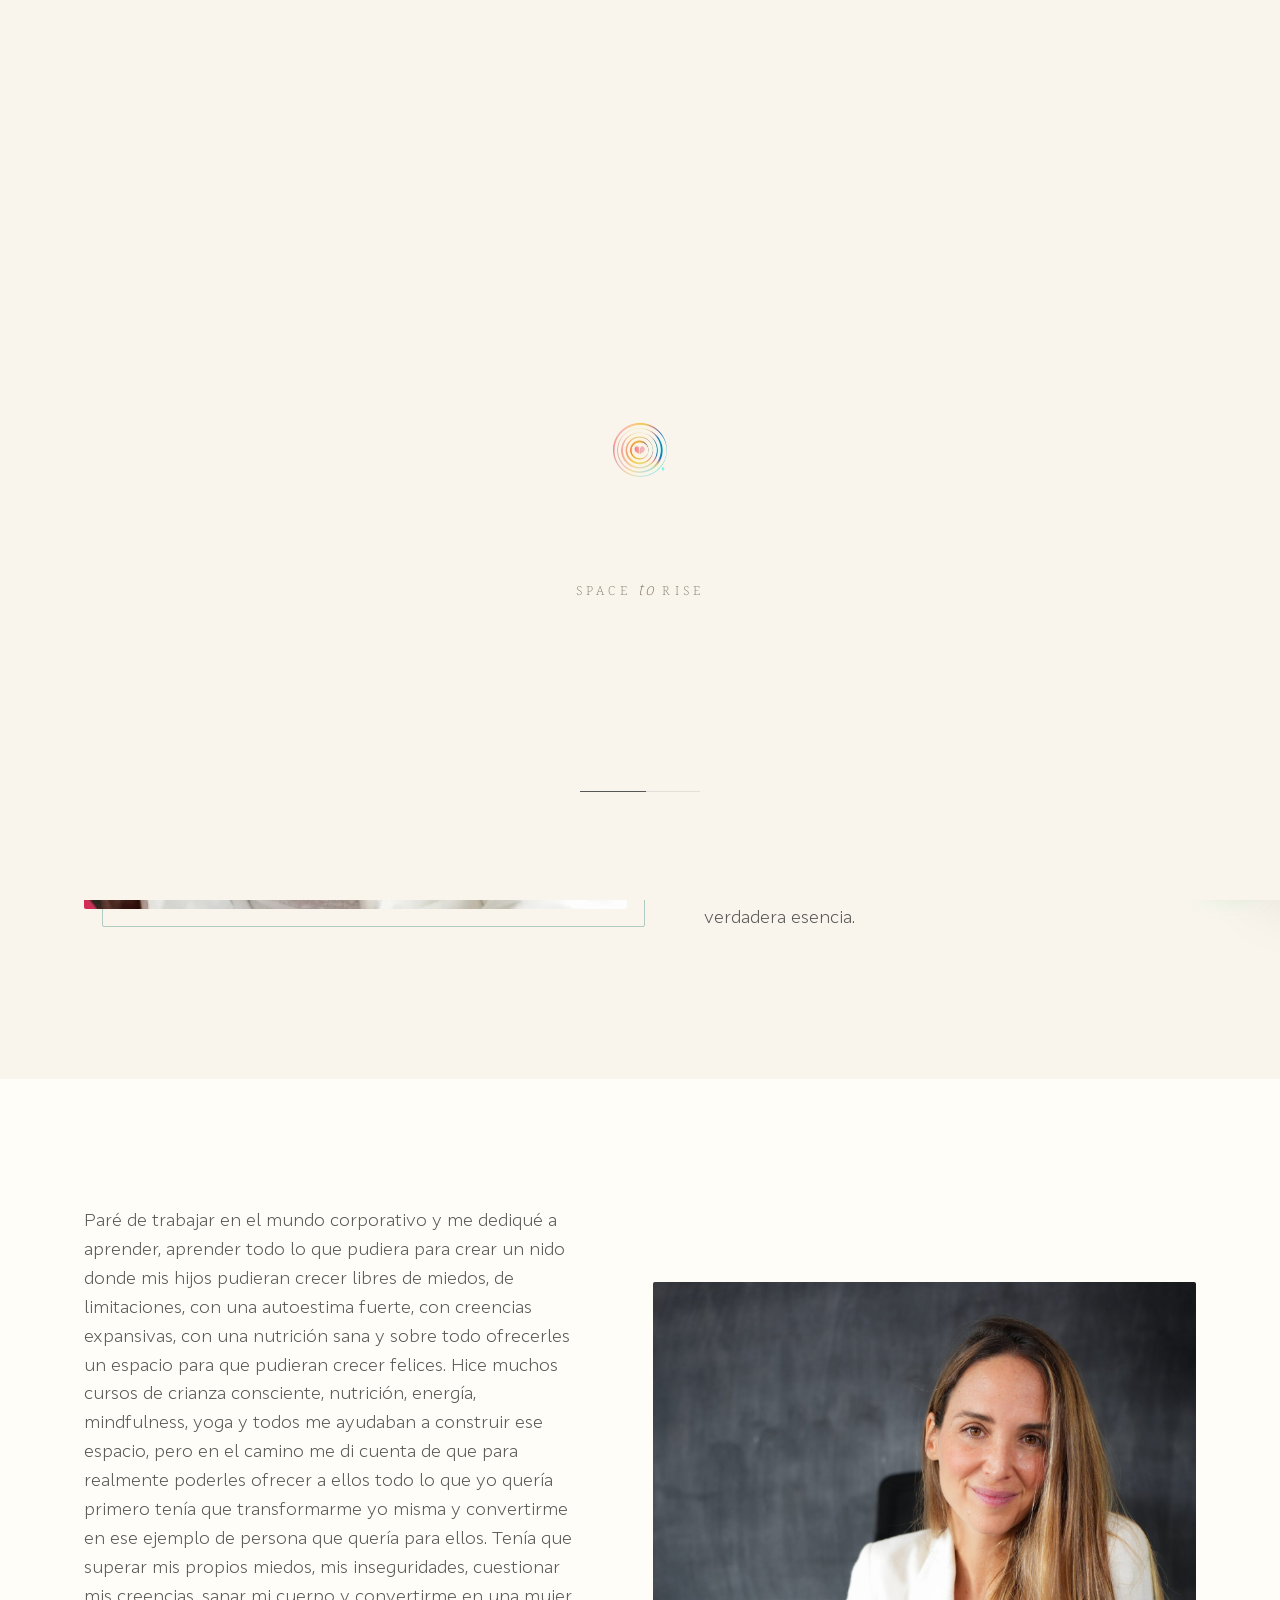
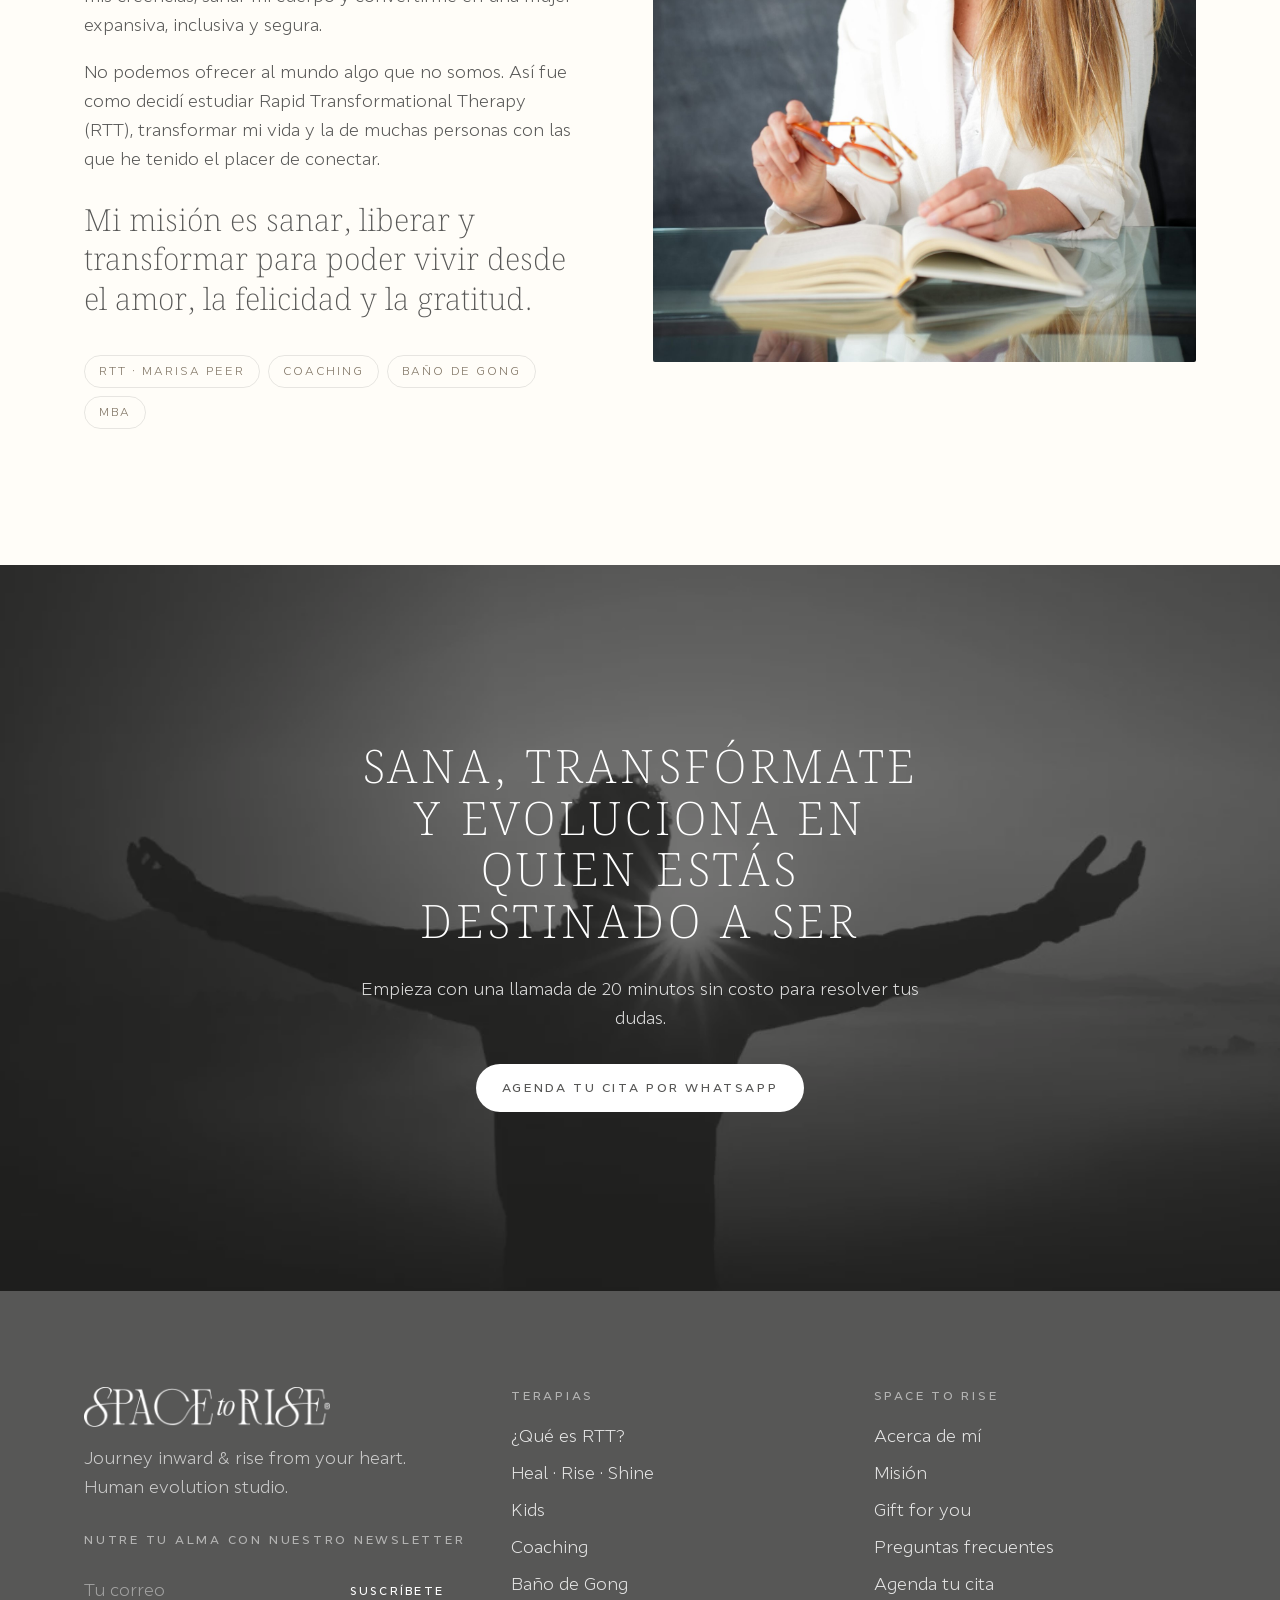
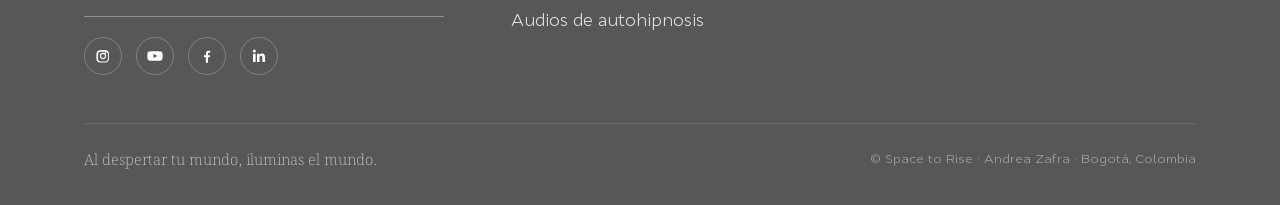
<file: acerca-de-mi/index.html>
<!doctype html>
<html lang="es">
<head>
<meta charset="utf-8">
<meta name="viewport" content="width=device-width, initial-scale=1">
<title>Acerca de mí — Andrea Zafra, terapeuta RTT | Space to Rise</title>
<meta name="description" content="Andrea Zafra: administradora de empresas, MBA, mamá de tres y terapeuta certificada en Rapid Transformational Therapy. Su historia y su misión.">
<link rel="canonical" href="https://spacetorise.com/acerca-de-mi/">
<meta property="og:title" content="Acerca de mí — Andrea Zafra, terapeuta RTT | Space to Rise">
<meta property="og:description" content="Andrea Zafra: administradora de empresas, MBA, mamá de tres y terapeuta certificada en Rapid Transformational Therapy. Su historia y su misión.">
<meta property="og:image" content="https://spacetorise.com/assets/img/Home-Principal-New.jpg">
<meta property="og:type" content="website">
<meta property="og:locale" content="es_CO">
<link rel="icon" href="/favicon.ico" sizes="any">
<link rel="icon" type="image/png" sizes="32x32" href="/assets/img/favicon-32.png">
<link rel="apple-touch-icon" href="/assets/img/favicon-180.png">
<link rel="preconnect" href="https://fonts.googleapis.com"><link rel="preconnect" href="https://fonts.gstatic.com" crossorigin>
<link href="https://fonts.googleapis.com/css2?family=Noto+Serif+Bengali:wght@200;300&display=swap" rel="stylesheet">
<link rel="stylesheet" href="/assets/css/main.css">
<script type="application/ld+json">{"@context":"https://schema.org","@type":"HealthAndBeautyBusiness","name":"Space to Rise","url":"https://spacetorise.com","telephone":"+57 310 750 3359","image":"https://spacetorise.com/assets/img/Home-Principal-New.jpg","description":"Andrea Zafra: administradora de empresas, MBA, mamá de tres y terapeuta certificada en Rapid Transformational Therapy. Su historia y su misión.","founder":{"@type":"Person","name":"Andrea Zafra"},"areaServed":"Colombia","sameAs":["https://www.instagram.com/spacetorise/","https://www.youtube.com/@spacetorise","https://www.facebook.com/profile.php?id=61574483459317","https://www.linkedin.com/in/andrea-zafra-5b5bb09"]}</script>
</head>
<body>
<div class="loader" aria-hidden="true">
  <div class="loader__rings"><span></span><span></span><span></span><span></span><span></span>
    <div class="loader__heart"><img src="/assets/img/Icono_Home.png" alt=""></div>
    <div class="loader__word">Space <em>to</em> Rise</div>
  </div>
  <div class="loader__bar"><i></i></div>
</div>
<div class="veil-page" aria-hidden="true"></div>
<header class="header">
  <div class="wrap">
    <a class="logo" href="/" aria-label="Space to Rise"><img src="/assets/img/LOGO-Color_New.png" alt="Space to Rise"></a>
    <nav class="nav" aria-label="Principal"><a href="/rtt/">RTT</a><a href="/heal-rise-shine/">Heal / Rise / Shine</a><a href="/kids/">Kids</a><a href="/coaching/">Coaching</a><a href="/gong/">Gong</a><a href="/shop/">Shop</a></nav>
    <div class="header__actions">
      <button class="cart-btn" aria-label="Carrito"><svg viewBox="0 0 24 24"><path d="M3 4h2l2.4 11.2a1 1 0 0 0 1 .8h8.8a1 1 0 0 0 1-.8L20 8H6.5"/><circle cx="9.5" cy="20" r="1.2"/><circle cx="17" cy="20" r="1.2"/></svg><span class="count">0</span></button>
      <a class="btn" href="https://wa.me/573107503359?text=Hola!%20Quiero%20reservar%20mi%20cita%20%F0%9F%98%8A" target="_blank" rel="noopener">Agenda tu cita</a>
      <button class="burger" aria-label="Menú" aria-expanded="false"><span></span><span></span></button>
    </div>
  </div>
</header>
<main>

<section style="padding-top:calc(clamp(72px,10vw,140px) + 60px)">
  <div class="wrap split">
    <div class="split__media about-img"><div class="frame"><img src="/assets/img/AdreaZafra.jpg" alt="Andrea Zafra"><div class="veil"></div></div></div>
    <div>
      <p class="eyebrow rv">Acerca de mí</p>
      <h1 class="rv" style="font-size:clamp(2.2rem,5vw,4rem)">Andrea Zafra</h1>
      <p class="lead rv rv-d1" style="margin-top:22px">Dicen que tus hijos son tus grandes maestros y en mi caso lo son. Han despertado en mí una búsqueda constante y una curiosidad insaciable de cómo transformarme en la mejor persona que puedo ser para poderles brindar a ellos el mejor nido y poder ser una luz brillante siempre para iluminar el camino que decidan recorrer.</p>
      <p class="rv rv-d2">Así comenzó mi viaje de descubrimiento, sanación y transformación. Crecí en una familia que me dio muchísimo amor; siguiendo el ejemplo de mi papá, estudié administración de empresas seguido de un MBA en una de las mejores universidades del mundo.</p>
      <p class="rv rv-d2">Me casé con un hombre maravilloso que admiro profundamente y me siento agradecida de tenerlo a mi lado. Empecé mi vida laboral en grandes multinacionales y fundé varios negocios. Mientras, fueron naciendo mis hijos, Jerónimo, Olivia y fue hasta la llegada de Alexa que mi mundo dio un giro, un giro que me reconectó con mi verdadera esencia.</p>
    </div>
  </div>
</section>
<section class="ivory">
  <div class="wrap split flip">
    <div class="split__media"><div class="frame"><img src="/assets/img/Andrea-Zafra-Coach-scaled.jpeg" alt="Andrea Zafra" style="object-position:center 20%"><div class="veil"></div></div></div>
    <div>
      <p class="rv">Paré de trabajar en el mundo corporativo y me dediqué a aprender, aprender todo lo que pudiera para crear un nido donde mis hijos pudieran crecer libres de miedos, de limitaciones, con una autoestima fuerte, con creencias expansivas, con una nutrición sana y sobre todo ofrecerles un espacio para que pudieran crecer felices. Hice muchos cursos de crianza consciente, nutrición, energía, mindfulness, yoga y todos me ayudaban a construir ese espacio, pero en el camino me di cuenta de que para realmente poderles ofrecer a ellos todo lo que yo quería primero tenía que transformarme yo misma y convertirme en ese ejemplo de persona que quería para ellos. Tenía que superar mis propios miedos, mis inseguridades, cuestionar mis creencias, sanar mi cuerpo y convertirme en una mujer expansiva, inclusiva y segura.</p>
      <p class="rv rv-d1">No podemos ofrecer al mundo algo que no somos. Así fue como decidí estudiar Rapid Transformational Therapy (RTT), transformar mi vida y la de muchas personas con las que he tenido el placer de conectar.</p>
      <p class="quote rv rv-d2" style="font-size:clamp(1.3rem,2.4vw,1.9rem);margin-top:28px">Mi misión es sanar, liberar y transformar para poder vivir desde el amor, la felicidad y la gratitud.</p>
      <div class="rv rv-d3" style="margin-top:26px"><span class="pill">RTT · Marisa Peer</span><span class="pill">Coaching</span><span class="pill">Baño de gong</span><span class="pill">MBA</span></div>
    </div>
  </div>
</section>
</main>
<section class="cta">
  <img src="/assets/img/Foto_Home_2.jpg" alt="">
  <div class="wrap">
    <h2 class="rv">Sana, transfórmate y evoluciona en quien estás destinado a ser</h2>
    <p class="rv rv-d1" style="color:rgba(255,255,255,.85);max-width:52ch;margin:0 auto 30px">Empieza con una llamada de 20 minutos sin costo para resolver tus dudas.</p>
    <a class="btn light rv rv-d2" href="https://wa.me/573107503359?text=Hola!%20Quiero%20reservar%20mi%20cita%20%F0%9F%98%8A" target="_blank" rel="noopener">Agenda tu cita por WhatsApp</a>
  </div>
</section>
<footer class="footer">
  <div class="wrap">
    <div class="top">
      <div>
        <a class="logo" href="/"><img src="/assets/img/LOGO-Color_New.png" alt="Space to Rise"></a>
        <p style="margin:18px 0 0;max-width:36ch;color:rgba(255,255,255,.7)">Journey inward &amp; rise from your heart.<br>Human evolution studio.</p>
        <h5 style="margin-top:28px">Nutre tu alma con nuestro newsletter</h5>
        <form class="news" onsubmit="event.preventDefault();window.open('https://wa.me/573107503359?text='+encodeURIComponent('Hola! Quiero suscribirme al newsletter: '+this.querySelector('input').value),'_blank')">
          <input type="email" placeholder="Tu correo" required aria-label="Tu correo"><button type="submit">Suscríbete</button>
        </form>
        <div class="social">
          <a href="https://www.instagram.com/spacetorise/" target="_blank" rel="noopener" aria-label="Instagram"><svg viewBox="0 0 24 24"><path d="M12 7.3a4.7 4.7 0 1 0 0 9.4 4.7 4.7 0 0 0 0-9.4zm0 7.7a3 3 0 1 1 0-6 3 3 0 0 1 0 6zm5-8a1.1 1.1 0 1 1-2.2 0 1.1 1.1 0 0 1 2.2 0zM21 8.6c-.1-1.5-.4-2.8-1.5-3.9S17 3.3 15.4 3.2c-1.6-.1-6.2-.1-7.8 0C6.1 3.3 4.8 3.6 3.7 4.7S2.3 7.1 2.2 8.6c-.1 1.6-.1 6.2 0 7.8.1 1.5.4 2.8 1.5 3.9s2.4 1.4 3.9 1.5c1.6.1 6.2.1 7.8 0 1.5-.1 2.8-.4 3.9-1.5s1.4-2.4 1.5-3.9c.1-1.6.1-6.2 0-7.8zm-2 9.5a3 3 0 0 1-1.7 1.7c-1.2.5-4 .4-5.3.4s-4.1.1-5.3-.4a3 3 0 0 1-1.7-1.7c-.5-1.2-.4-4-.4-5.3s-.1-4.1.4-5.3A3 3 0 0 1 6.7 5.9c1.2-.5 4-.4 5.3-.4s4.1-.1 5.3.4a3 3 0 0 1 1.7 1.7c.5 1.2.4 4 .4 5.3s.1 4.1-.4 5.3z"/></svg></a>
          <a href="https://www.youtube.com/@spacetorise" target="_blank" rel="noopener" aria-label="YouTube"><svg viewBox="0 0 24 24"><path d="M23 7.2a2.9 2.9 0 0 0-2-2C19.2 4.7 12 4.7 12 4.7s-7.2 0-9 .5a2.9 2.9 0 0 0-2 2C.5 9 .5 12 .5 12s0 3 .5 4.8a2.9 2.9 0 0 0 2 2c1.8.5 9 .5 9 .5s7.2 0 9-.5a2.9 2.9 0 0 0 2-2c.5-1.8.5-4.8.5-4.8s0-3-.5-4.8zM9.7 15V9l6 3-6 3z"/></svg></a>
          <a href="https://www.facebook.com/profile.php?id=61574483459317" target="_blank" rel="noopener" aria-label="Facebook"><svg viewBox="0 0 24 24"><path d="M13.5 22v-8h2.7l.4-3.2h-3.1V8.8c0-.9.3-1.6 1.6-1.6h1.7V4.4c-.3 0-1.3-.1-2.4-.1-2.4 0-4.1 1.5-4.1 4.2v2.3H7.5V14h2.8v8h3.2z"/></svg></a>
          <a href="https://www.linkedin.com/in/andrea-zafra-5b5bb09" target="_blank" rel="noopener" aria-label="LinkedIn"><svg viewBox="0 0 24 24"><path d="M6.9 21H3V8.5h3.9V21zM4.9 6.8a2.3 2.3 0 1 1 0-4.6 2.3 2.3 0 0 1 0 4.6zM21 21h-3.9v-6.1c0-1.5 0-3.3-2-3.3s-2.3 1.6-2.3 3.2V21H9V8.5h3.7v1.7h.1c.5-1 1.8-2 3.7-2 3.9 0 4.6 2.6 4.6 5.9V21z"/></svg></a>
        </div>
      </div>
      <div>
        <h5>Terapias</h5>
        <ul><li><a href="/rtt/">¿Qué es RTT?</a></li><li><a href="/heal-rise-shine/">Heal · Rise · Shine</a></li><li><a href="/kids/">Kids</a></li><li><a href="/coaching/">Coaching</a></li><li><a href="/gong/">Baño de Gong</a></li><li><a href="/shop/">Audios de autohipnosis</a></li></ul>
      </div>
      <div>
        <h5>Space to Rise</h5>
        <ul><li><a href="/acerca-de-mi/">Acerca de mí</a></li><li><a href="/mision/">Misión</a></li><li><a href="/gif-for-you/">Gift for you</a></li><li><a href="/preguntas-frecuentes/">Preguntas frecuentes</a></li><li><a href="https://wa.me/573107503359?text=Hola!%20Quiero%20reservar%20mi%20cita%20%F0%9F%98%8A" target="_blank" rel="noopener">Agenda tu cita</a></li></ul>
      </div>
    </div>
    <div class="bottom">
      <span class="serif">Al despertar tu mundo, iluminas el mundo.</span>
      <span>© Space to Rise · Andrea Zafra · Bogotá, Colombia</span>
    </div>
  </div>
</footer>

<a class="wa" href="https://wa.me/573107503359?text=Hola!%20Quiero%20reservar%20mi%20cita%20%F0%9F%98%8A" target="_blank" rel="noopener" aria-label="Escríbenos por WhatsApp"><span class="ico"><svg viewBox="0 0 24 24"><path d="M17.5 14.4c-.3-.1-1.8-.9-2-1-.3-.1-.5-.1-.7.1-.2.3-.8 1-.9 1.2-.2.2-.3.2-.6.1-.3-.1-1.3-.5-2.4-1.5-.9-.8-1.5-1.8-1.7-2.1-.2-.3 0-.5.1-.6l.4-.5.3-.5c.1-.2 0-.4 0-.5L9.1 6.9c-.2-.6-.5-.5-.7-.5h-.6c-.2 0-.5.1-.8.4-.3.3-1 1-1 2.5s1.1 2.9 1.2 3.1c.1.2 2.1 3.2 5.1 4.5.7.3 1.3.5 1.7.6.7.2 1.4.2 1.9.1.6-.1 1.8-.7 2-1.4.2-.7.2-1.3.2-1.4-.1-.2-.3-.3-.6-.4zM12 2a10 10 0 0 0-8.6 15.1L2 22l5-1.3A10 10 0 1 0 12 2zm0 18.2c-1.5 0-3-.4-4.3-1.2l-.3-.2-3 .8.8-2.9-.2-.3A8.2 8.2 0 1 1 12 20.2z"/></svg></span><span class="txt">Agenda tu cita</span></a>

<div class="scrim"></div>
<aside class="drawer" aria-label="Carrito">
  <div class="drawer__head"><h3>Tu carrito</h3><button class="drawer__close btn ghost" style="padding:8px 16px">Cerrar</button></div>
  <div class="drawer__items"></div>
  <div class="drawer__foot">
    <div class="drawer__total"><span>Total</span><b></b></div>
    <button class="btn">Finalizar pedido por WhatsApp</button>
    <small>Te confirmamos el pago (Nequi, transferencia o tarjeta) y recibes tus audios en tu correo.</small>
  </div>
</aside>
<div class="modal" role="dialog" aria-modal="true"><div class="modal__box" style="position:relative"><button class="modal__close" aria-label="Cerrar"></button><div class="modal__img"></div><div class="modal__body"></div></div></div>

<script src="/assets/js/main.js"></script>
<script src="/assets/js/shop.js"></script>
</body>
</html>
</file>
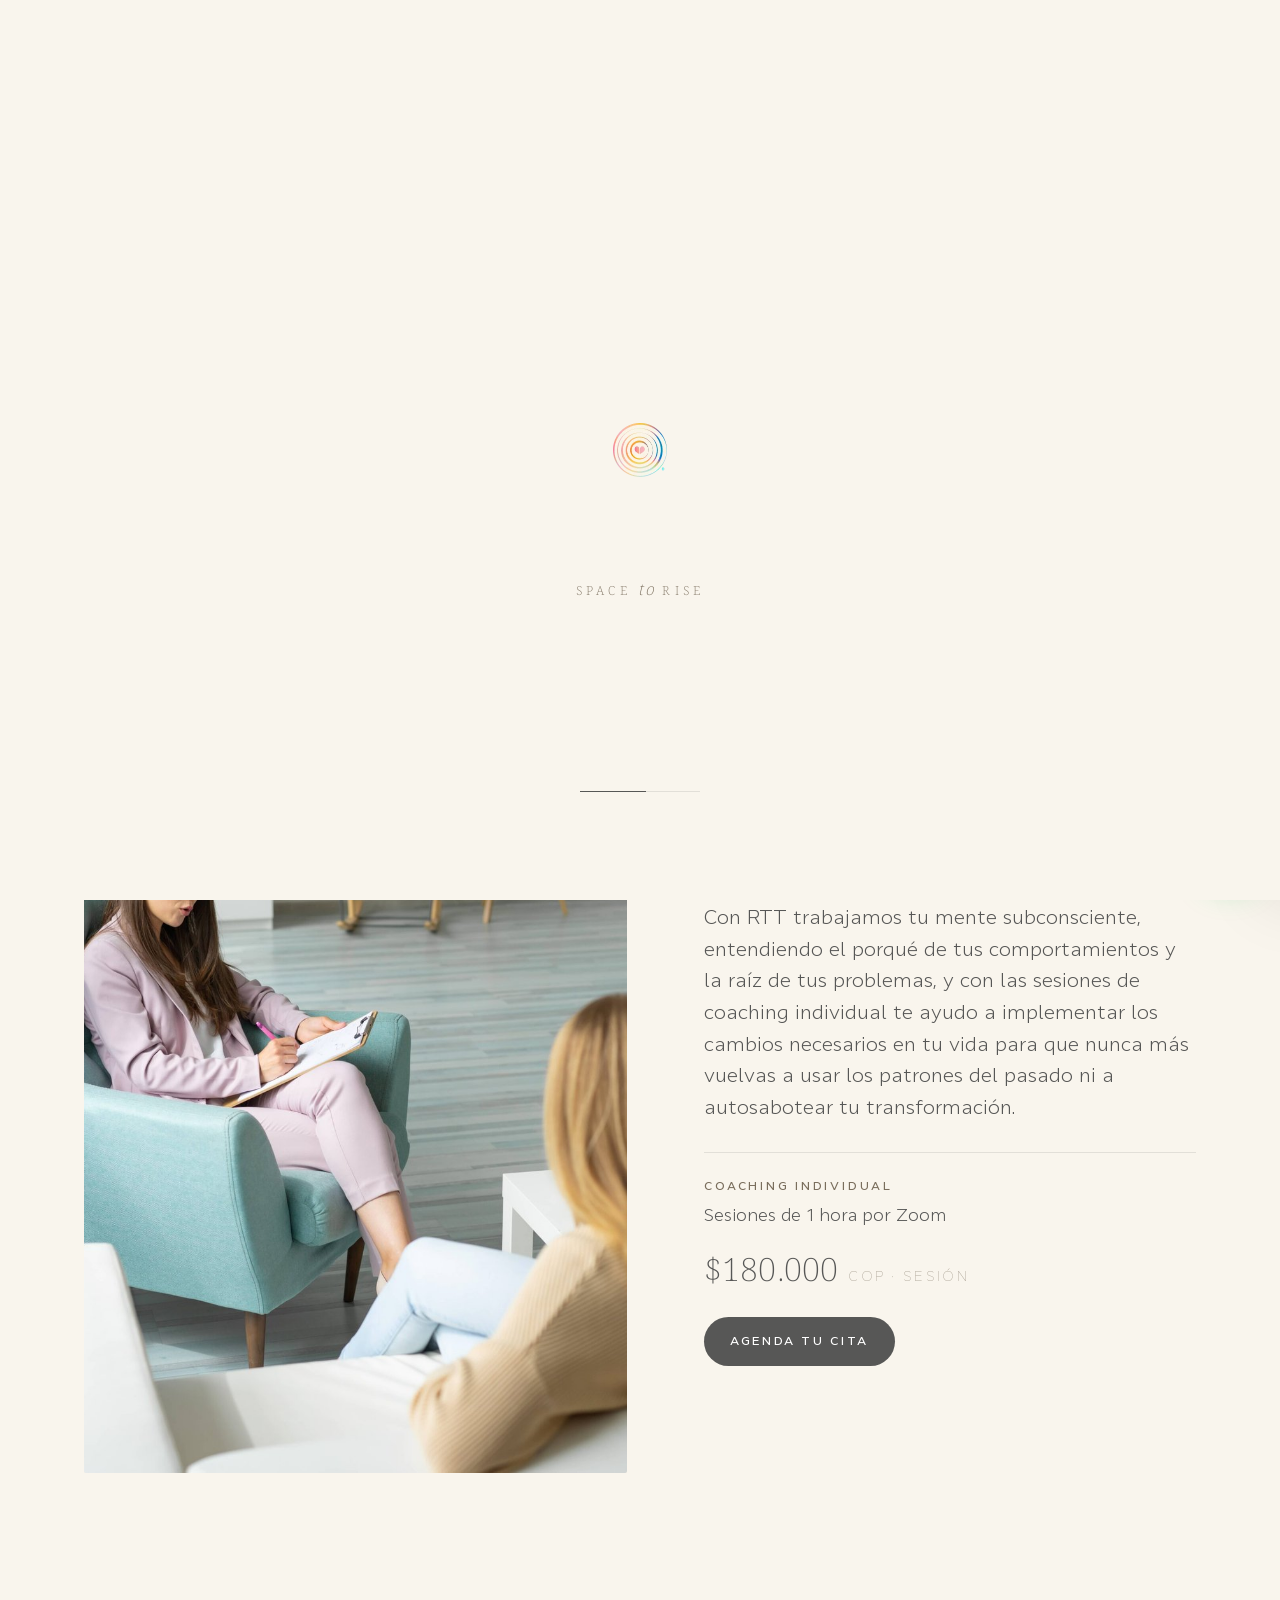
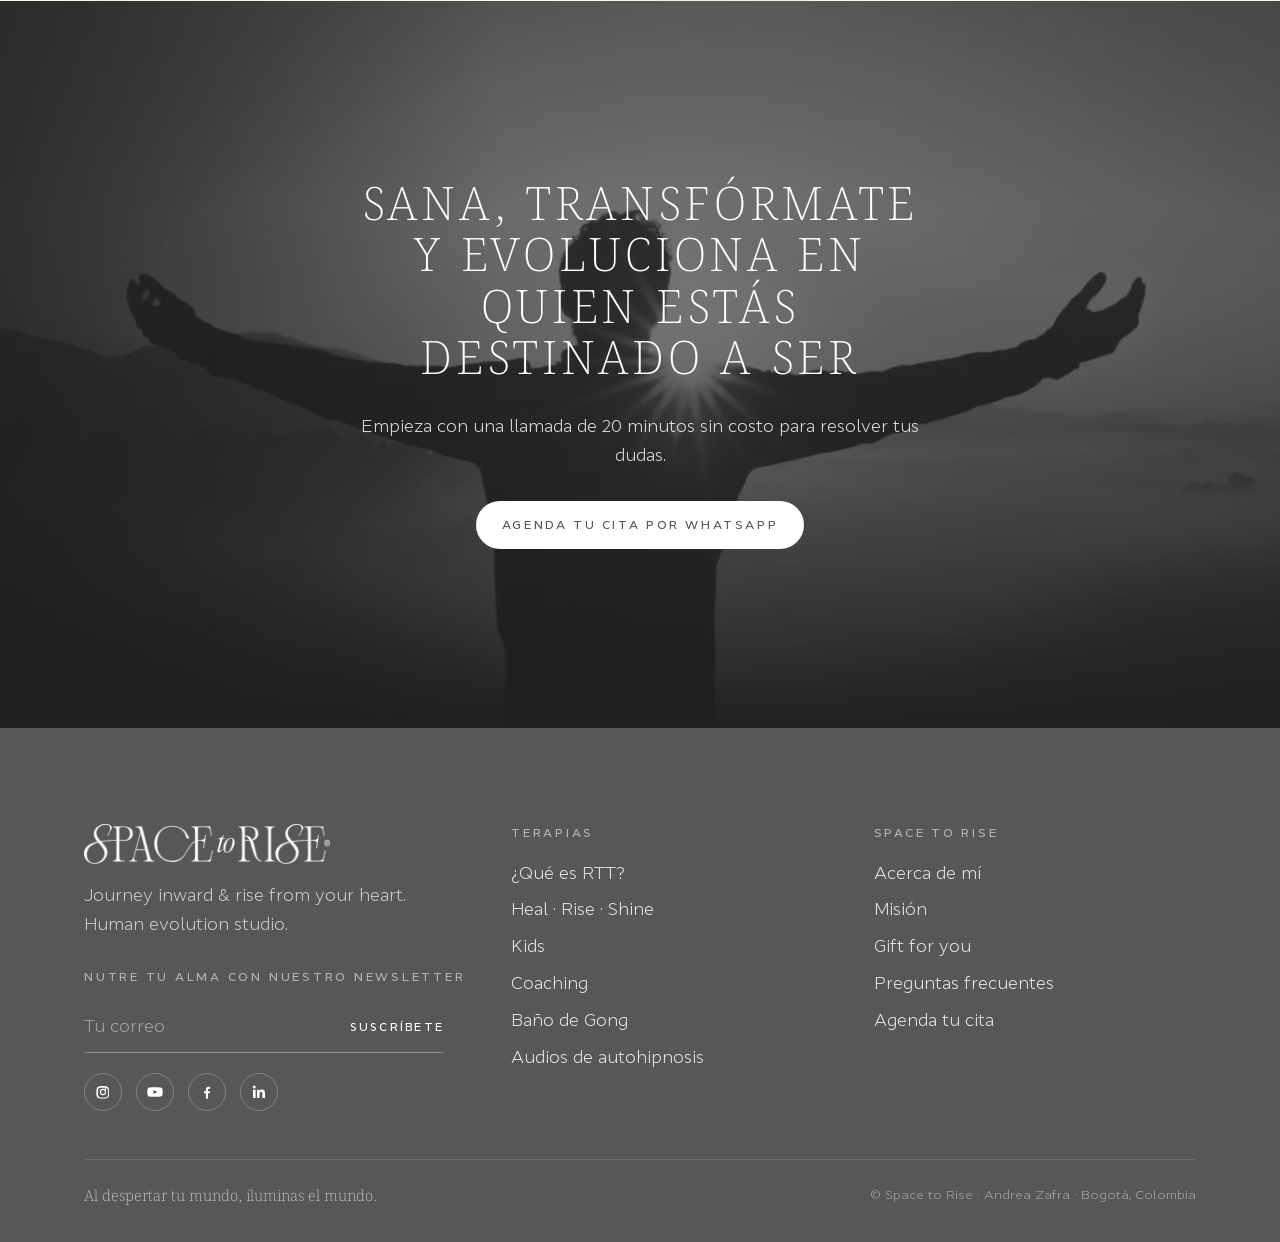
<file: coaching/index.html>
<!doctype html>
<html lang="es">
<head>
<meta charset="utf-8">
<meta name="viewport" content="width=device-width, initial-scale=1">
<title>Coaching individual + RTT — ¡Combina lo mejor de ambos mundos! | Space to Rise</title>
<meta name="description" content="Sesiones de coaching individual de 1 hora por Zoom para implementar los cambios que descubriste con RTT y no volver a los patrones del pasado.">
<link rel="canonical" href="https://spacetorise.com/coaching/">
<meta property="og:title" content="Coaching individual + RTT — ¡Combina lo mejor de ambos mundos! | Space to Rise">
<meta property="og:description" content="Sesiones de coaching individual de 1 hora por Zoom para implementar los cambios que descubriste con RTT y no volver a los patrones del pasado.">
<meta property="og:image" content="https://spacetorise.com/assets/img/Home-Principal-New.jpg">
<meta property="og:type" content="website">
<meta property="og:locale" content="es_CO">
<link rel="icon" href="/favicon.ico" sizes="any">
<link rel="icon" type="image/png" sizes="32x32" href="/assets/img/favicon-32.png">
<link rel="apple-touch-icon" href="/assets/img/favicon-180.png">
<link rel="preconnect" href="https://fonts.googleapis.com"><link rel="preconnect" href="https://fonts.gstatic.com" crossorigin>
<link href="https://fonts.googleapis.com/css2?family=Noto+Serif+Bengali:wght@200;300&display=swap" rel="stylesheet">
<link rel="stylesheet" href="/assets/css/main.css">
<script type="application/ld+json">{"@context":"https://schema.org","@type":"HealthAndBeautyBusiness","name":"Space to Rise","url":"https://spacetorise.com","telephone":"+57 310 750 3359","image":"https://spacetorise.com/assets/img/Home-Principal-New.jpg","description":"Sesiones de coaching individual de 1 hora por Zoom para implementar los cambios que descubriste con RTT y no volver a los patrones del pasado.","founder":{"@type":"Person","name":"Andrea Zafra"},"areaServed":"Colombia","sameAs":["https://www.instagram.com/spacetorise/","https://www.youtube.com/@spacetorise","https://www.facebook.com/profile.php?id=61574483459317","https://www.linkedin.com/in/andrea-zafra-5b5bb09"]}</script>
</head>
<body>
<div class="loader" aria-hidden="true">
  <div class="loader__rings"><span></span><span></span><span></span><span></span><span></span>
    <div class="loader__heart"><img src="/assets/img/Icono_Home.png" alt=""></div>
    <div class="loader__word">Space <em>to</em> Rise</div>
  </div>
  <div class="loader__bar"><i></i></div>
</div>
<div class="veil-page" aria-hidden="true"></div>
<header class="header on-dark">
  <div class="wrap">
    <a class="logo" href="/" aria-label="Space to Rise"><img src="/assets/img/LOGO-Color_New.png" alt="Space to Rise"></a>
    <nav class="nav" aria-label="Principal"><a href="/rtt/">RTT</a><a href="/heal-rise-shine/">Heal / Rise / Shine</a><a href="/kids/">Kids</a><a href="/coaching/">Coaching</a><a href="/gong/">Gong</a><a href="/shop/">Shop</a></nav>
    <div class="header__actions">
      <button class="cart-btn" aria-label="Carrito"><svg viewBox="0 0 24 24"><path d="M3 4h2l2.4 11.2a1 1 0 0 0 1 .8h8.8a1 1 0 0 0 1-.8L20 8H6.5"/><circle cx="9.5" cy="20" r="1.2"/><circle cx="17" cy="20" r="1.2"/></svg><span class="count">0</span></button>
      <a class="btn" href="https://wa.me/573107503359?text=Hola!%20Quiero%20reservar%20mi%20cita%20%F0%9F%98%8A" target="_blank" rel="noopener">Agenda tu cita</a>
      <button class="burger" aria-label="Menú" aria-expanded="false"><span></span><span></span></button>
    </div>
  </div>
</header>
<main>
<section class="hero short">
  <div class="hero__media"><div class="hero__reveal" style="position:absolute;inset:0"><img src="/assets/img/image.jpg" alt="" style="object-position:center 40%" fetchpriority="high"></div></div>
  <div class="wrap">
    <h1 class="breathe-in">Coaching</h1>
    <p class="rv rv-d2">¡Combina lo mejor de ambos mundos!</p>
    <a class="btn light rv rv-d3" href="https://wa.me/573107503359?text=Hola!%20Quiero%20reservar%20mi%20cita%20%F0%9F%98%8A" target="_blank" rel="noopener">Agenda tu cita</a>
  </div>
  <div class="hero__scroll" aria-hidden="true"><span>Respira</span><i></i></div>
</section>
<section>
  <div class="wrap split">
    <div class="split__media"><div class="frame"><img src="/assets/img/Nueva-Foto-Coaching-scaled.jpg" alt=""><div class="veil"></div></div></div>
    <div>
      <p class="lead rv">Con RTT trabajamos tu mente subconsciente, entendiendo el porqué de tus comportamientos y la raíz de tus problemas, y con las sesiones de coaching individual te ayudo a implementar los cambios necesarios en tu vida para que nunca más vuelvas a usar los patrones del pasado ni a autosabotear tu transformación.</p>
      <div class="rv rv-d1" style="margin-top:28px;padding-top:24px;border-top:1px solid var(--line)">
        <p class="caps" style="color:var(--taupe);margin-bottom:6px">Coaching individual</p>
        <p style="margin:0">Sesiones de 1 hora por Zoom</p>
        <div class="price">$180.000<small>COP · sesión</small></div>
        <a class="btn" href="https://wa.me/573107503359?text=Hola!%20Quiero%20reservar%20mi%20cita%20%F0%9F%98%8A" target="_blank" rel="noopener">Agenda tu cita</a>
      </div>
    </div>
  </div>
</section>
</main>
<section class="cta">
  <img src="/assets/img/Foto_Home_2.jpg" alt="">
  <div class="wrap">
    <h2 class="rv">Sana, transfórmate y evoluciona en quien estás destinado a ser</h2>
    <p class="rv rv-d1" style="color:rgba(255,255,255,.85);max-width:52ch;margin:0 auto 30px">Empieza con una llamada de 20 minutos sin costo para resolver tus dudas.</p>
    <a class="btn light rv rv-d2" href="https://wa.me/573107503359?text=Hola!%20Quiero%20reservar%20mi%20cita%20%F0%9F%98%8A" target="_blank" rel="noopener">Agenda tu cita por WhatsApp</a>
  </div>
</section>
<footer class="footer">
  <div class="wrap">
    <div class="top">
      <div>
        <a class="logo" href="/"><img src="/assets/img/LOGO-Color_New.png" alt="Space to Rise"></a>
        <p style="margin:18px 0 0;max-width:36ch;color:rgba(255,255,255,.7)">Journey inward &amp; rise from your heart.<br>Human evolution studio.</p>
        <h5 style="margin-top:28px">Nutre tu alma con nuestro newsletter</h5>
        <form class="news" onsubmit="event.preventDefault();window.open('https://wa.me/573107503359?text='+encodeURIComponent('Hola! Quiero suscribirme al newsletter: '+this.querySelector('input').value),'_blank')">
          <input type="email" placeholder="Tu correo" required aria-label="Tu correo"><button type="submit">Suscríbete</button>
        </form>
        <div class="social">
          <a href="https://www.instagram.com/spacetorise/" target="_blank" rel="noopener" aria-label="Instagram"><svg viewBox="0 0 24 24"><path d="M12 7.3a4.7 4.7 0 1 0 0 9.4 4.7 4.7 0 0 0 0-9.4zm0 7.7a3 3 0 1 1 0-6 3 3 0 0 1 0 6zm5-8a1.1 1.1 0 1 1-2.2 0 1.1 1.1 0 0 1 2.2 0zM21 8.6c-.1-1.5-.4-2.8-1.5-3.9S17 3.3 15.4 3.2c-1.6-.1-6.2-.1-7.8 0C6.1 3.3 4.8 3.6 3.7 4.7S2.3 7.1 2.2 8.6c-.1 1.6-.1 6.2 0 7.8.1 1.5.4 2.8 1.5 3.9s2.4 1.4 3.9 1.5c1.6.1 6.2.1 7.8 0 1.5-.1 2.8-.4 3.9-1.5s1.4-2.4 1.5-3.9c.1-1.6.1-6.2 0-7.8zm-2 9.5a3 3 0 0 1-1.7 1.7c-1.2.5-4 .4-5.3.4s-4.1.1-5.3-.4a3 3 0 0 1-1.7-1.7c-.5-1.2-.4-4-.4-5.3s-.1-4.1.4-5.3A3 3 0 0 1 6.7 5.9c1.2-.5 4-.4 5.3-.4s4.1-.1 5.3.4a3 3 0 0 1 1.7 1.7c.5 1.2.4 4 .4 5.3s.1 4.1-.4 5.3z"/></svg></a>
          <a href="https://www.youtube.com/@spacetorise" target="_blank" rel="noopener" aria-label="YouTube"><svg viewBox="0 0 24 24"><path d="M23 7.2a2.9 2.9 0 0 0-2-2C19.2 4.7 12 4.7 12 4.7s-7.2 0-9 .5a2.9 2.9 0 0 0-2 2C.5 9 .5 12 .5 12s0 3 .5 4.8a2.9 2.9 0 0 0 2 2c1.8.5 9 .5 9 .5s7.2 0 9-.5a2.9 2.9 0 0 0 2-2c.5-1.8.5-4.8.5-4.8s0-3-.5-4.8zM9.7 15V9l6 3-6 3z"/></svg></a>
          <a href="https://www.facebook.com/profile.php?id=61574483459317" target="_blank" rel="noopener" aria-label="Facebook"><svg viewBox="0 0 24 24"><path d="M13.5 22v-8h2.7l.4-3.2h-3.1V8.8c0-.9.3-1.6 1.6-1.6h1.7V4.4c-.3 0-1.3-.1-2.4-.1-2.4 0-4.1 1.5-4.1 4.2v2.3H7.5V14h2.8v8h3.2z"/></svg></a>
          <a href="https://www.linkedin.com/in/andrea-zafra-5b5bb09" target="_blank" rel="noopener" aria-label="LinkedIn"><svg viewBox="0 0 24 24"><path d="M6.9 21H3V8.5h3.9V21zM4.9 6.8a2.3 2.3 0 1 1 0-4.6 2.3 2.3 0 0 1 0 4.6zM21 21h-3.9v-6.1c0-1.5 0-3.3-2-3.3s-2.3 1.6-2.3 3.2V21H9V8.5h3.7v1.7h.1c.5-1 1.8-2 3.7-2 3.9 0 4.6 2.6 4.6 5.9V21z"/></svg></a>
        </div>
      </div>
      <div>
        <h5>Terapias</h5>
        <ul><li><a href="/rtt/">¿Qué es RTT?</a></li><li><a href="/heal-rise-shine/">Heal · Rise · Shine</a></li><li><a href="/kids/">Kids</a></li><li><a href="/coaching/">Coaching</a></li><li><a href="/gong/">Baño de Gong</a></li><li><a href="/shop/">Audios de autohipnosis</a></li></ul>
      </div>
      <div>
        <h5>Space to Rise</h5>
        <ul><li><a href="/acerca-de-mi/">Acerca de mí</a></li><li><a href="/mision/">Misión</a></li><li><a href="/gif-for-you/">Gift for you</a></li><li><a href="/preguntas-frecuentes/">Preguntas frecuentes</a></li><li><a href="https://wa.me/573107503359?text=Hola!%20Quiero%20reservar%20mi%20cita%20%F0%9F%98%8A" target="_blank" rel="noopener">Agenda tu cita</a></li></ul>
      </div>
    </div>
    <div class="bottom">
      <span class="serif">Al despertar tu mundo, iluminas el mundo.</span>
      <span>© Space to Rise · Andrea Zafra · Bogotá, Colombia</span>
    </div>
  </div>
</footer>

<a class="wa" href="https://wa.me/573107503359?text=Hola!%20Quiero%20reservar%20mi%20cita%20%F0%9F%98%8A" target="_blank" rel="noopener" aria-label="Escríbenos por WhatsApp"><span class="ico"><svg viewBox="0 0 24 24"><path d="M17.5 14.4c-.3-.1-1.8-.9-2-1-.3-.1-.5-.1-.7.1-.2.3-.8 1-.9 1.2-.2.2-.3.2-.6.1-.3-.1-1.3-.5-2.4-1.5-.9-.8-1.5-1.8-1.7-2.1-.2-.3 0-.5.1-.6l.4-.5.3-.5c.1-.2 0-.4 0-.5L9.1 6.9c-.2-.6-.5-.5-.7-.5h-.6c-.2 0-.5.1-.8.4-.3.3-1 1-1 2.5s1.1 2.9 1.2 3.1c.1.2 2.1 3.2 5.1 4.5.7.3 1.3.5 1.7.6.7.2 1.4.2 1.9.1.6-.1 1.8-.7 2-1.4.2-.7.2-1.3.2-1.4-.1-.2-.3-.3-.6-.4zM12 2a10 10 0 0 0-8.6 15.1L2 22l5-1.3A10 10 0 1 0 12 2zm0 18.2c-1.5 0-3-.4-4.3-1.2l-.3-.2-3 .8.8-2.9-.2-.3A8.2 8.2 0 1 1 12 20.2z"/></svg></span><span class="txt">Agenda tu cita</span></a>

<div class="scrim"></div>
<aside class="drawer" aria-label="Carrito">
  <div class="drawer__head"><h3>Tu carrito</h3><button class="drawer__close btn ghost" style="padding:8px 16px">Cerrar</button></div>
  <div class="drawer__items"></div>
  <div class="drawer__foot">
    <div class="drawer__total"><span>Total</span><b></b></div>
    <button class="btn">Finalizar pedido por WhatsApp</button>
    <small>Te confirmamos el pago (Nequi, transferencia o tarjeta) y recibes tus audios en tu correo.</small>
  </div>
</aside>
<div class="modal" role="dialog" aria-modal="true"><div class="modal__box" style="position:relative"><button class="modal__close" aria-label="Cerrar"></button><div class="modal__img"></div><div class="modal__body"></div></div></div>

<script src="/assets/js/main.js"></script>
<script src="/assets/js/shop.js"></script>
</body>
</html>
</file>
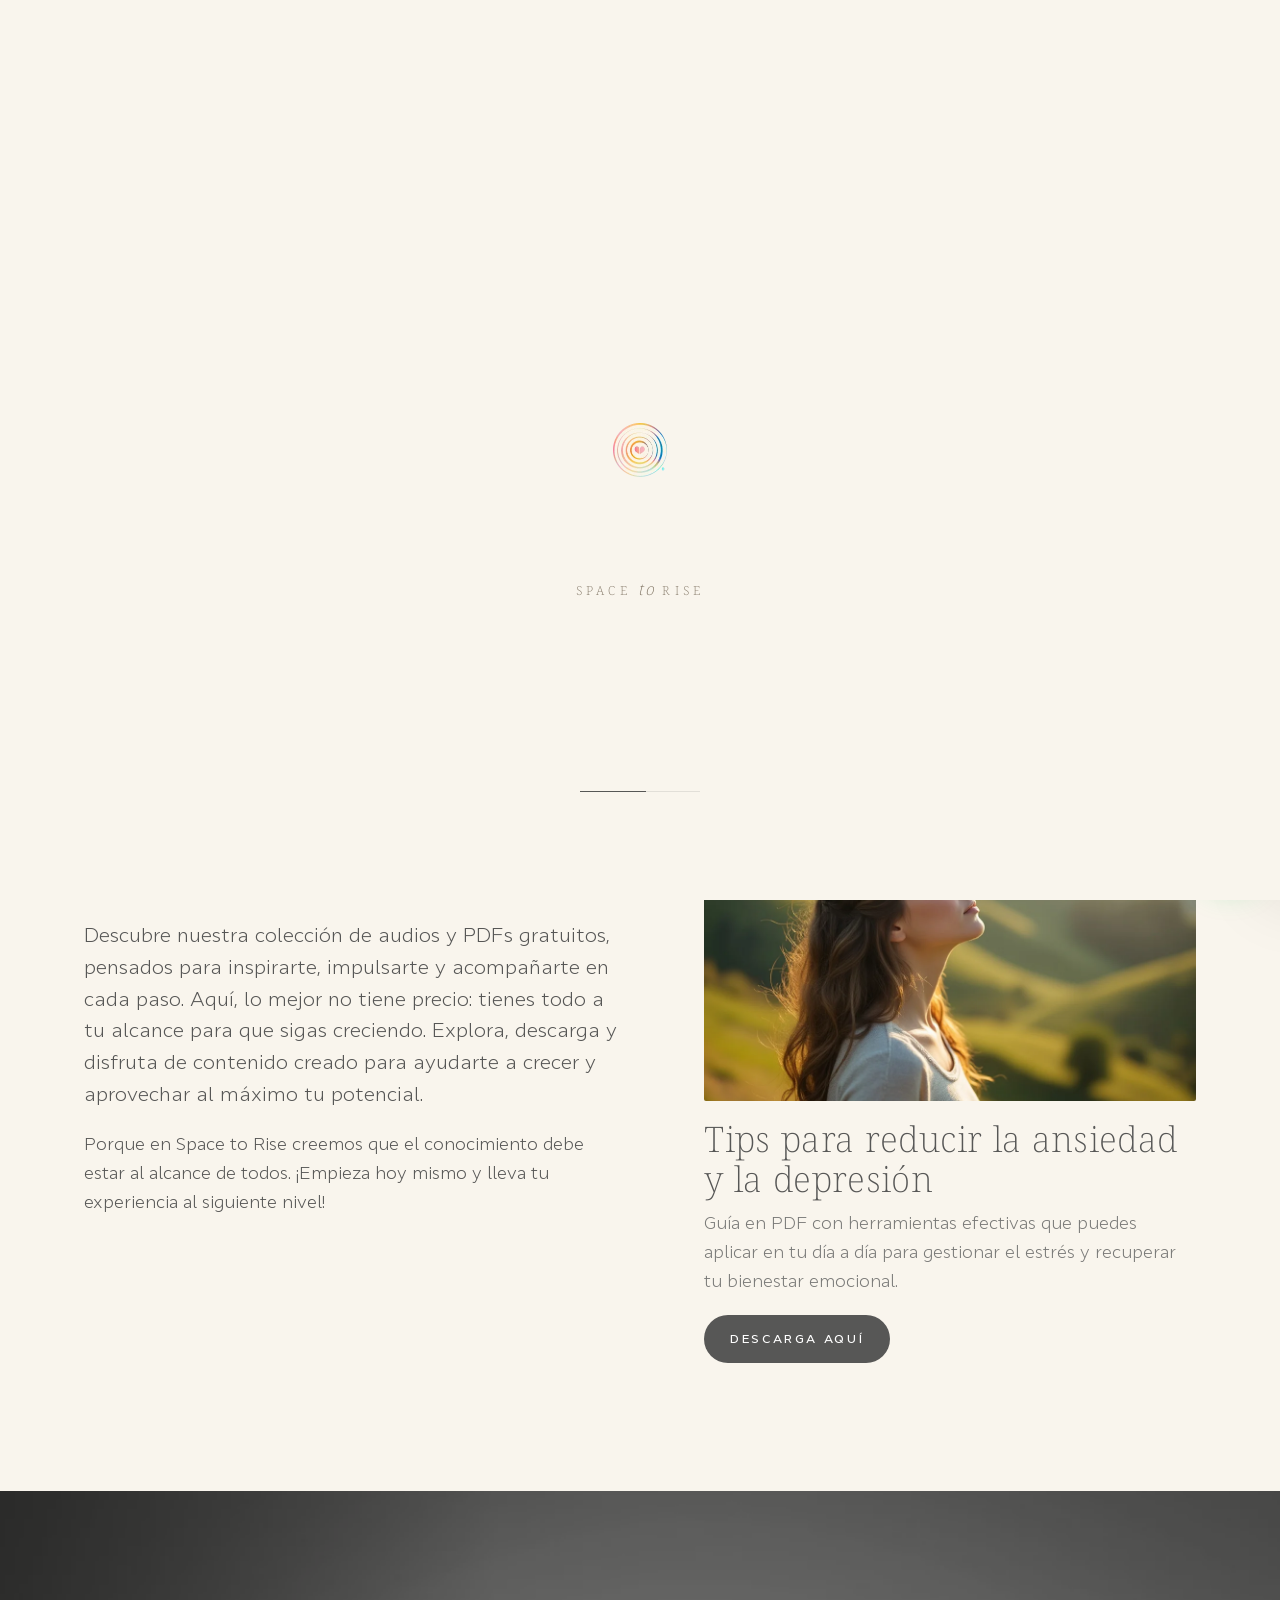
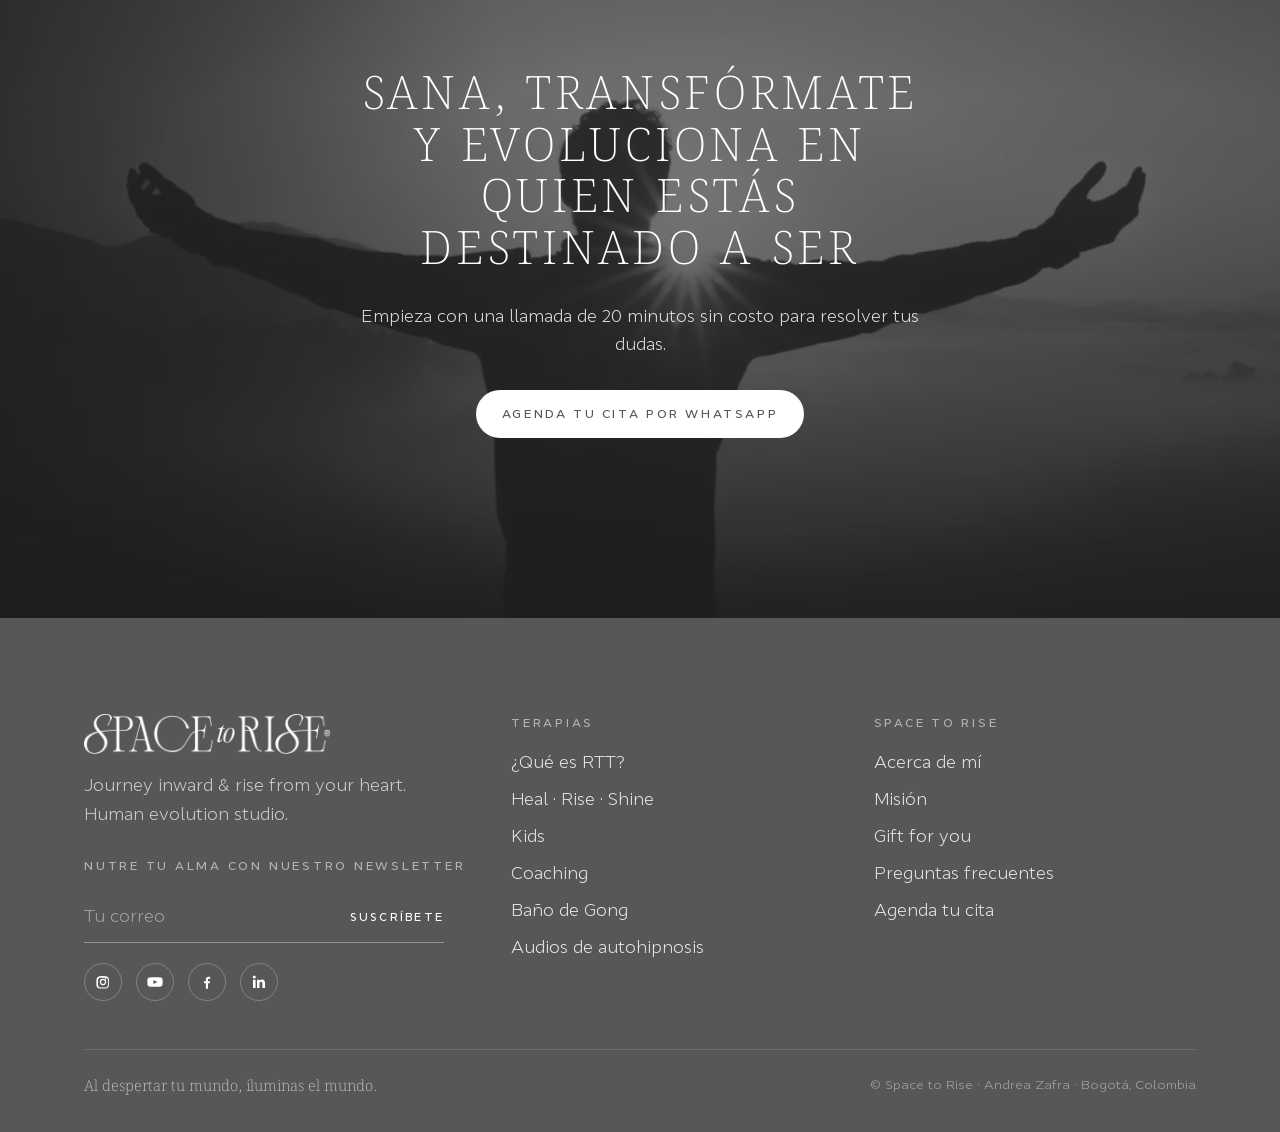
<file: gif-for-you/index.html>
<!doctype html>
<html lang="es">
<head>
<meta charset="utf-8">
<meta name="viewport" content="width=device-width, initial-scale=1">
<title>Gift for you — Recursos gratuitos | Space to Rise</title>
<meta name="description" content="Audios y PDFs gratuitos para inspirarte y acompañarte: descarga los tips para reducir la ansiedad y la depresión.">
<link rel="canonical" href="https://spacetorise.com/gif-for-you/">
<meta property="og:title" content="Gift for you — Recursos gratuitos | Space to Rise">
<meta property="og:description" content="Audios y PDFs gratuitos para inspirarte y acompañarte: descarga los tips para reducir la ansiedad y la depresión.">
<meta property="og:image" content="https://spacetorise.com/assets/img/Home-Principal-New.jpg">
<meta property="og:type" content="website">
<meta property="og:locale" content="es_CO">
<link rel="icon" href="/favicon.ico" sizes="any">
<link rel="icon" type="image/png" sizes="32x32" href="/assets/img/favicon-32.png">
<link rel="apple-touch-icon" href="/assets/img/favicon-180.png">
<link rel="preconnect" href="https://fonts.googleapis.com"><link rel="preconnect" href="https://fonts.gstatic.com" crossorigin>
<link href="https://fonts.googleapis.com/css2?family=Noto+Serif+Bengali:wght@200;300&display=swap" rel="stylesheet">
<link rel="stylesheet" href="/assets/css/main.css">
<script type="application/ld+json">{"@context":"https://schema.org","@type":"HealthAndBeautyBusiness","name":"Space to Rise","url":"https://spacetorise.com","telephone":"+57 310 750 3359","image":"https://spacetorise.com/assets/img/Home-Principal-New.jpg","description":"Audios y PDFs gratuitos para inspirarte y acompañarte: descarga los tips para reducir la ansiedad y la depresión.","founder":{"@type":"Person","name":"Andrea Zafra"},"areaServed":"Colombia","sameAs":["https://www.instagram.com/spacetorise/","https://www.youtube.com/@spacetorise","https://www.facebook.com/profile.php?id=61574483459317","https://www.linkedin.com/in/andrea-zafra-5b5bb09"]}</script>
</head>
<body>
<div class="loader" aria-hidden="true">
  <div class="loader__rings"><span></span><span></span><span></span><span></span><span></span>
    <div class="loader__heart"><img src="/assets/img/Icono_Home.png" alt=""></div>
    <div class="loader__word">Space <em>to</em> Rise</div>
  </div>
  <div class="loader__bar"><i></i></div>
</div>
<div class="veil-page" aria-hidden="true"></div>
<header class="header on-dark">
  <div class="wrap">
    <a class="logo" href="/" aria-label="Space to Rise"><img src="/assets/img/LOGO-Color_New.png" alt="Space to Rise"></a>
    <nav class="nav" aria-label="Principal"><a href="/rtt/">RTT</a><a href="/heal-rise-shine/">Heal / Rise / Shine</a><a href="/kids/">Kids</a><a href="/coaching/">Coaching</a><a href="/gong/">Gong</a><a href="/shop/">Shop</a></nav>
    <div class="header__actions">
      <button class="cart-btn" aria-label="Carrito"><svg viewBox="0 0 24 24"><path d="M3 4h2l2.4 11.2a1 1 0 0 0 1 .8h8.8a1 1 0 0 0 1-.8L20 8H6.5"/><circle cx="9.5" cy="20" r="1.2"/><circle cx="17" cy="20" r="1.2"/></svg><span class="count">0</span></button>
      <a class="btn" href="https://wa.me/573107503359?text=Hola!%20Quiero%20reservar%20mi%20cita%20%F0%9F%98%8A" target="_blank" rel="noopener">Agenda tu cita</a>
      <button class="burger" aria-label="Menú" aria-expanded="false"><span></span><span></span></button>
    </div>
  </div>
</header>
<main>
<section class="hero short">
  <div class="hero__media"><div class="hero__reveal" style="position:absolute;inset:0"><img src="/assets/img/Ansiedad-y-Depresion.jpg" alt="" style="object-position:center 30%" fetchpriority="high"></div></div>
  <div class="wrap">
    <h1 class="breathe-in">Gifts for you</h1>
    <p class="rv rv-d2">Recursos exclusivos, solo para ti.</p>
    
  </div>
  <div class="hero__scroll" aria-hidden="true"><span>Respira</span><i></i></div>
</section>
<section>
  <div class="wrap split">
    <div>
      <p class="lead rv">Descubre nuestra colección de audios y PDFs gratuitos, pensados para inspirarte, impulsarte y acompañarte en cada paso. Aquí, lo mejor no tiene precio: tienes todo a tu alcance para que sigas creciendo. Explora, descarga y disfruta de contenido creado para ayudarte a crecer y aprovechar al máximo tu potencial.</p>
      <p class="rv rv-d1">Porque en Space to Rise creemos que el conocimiento debe estar al alcance de todos. ¡Empieza hoy mismo y lleva tu experiencia al siguiente nivel!</p>
    </div>
    <div class="split__media rv rv-d1">
      <div class="frame wide"><img src="/assets/img/Ansiedad-y-Depresion.jpg" alt=""><div class="veil"></div></div>
      <div style="margin-top:22px">
        <h3>Tips para reducir la ansiedad y la depresión</h3>
        <p class="muted" style="margin:8px 0 18px">Guía en PDF con herramientas efectivas que puedes aplicar en tu día a día para gestionar el estrés y recuperar tu bienestar emocional.</p>
        <a class="btn" href="/assets/doc/Depresion-y-Ansiedad.pdf" download>Descarga aquí</a>
      </div>
    </div>
  </div>
</section>
</main>
<section class="cta">
  <img src="/assets/img/Foto_Home_2.jpg" alt="">
  <div class="wrap">
    <h2 class="rv">Sana, transfórmate y evoluciona en quien estás destinado a ser</h2>
    <p class="rv rv-d1" style="color:rgba(255,255,255,.85);max-width:52ch;margin:0 auto 30px">Empieza con una llamada de 20 minutos sin costo para resolver tus dudas.</p>
    <a class="btn light rv rv-d2" href="https://wa.me/573107503359?text=Hola!%20Quiero%20reservar%20mi%20cita%20%F0%9F%98%8A" target="_blank" rel="noopener">Agenda tu cita por WhatsApp</a>
  </div>
</section>
<footer class="footer">
  <div class="wrap">
    <div class="top">
      <div>
        <a class="logo" href="/"><img src="/assets/img/LOGO-Color_New.png" alt="Space to Rise"></a>
        <p style="margin:18px 0 0;max-width:36ch;color:rgba(255,255,255,.7)">Journey inward &amp; rise from your heart.<br>Human evolution studio.</p>
        <h5 style="margin-top:28px">Nutre tu alma con nuestro newsletter</h5>
        <form class="news" onsubmit="event.preventDefault();window.open('https://wa.me/573107503359?text='+encodeURIComponent('Hola! Quiero suscribirme al newsletter: '+this.querySelector('input').value),'_blank')">
          <input type="email" placeholder="Tu correo" required aria-label="Tu correo"><button type="submit">Suscríbete</button>
        </form>
        <div class="social">
          <a href="https://www.instagram.com/spacetorise/" target="_blank" rel="noopener" aria-label="Instagram"><svg viewBox="0 0 24 24"><path d="M12 7.3a4.7 4.7 0 1 0 0 9.4 4.7 4.7 0 0 0 0-9.4zm0 7.7a3 3 0 1 1 0-6 3 3 0 0 1 0 6zm5-8a1.1 1.1 0 1 1-2.2 0 1.1 1.1 0 0 1 2.2 0zM21 8.6c-.1-1.5-.4-2.8-1.5-3.9S17 3.3 15.4 3.2c-1.6-.1-6.2-.1-7.8 0C6.1 3.3 4.8 3.6 3.7 4.7S2.3 7.1 2.2 8.6c-.1 1.6-.1 6.2 0 7.8.1 1.5.4 2.8 1.5 3.9s2.4 1.4 3.9 1.5c1.6.1 6.2.1 7.8 0 1.5-.1 2.8-.4 3.9-1.5s1.4-2.4 1.5-3.9c.1-1.6.1-6.2 0-7.8zm-2 9.5a3 3 0 0 1-1.7 1.7c-1.2.5-4 .4-5.3.4s-4.1.1-5.3-.4a3 3 0 0 1-1.7-1.7c-.5-1.2-.4-4-.4-5.3s-.1-4.1.4-5.3A3 3 0 0 1 6.7 5.9c1.2-.5 4-.4 5.3-.4s4.1-.1 5.3.4a3 3 0 0 1 1.7 1.7c.5 1.2.4 4 .4 5.3s.1 4.1-.4 5.3z"/></svg></a>
          <a href="https://www.youtube.com/@spacetorise" target="_blank" rel="noopener" aria-label="YouTube"><svg viewBox="0 0 24 24"><path d="M23 7.2a2.9 2.9 0 0 0-2-2C19.2 4.7 12 4.7 12 4.7s-7.2 0-9 .5a2.9 2.9 0 0 0-2 2C.5 9 .5 12 .5 12s0 3 .5 4.8a2.9 2.9 0 0 0 2 2c1.8.5 9 .5 9 .5s7.2 0 9-.5a2.9 2.9 0 0 0 2-2c.5-1.8.5-4.8.5-4.8s0-3-.5-4.8zM9.7 15V9l6 3-6 3z"/></svg></a>
          <a href="https://www.facebook.com/profile.php?id=61574483459317" target="_blank" rel="noopener" aria-label="Facebook"><svg viewBox="0 0 24 24"><path d="M13.5 22v-8h2.7l.4-3.2h-3.1V8.8c0-.9.3-1.6 1.6-1.6h1.7V4.4c-.3 0-1.3-.1-2.4-.1-2.4 0-4.1 1.5-4.1 4.2v2.3H7.5V14h2.8v8h3.2z"/></svg></a>
          <a href="https://www.linkedin.com/in/andrea-zafra-5b5bb09" target="_blank" rel="noopener" aria-label="LinkedIn"><svg viewBox="0 0 24 24"><path d="M6.9 21H3V8.5h3.9V21zM4.9 6.8a2.3 2.3 0 1 1 0-4.6 2.3 2.3 0 0 1 0 4.6zM21 21h-3.9v-6.1c0-1.5 0-3.3-2-3.3s-2.3 1.6-2.3 3.2V21H9V8.5h3.7v1.7h.1c.5-1 1.8-2 3.7-2 3.9 0 4.6 2.6 4.6 5.9V21z"/></svg></a>
        </div>
      </div>
      <div>
        <h5>Terapias</h5>
        <ul><li><a href="/rtt/">¿Qué es RTT?</a></li><li><a href="/heal-rise-shine/">Heal · Rise · Shine</a></li><li><a href="/kids/">Kids</a></li><li><a href="/coaching/">Coaching</a></li><li><a href="/gong/">Baño de Gong</a></li><li><a href="/shop/">Audios de autohipnosis</a></li></ul>
      </div>
      <div>
        <h5>Space to Rise</h5>
        <ul><li><a href="/acerca-de-mi/">Acerca de mí</a></li><li><a href="/mision/">Misión</a></li><li><a href="/gif-for-you/">Gift for you</a></li><li><a href="/preguntas-frecuentes/">Preguntas frecuentes</a></li><li><a href="https://wa.me/573107503359?text=Hola!%20Quiero%20reservar%20mi%20cita%20%F0%9F%98%8A" target="_blank" rel="noopener">Agenda tu cita</a></li></ul>
      </div>
    </div>
    <div class="bottom">
      <span class="serif">Al despertar tu mundo, iluminas el mundo.</span>
      <span>© Space to Rise · Andrea Zafra · Bogotá, Colombia</span>
    </div>
  </div>
</footer>

<a class="wa" href="https://wa.me/573107503359?text=Hola!%20Quiero%20reservar%20mi%20cita%20%F0%9F%98%8A" target="_blank" rel="noopener" aria-label="Escríbenos por WhatsApp"><span class="ico"><svg viewBox="0 0 24 24"><path d="M17.5 14.4c-.3-.1-1.8-.9-2-1-.3-.1-.5-.1-.7.1-.2.3-.8 1-.9 1.2-.2.2-.3.2-.6.1-.3-.1-1.3-.5-2.4-1.5-.9-.8-1.5-1.8-1.7-2.1-.2-.3 0-.5.1-.6l.4-.5.3-.5c.1-.2 0-.4 0-.5L9.1 6.9c-.2-.6-.5-.5-.7-.5h-.6c-.2 0-.5.1-.8.4-.3.3-1 1-1 2.5s1.1 2.9 1.2 3.1c.1.2 2.1 3.2 5.1 4.5.7.3 1.3.5 1.7.6.7.2 1.4.2 1.9.1.6-.1 1.8-.7 2-1.4.2-.7.2-1.3.2-1.4-.1-.2-.3-.3-.6-.4zM12 2a10 10 0 0 0-8.6 15.1L2 22l5-1.3A10 10 0 1 0 12 2zm0 18.2c-1.5 0-3-.4-4.3-1.2l-.3-.2-3 .8.8-2.9-.2-.3A8.2 8.2 0 1 1 12 20.2z"/></svg></span><span class="txt">Agenda tu cita</span></a>

<div class="scrim"></div>
<aside class="drawer" aria-label="Carrito">
  <div class="drawer__head"><h3>Tu carrito</h3><button class="drawer__close btn ghost" style="padding:8px 16px">Cerrar</button></div>
  <div class="drawer__items"></div>
  <div class="drawer__foot">
    <div class="drawer__total"><span>Total</span><b></b></div>
    <button class="btn">Finalizar pedido por WhatsApp</button>
    <small>Te confirmamos el pago (Nequi, transferencia o tarjeta) y recibes tus audios en tu correo.</small>
  </div>
</aside>
<div class="modal" role="dialog" aria-modal="true"><div class="modal__box" style="position:relative"><button class="modal__close" aria-label="Cerrar"></button><div class="modal__img"></div><div class="modal__body"></div></div></div>

<script src="/assets/js/main.js"></script>
<script src="/assets/js/shop.js"></script>
</body>
</html>
</file>
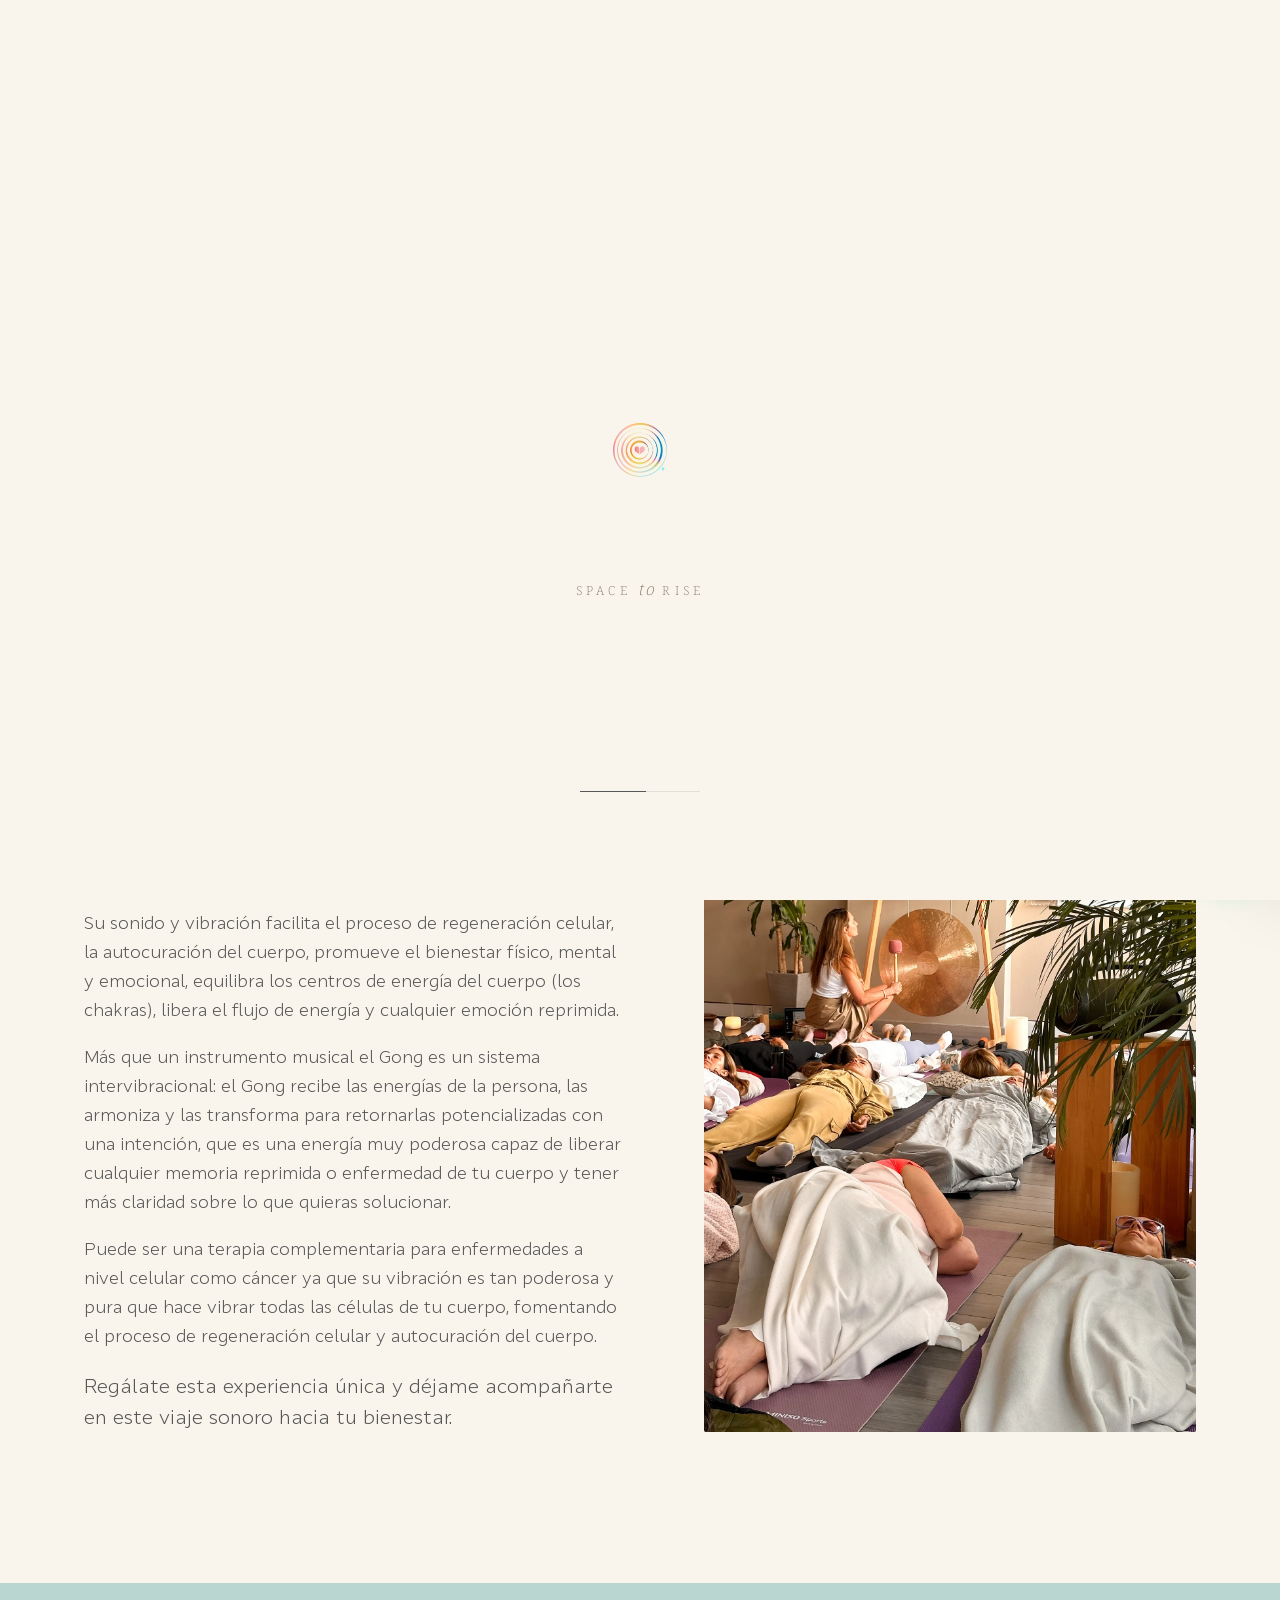
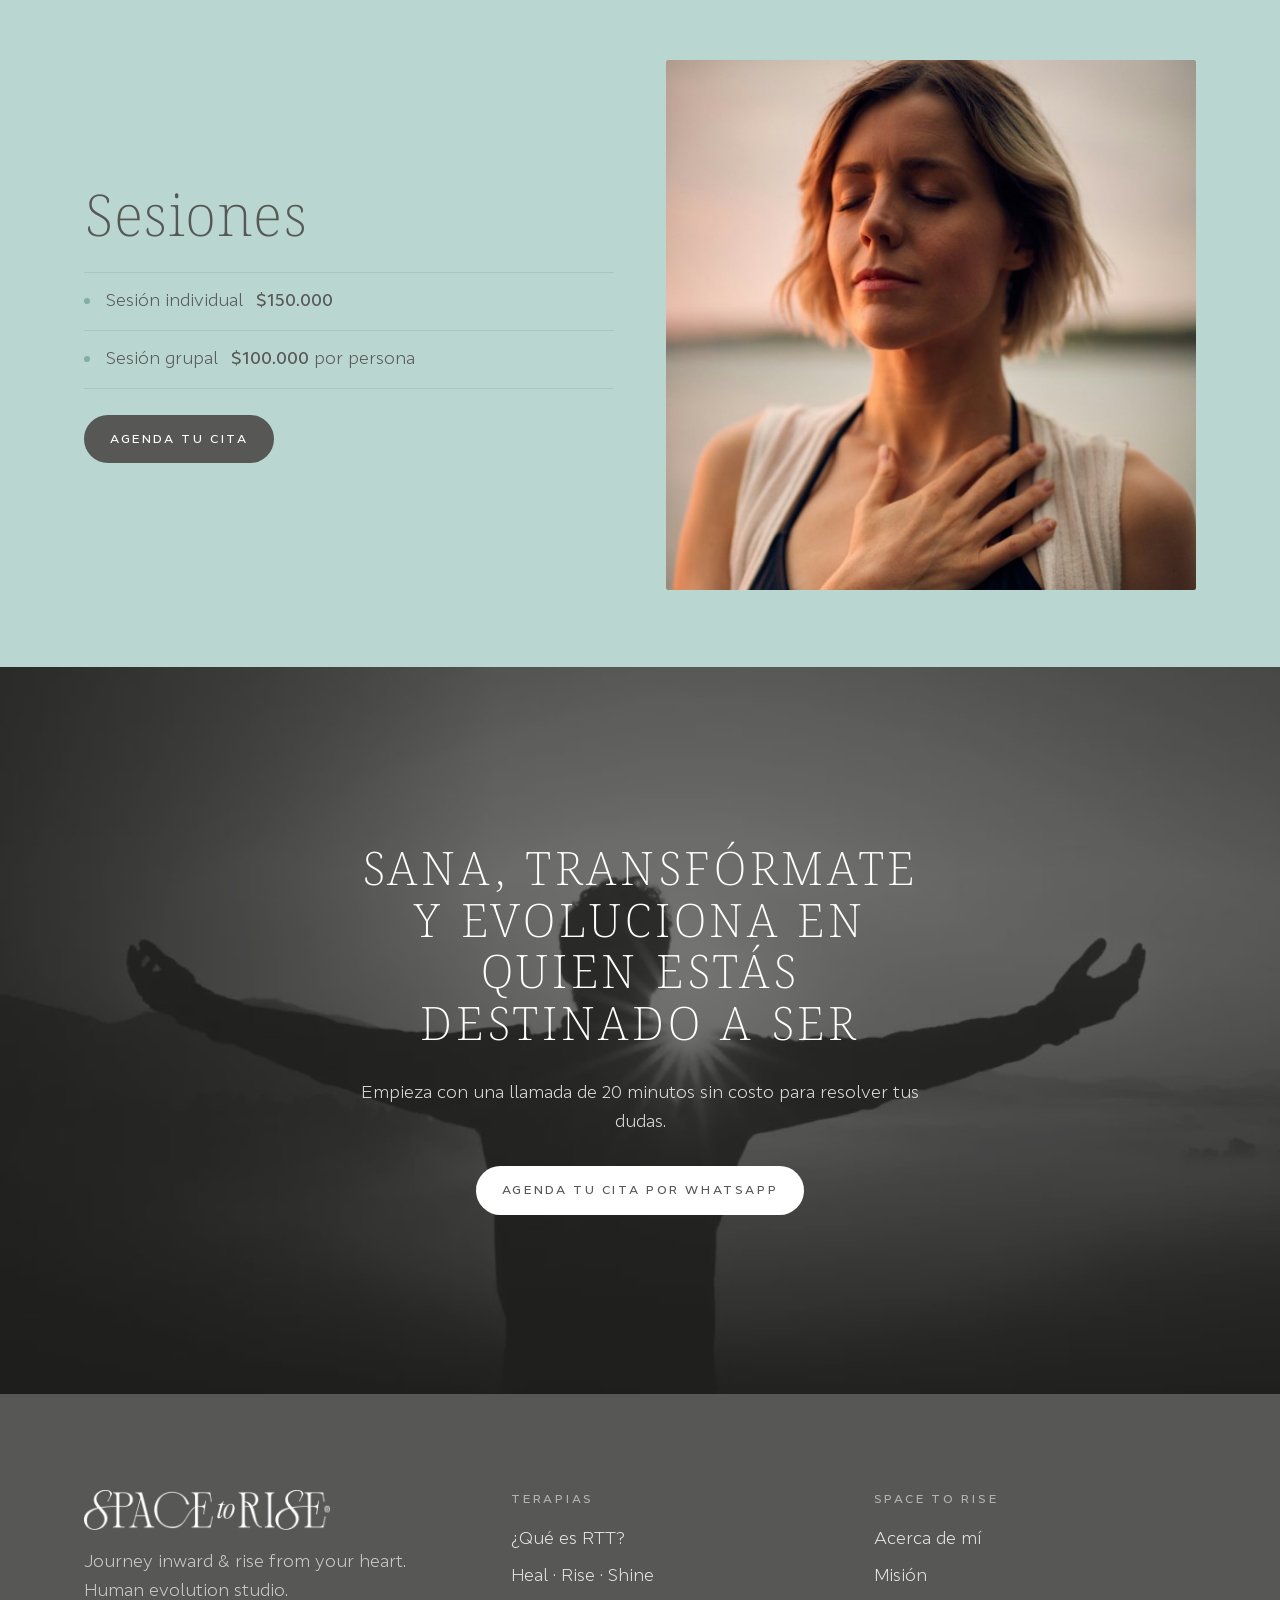
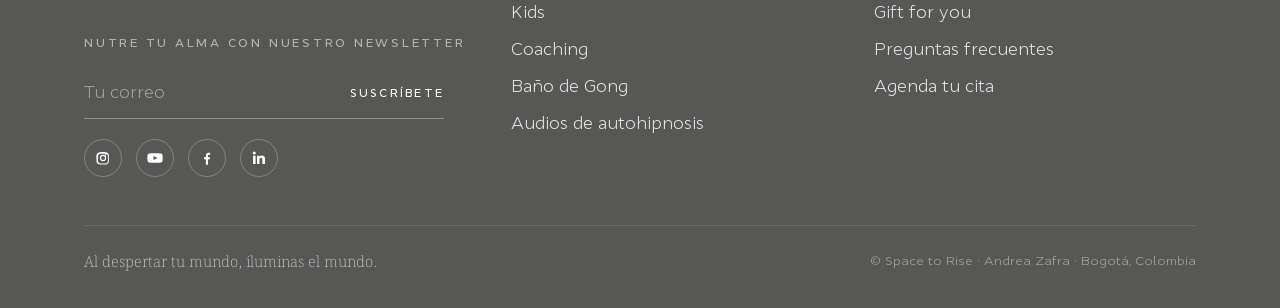
<file: gong/index.html>
<!doctype html>
<html lang="es">
<head>
<meta charset="utf-8">
<meta name="viewport" content="width=device-width, initial-scale=1">
<title>Baño de Gong en Bogotá — Sana con la vibración del sonido | Space to Rise</title>
<meta name="description" content="El baño de gong es una técnica de relajación profunda a través de la vibración de este instrumento ancestral. Sesiones individuales y grupales en Bogotá.">
<link rel="canonical" href="https://spacetorise.com/gong/">
<meta property="og:title" content="Baño de Gong en Bogotá — Sana con la vibración del sonido | Space to Rise">
<meta property="og:description" content="El baño de gong es una técnica de relajación profunda a través de la vibración de este instrumento ancestral. Sesiones individuales y grupales en Bogotá.">
<meta property="og:image" content="https://spacetorise.com/assets/img/Home-Principal-New.jpg">
<meta property="og:type" content="website">
<meta property="og:locale" content="es_CO">
<link rel="icon" href="/favicon.ico" sizes="any">
<link rel="icon" type="image/png" sizes="32x32" href="/assets/img/favicon-32.png">
<link rel="apple-touch-icon" href="/assets/img/favicon-180.png">
<link rel="preconnect" href="https://fonts.googleapis.com"><link rel="preconnect" href="https://fonts.gstatic.com" crossorigin>
<link href="https://fonts.googleapis.com/css2?family=Noto+Serif+Bengali:wght@200;300&display=swap" rel="stylesheet">
<link rel="stylesheet" href="/assets/css/main.css">
<script type="application/ld+json">{"@context":"https://schema.org","@type":"HealthAndBeautyBusiness","name":"Space to Rise","url":"https://spacetorise.com","telephone":"+57 310 750 3359","image":"https://spacetorise.com/assets/img/Home-Principal-New.jpg","description":"El baño de gong es una técnica de relajación profunda a través de la vibración de este instrumento ancestral. Sesiones individuales y grupales en Bogotá.","founder":{"@type":"Person","name":"Andrea Zafra"},"areaServed":"Colombia","sameAs":["https://www.instagram.com/spacetorise/","https://www.youtube.com/@spacetorise","https://www.facebook.com/profile.php?id=61574483459317","https://www.linkedin.com/in/andrea-zafra-5b5bb09"]}</script>
</head>
<body>
<div class="loader" aria-hidden="true">
  <div class="loader__rings"><span></span><span></span><span></span><span></span><span></span>
    <div class="loader__heart"><img src="/assets/img/Icono_Home.png" alt=""></div>
    <div class="loader__word">Space <em>to</em> Rise</div>
  </div>
  <div class="loader__bar"><i></i></div>
</div>
<div class="veil-page" aria-hidden="true"></div>
<header class="header on-dark">
  <div class="wrap">
    <a class="logo" href="/" aria-label="Space to Rise"><img src="/assets/img/LOGO-Color_New.png" alt="Space to Rise"></a>
    <nav class="nav" aria-label="Principal"><a href="/rtt/">RTT</a><a href="/heal-rise-shine/">Heal / Rise / Shine</a><a href="/kids/">Kids</a><a href="/coaching/">Coaching</a><a href="/gong/">Gong</a><a href="/shop/">Shop</a></nav>
    <div class="header__actions">
      <button class="cart-btn" aria-label="Carrito"><svg viewBox="0 0 24 24"><path d="M3 4h2l2.4 11.2a1 1 0 0 0 1 .8h8.8a1 1 0 0 0 1-.8L20 8H6.5"/><circle cx="9.5" cy="20" r="1.2"/><circle cx="17" cy="20" r="1.2"/></svg><span class="count">0</span></button>
      <a class="btn" href="https://wa.me/573107503359?text=Hola!%20Quiero%20reservar%20mi%20cita%20%F0%9F%98%8A" target="_blank" rel="noopener">Agenda tu cita</a>
      <button class="burger" aria-label="Menú" aria-expanded="false"><span></span><span></span></button>
    </div>
  </div>
</header>
<main>
<section class="hero short">
  <div class="hero__media"><div class="hero__reveal" style="position:absolute;inset:0"><img src="/assets/img/Gong_Home.jpg" alt="" style="object-position:center 50%" fetchpriority="high"></div></div>
  <div class="wrap">
    <h1 class="breathe-in">Gong</h1>
    <p class="rv rv-d2">Sana y transforma tu vida con la vibración divina de los sonidos del universo</p>
    <a class="btn light rv rv-d3" href="https://wa.me/573107503359?text=Hola!%20Quiero%20reservar%20mi%20cita%20%F0%9F%98%8A" target="_blank" rel="noopener">Agenda tu cita</a>
  </div>
  <div class="hero__scroll" aria-hidden="true"><span>Respira</span><i></i></div>
</section>
<section>
  <div class="wrap split">
    <div>
      <p class="lead rv">El baño de Gong es una técnica de relajación profunda que se alcanza a través de las vibraciones que produce el sonido de este instrumento ancestral.</p>
      <p class="rv rv-d1">Su sonido y vibración facilita el proceso de regeneración celular, la autocuración del cuerpo, promueve el bienestar físico, mental y emocional, equilibra los centros de energía del cuerpo (los chakras), libera el flujo de energía y cualquier emoción reprimida.</p>
      <p class="rv rv-d2">Más que un instrumento musical el Gong es un sistema intervibracional: el Gong recibe las energías de la persona, las armoniza y las transforma para retornarlas potencializadas con una intención, que es una energía muy poderosa capaz de liberar cualquier memoria reprimida o enfermedad de tu cuerpo y tener más claridad sobre lo que quieras solucionar.</p>
      <p class="rv rv-d2">Puede ser una terapia complementaria para enfermedades a nivel celular como cáncer ya que su vibración es tan poderosa y pura que hace vibrar todas las células de tu cuerpo, fomentando el proceso de regeneración celular y autocuración del cuerpo.</p>
      <p class="lead rv rv-d3">Regálate esta experiencia única y déjame acompañarte en este viaje sonoro hacia tu bienestar.</p>
    </div>
    <div class="split__media"><div class="frame"><img src="/assets/img/EC5B0F01-906B-49CF-BFBC-83D8E23D25F6.jpg" alt="Baño de gong grupal"><div class="veil"></div></div></div>
  </div>
</section>
<section class="sage tight">
  <div class="wrap grid grid-2" style="align-items:center">
    <div class="rv">
      <h2>Sesiones</h2>
      <ul class="list" style="margin-top:20px"><li><span>Sesión individual <b style="font-weight:500;margin-left:8px">$150.000</b></span></li><li><span>Sesión grupal <b style="font-weight:500;margin-left:8px">$100.000</b> por persona</span></li></ul>
      <div style="margin-top:26px"><a class="btn" href="https://wa.me/573107503359?text=Hola!%20Quiero%20reservar%20mi%20cita%20%F0%9F%98%8A" target="_blank" rel="noopener">Agenda tu cita</a></div>
    </div>
    <div class="frame square rv"><img src="/assets/img/Gong2.jpg" alt="" style="object-position:center 20%"><div class="veil"></div></div>
  </div>
</section>
</main>
<section class="cta">
  <img src="/assets/img/Foto_Home_2.jpg" alt="">
  <div class="wrap">
    <h2 class="rv">Sana, transfórmate y evoluciona en quien estás destinado a ser</h2>
    <p class="rv rv-d1" style="color:rgba(255,255,255,.85);max-width:52ch;margin:0 auto 30px">Empieza con una llamada de 20 minutos sin costo para resolver tus dudas.</p>
    <a class="btn light rv rv-d2" href="https://wa.me/573107503359?text=Hola!%20Quiero%20reservar%20mi%20cita%20%F0%9F%98%8A" target="_blank" rel="noopener">Agenda tu cita por WhatsApp</a>
  </div>
</section>
<footer class="footer">
  <div class="wrap">
    <div class="top">
      <div>
        <a class="logo" href="/"><img src="/assets/img/LOGO-Color_New.png" alt="Space to Rise"></a>
        <p style="margin:18px 0 0;max-width:36ch;color:rgba(255,255,255,.7)">Journey inward &amp; rise from your heart.<br>Human evolution studio.</p>
        <h5 style="margin-top:28px">Nutre tu alma con nuestro newsletter</h5>
        <form class="news" onsubmit="event.preventDefault();window.open('https://wa.me/573107503359?text='+encodeURIComponent('Hola! Quiero suscribirme al newsletter: '+this.querySelector('input').value),'_blank')">
          <input type="email" placeholder="Tu correo" required aria-label="Tu correo"><button type="submit">Suscríbete</button>
        </form>
        <div class="social">
          <a href="https://www.instagram.com/spacetorise/" target="_blank" rel="noopener" aria-label="Instagram"><svg viewBox="0 0 24 24"><path d="M12 7.3a4.7 4.7 0 1 0 0 9.4 4.7 4.7 0 0 0 0-9.4zm0 7.7a3 3 0 1 1 0-6 3 3 0 0 1 0 6zm5-8a1.1 1.1 0 1 1-2.2 0 1.1 1.1 0 0 1 2.2 0zM21 8.6c-.1-1.5-.4-2.8-1.5-3.9S17 3.3 15.4 3.2c-1.6-.1-6.2-.1-7.8 0C6.1 3.3 4.8 3.6 3.7 4.7S2.3 7.1 2.2 8.6c-.1 1.6-.1 6.2 0 7.8.1 1.5.4 2.8 1.5 3.9s2.4 1.4 3.9 1.5c1.6.1 6.2.1 7.8 0 1.5-.1 2.8-.4 3.9-1.5s1.4-2.4 1.5-3.9c.1-1.6.1-6.2 0-7.8zm-2 9.5a3 3 0 0 1-1.7 1.7c-1.2.5-4 .4-5.3.4s-4.1.1-5.3-.4a3 3 0 0 1-1.7-1.7c-.5-1.2-.4-4-.4-5.3s-.1-4.1.4-5.3A3 3 0 0 1 6.7 5.9c1.2-.5 4-.4 5.3-.4s4.1-.1 5.3.4a3 3 0 0 1 1.7 1.7c.5 1.2.4 4 .4 5.3s.1 4.1-.4 5.3z"/></svg></a>
          <a href="https://www.youtube.com/@spacetorise" target="_blank" rel="noopener" aria-label="YouTube"><svg viewBox="0 0 24 24"><path d="M23 7.2a2.9 2.9 0 0 0-2-2C19.2 4.7 12 4.7 12 4.7s-7.2 0-9 .5a2.9 2.9 0 0 0-2 2C.5 9 .5 12 .5 12s0 3 .5 4.8a2.9 2.9 0 0 0 2 2c1.8.5 9 .5 9 .5s7.2 0 9-.5a2.9 2.9 0 0 0 2-2c.5-1.8.5-4.8.5-4.8s0-3-.5-4.8zM9.7 15V9l6 3-6 3z"/></svg></a>
          <a href="https://www.facebook.com/profile.php?id=61574483459317" target="_blank" rel="noopener" aria-label="Facebook"><svg viewBox="0 0 24 24"><path d="M13.5 22v-8h2.7l.4-3.2h-3.1V8.8c0-.9.3-1.6 1.6-1.6h1.7V4.4c-.3 0-1.3-.1-2.4-.1-2.4 0-4.1 1.5-4.1 4.2v2.3H7.5V14h2.8v8h3.2z"/></svg></a>
          <a href="https://www.linkedin.com/in/andrea-zafra-5b5bb09" target="_blank" rel="noopener" aria-label="LinkedIn"><svg viewBox="0 0 24 24"><path d="M6.9 21H3V8.5h3.9V21zM4.9 6.8a2.3 2.3 0 1 1 0-4.6 2.3 2.3 0 0 1 0 4.6zM21 21h-3.9v-6.1c0-1.5 0-3.3-2-3.3s-2.3 1.6-2.3 3.2V21H9V8.5h3.7v1.7h.1c.5-1 1.8-2 3.7-2 3.9 0 4.6 2.6 4.6 5.9V21z"/></svg></a>
        </div>
      </div>
      <div>
        <h5>Terapias</h5>
        <ul><li><a href="/rtt/">¿Qué es RTT?</a></li><li><a href="/heal-rise-shine/">Heal · Rise · Shine</a></li><li><a href="/kids/">Kids</a></li><li><a href="/coaching/">Coaching</a></li><li><a href="/gong/">Baño de Gong</a></li><li><a href="/shop/">Audios de autohipnosis</a></li></ul>
      </div>
      <div>
        <h5>Space to Rise</h5>
        <ul><li><a href="/acerca-de-mi/">Acerca de mí</a></li><li><a href="/mision/">Misión</a></li><li><a href="/gif-for-you/">Gift for you</a></li><li><a href="/preguntas-frecuentes/">Preguntas frecuentes</a></li><li><a href="https://wa.me/573107503359?text=Hola!%20Quiero%20reservar%20mi%20cita%20%F0%9F%98%8A" target="_blank" rel="noopener">Agenda tu cita</a></li></ul>
      </div>
    </div>
    <div class="bottom">
      <span class="serif">Al despertar tu mundo, iluminas el mundo.</span>
      <span>© Space to Rise · Andrea Zafra · Bogotá, Colombia</span>
    </div>
  </div>
</footer>

<a class="wa" href="https://wa.me/573107503359?text=Hola!%20Quiero%20reservar%20mi%20cita%20%F0%9F%98%8A" target="_blank" rel="noopener" aria-label="Escríbenos por WhatsApp"><span class="ico"><svg viewBox="0 0 24 24"><path d="M17.5 14.4c-.3-.1-1.8-.9-2-1-.3-.1-.5-.1-.7.1-.2.3-.8 1-.9 1.2-.2.2-.3.2-.6.1-.3-.1-1.3-.5-2.4-1.5-.9-.8-1.5-1.8-1.7-2.1-.2-.3 0-.5.1-.6l.4-.5.3-.5c.1-.2 0-.4 0-.5L9.1 6.9c-.2-.6-.5-.5-.7-.5h-.6c-.2 0-.5.1-.8.4-.3.3-1 1-1 2.5s1.1 2.9 1.2 3.1c.1.2 2.1 3.2 5.1 4.5.7.3 1.3.5 1.7.6.7.2 1.4.2 1.9.1.6-.1 1.8-.7 2-1.4.2-.7.2-1.3.2-1.4-.1-.2-.3-.3-.6-.4zM12 2a10 10 0 0 0-8.6 15.1L2 22l5-1.3A10 10 0 1 0 12 2zm0 18.2c-1.5 0-3-.4-4.3-1.2l-.3-.2-3 .8.8-2.9-.2-.3A8.2 8.2 0 1 1 12 20.2z"/></svg></span><span class="txt">Agenda tu cita</span></a>

<div class="scrim"></div>
<aside class="drawer" aria-label="Carrito">
  <div class="drawer__head"><h3>Tu carrito</h3><button class="drawer__close btn ghost" style="padding:8px 16px">Cerrar</button></div>
  <div class="drawer__items"></div>
  <div class="drawer__foot">
    <div class="drawer__total"><span>Total</span><b></b></div>
    <button class="btn">Finalizar pedido por WhatsApp</button>
    <small>Te confirmamos el pago (Nequi, transferencia o tarjeta) y recibes tus audios en tu correo.</small>
  </div>
</aside>
<div class="modal" role="dialog" aria-modal="true"><div class="modal__box" style="position:relative"><button class="modal__close" aria-label="Cerrar"></button><div class="modal__img"></div><div class="modal__body"></div></div></div>

<script src="/assets/js/main.js"></script>
<script src="/assets/js/shop.js"></script>
</body>
</html>
</file>
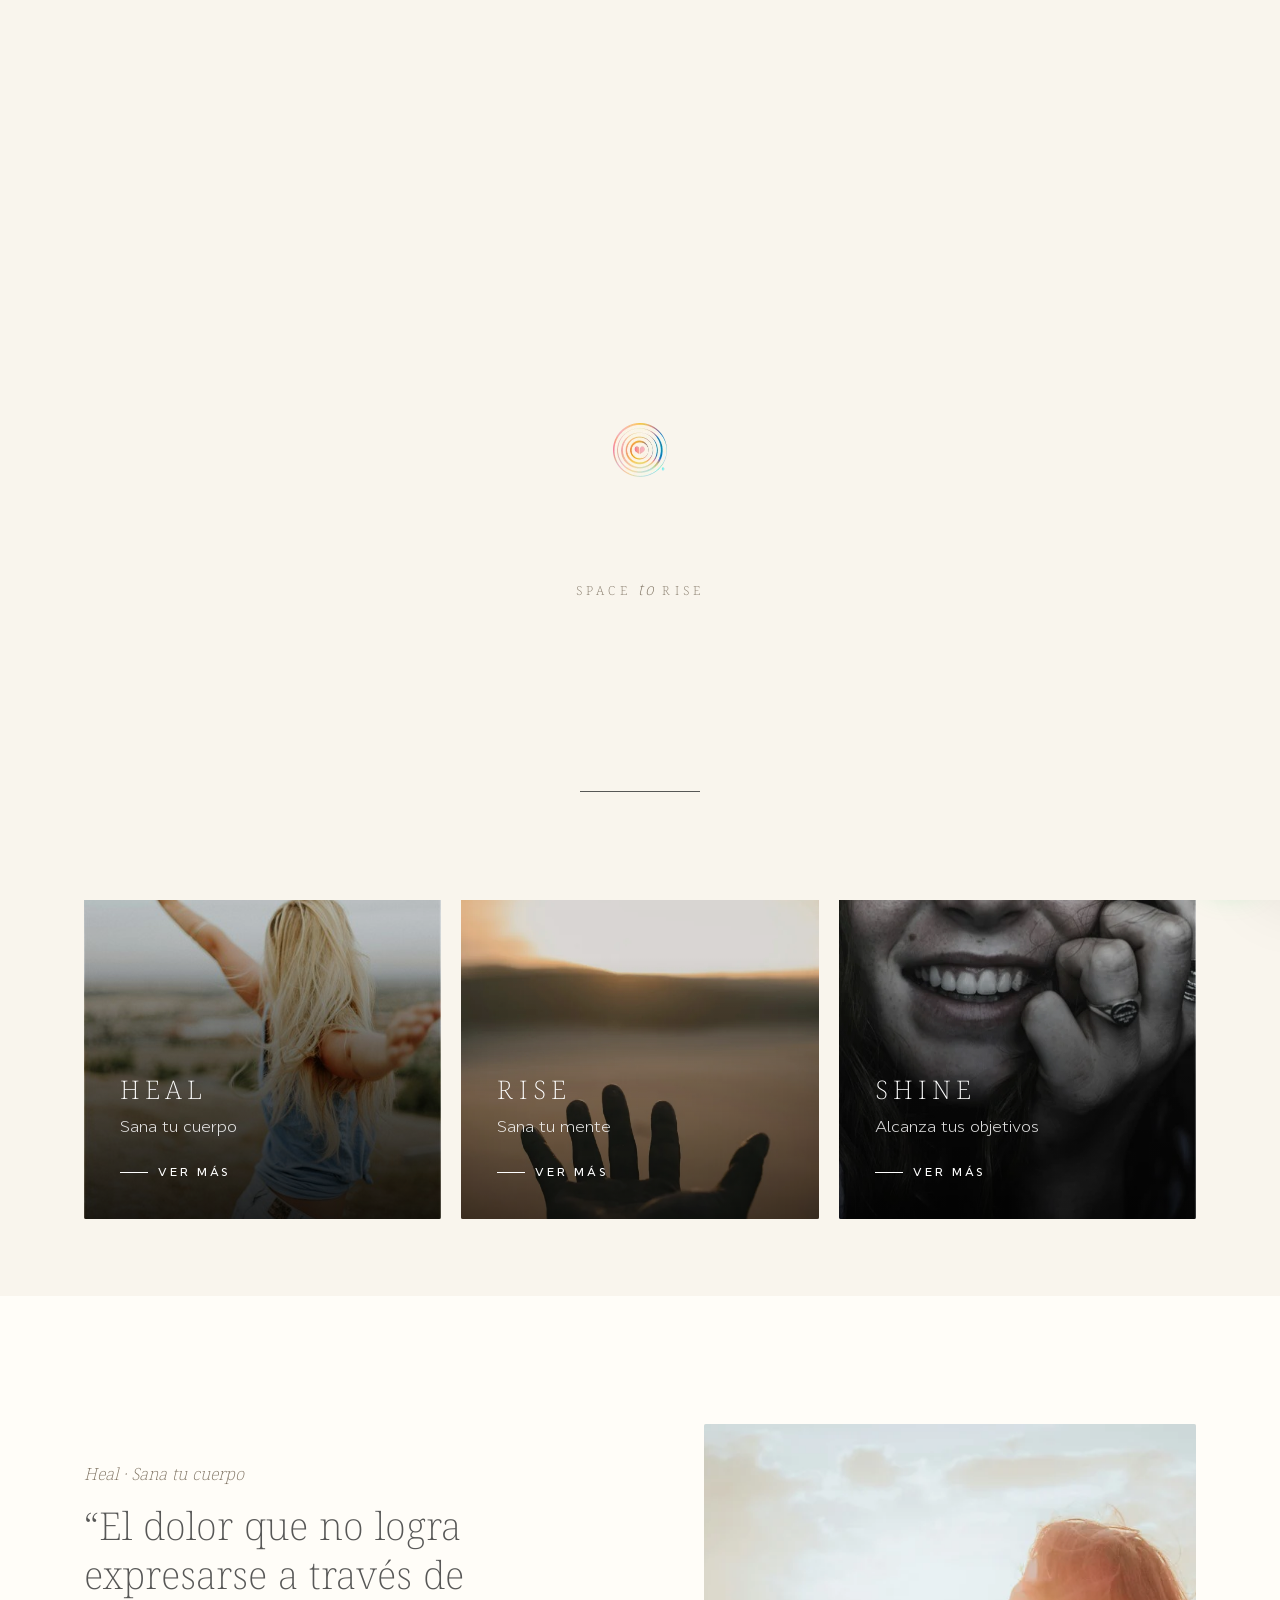
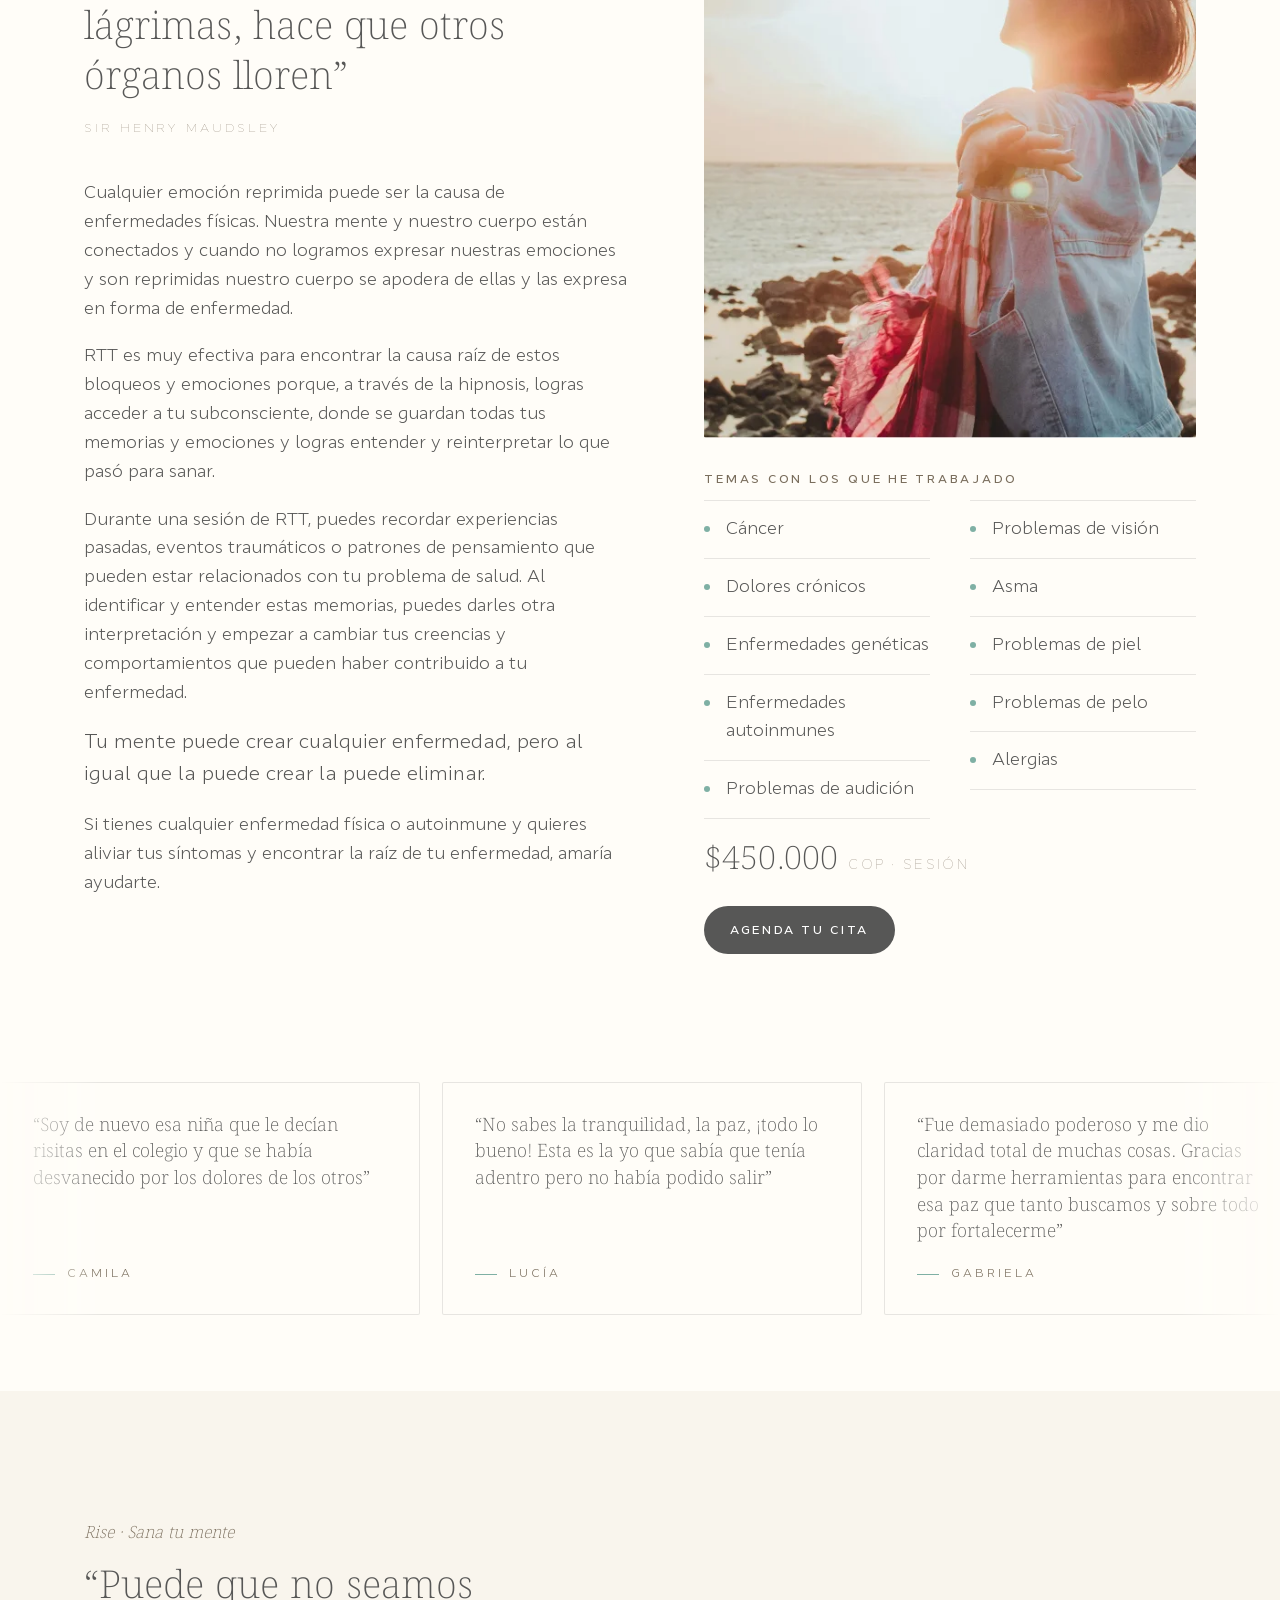
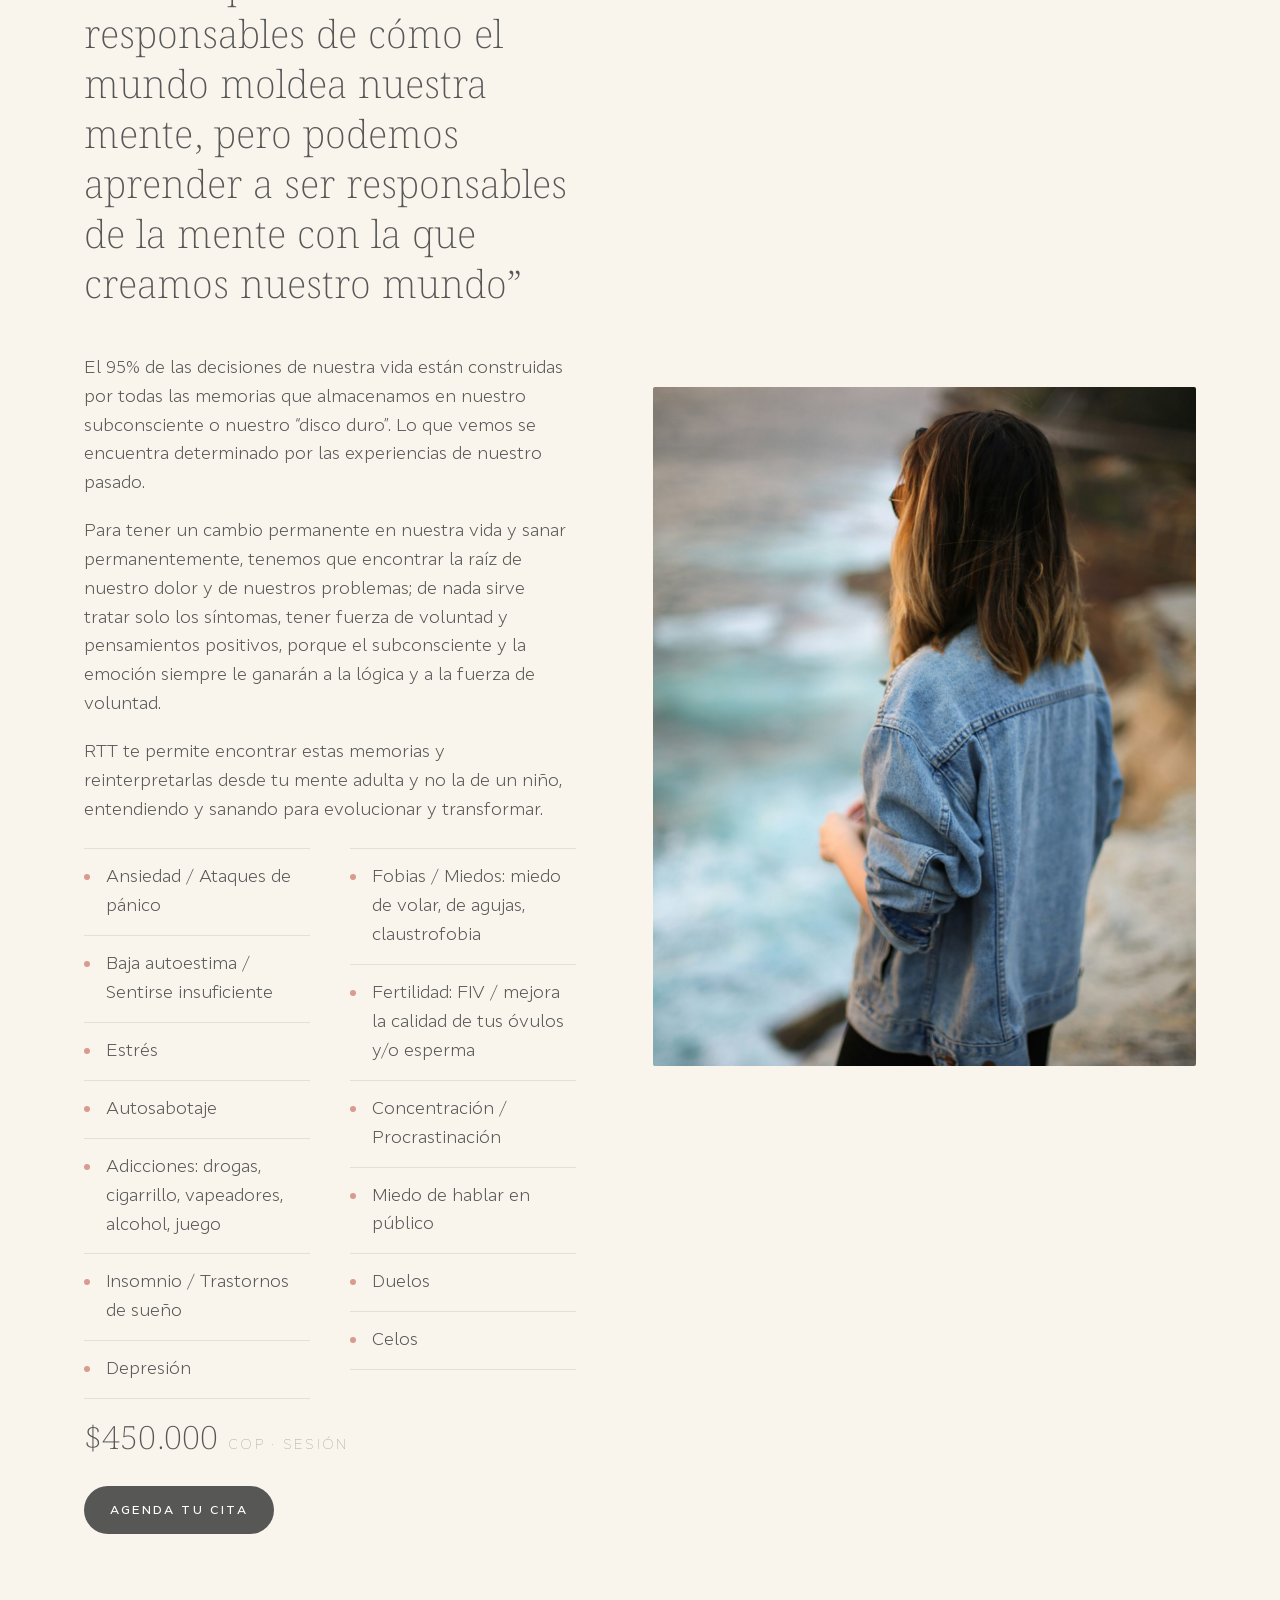
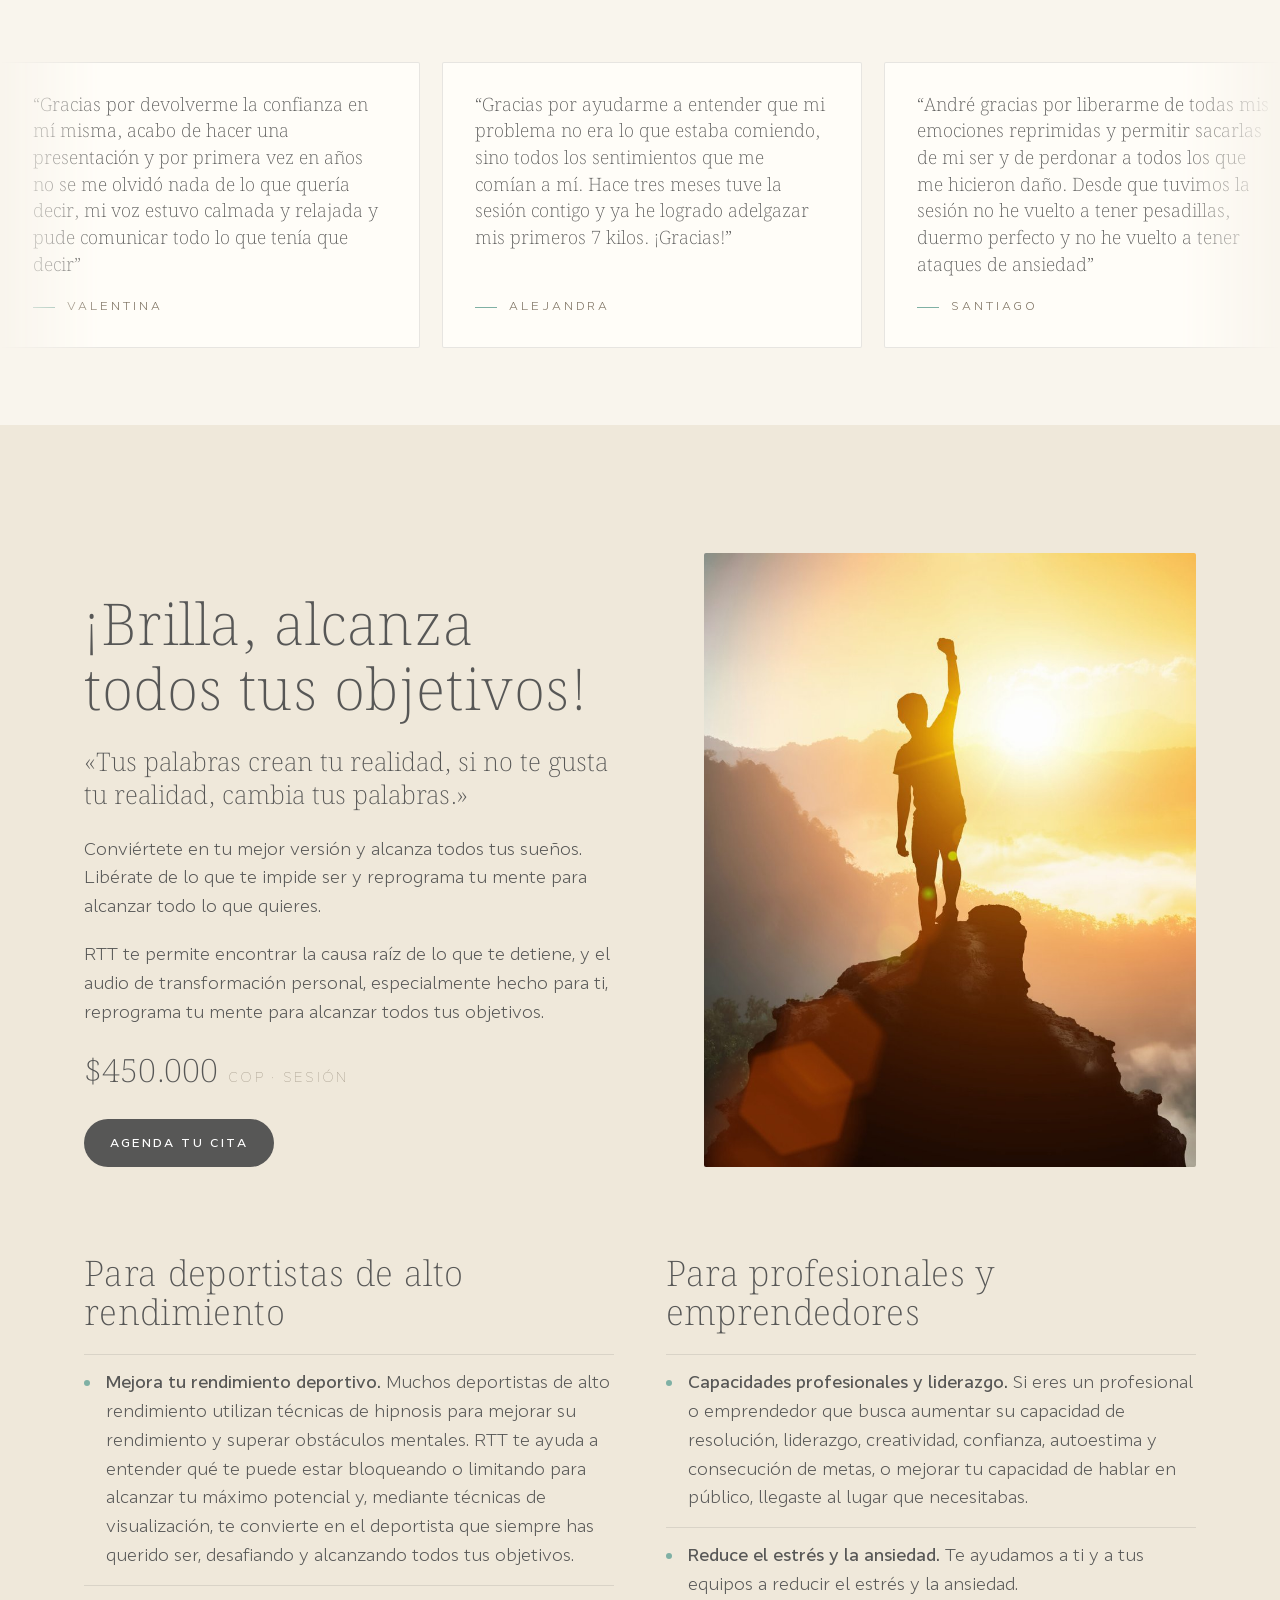
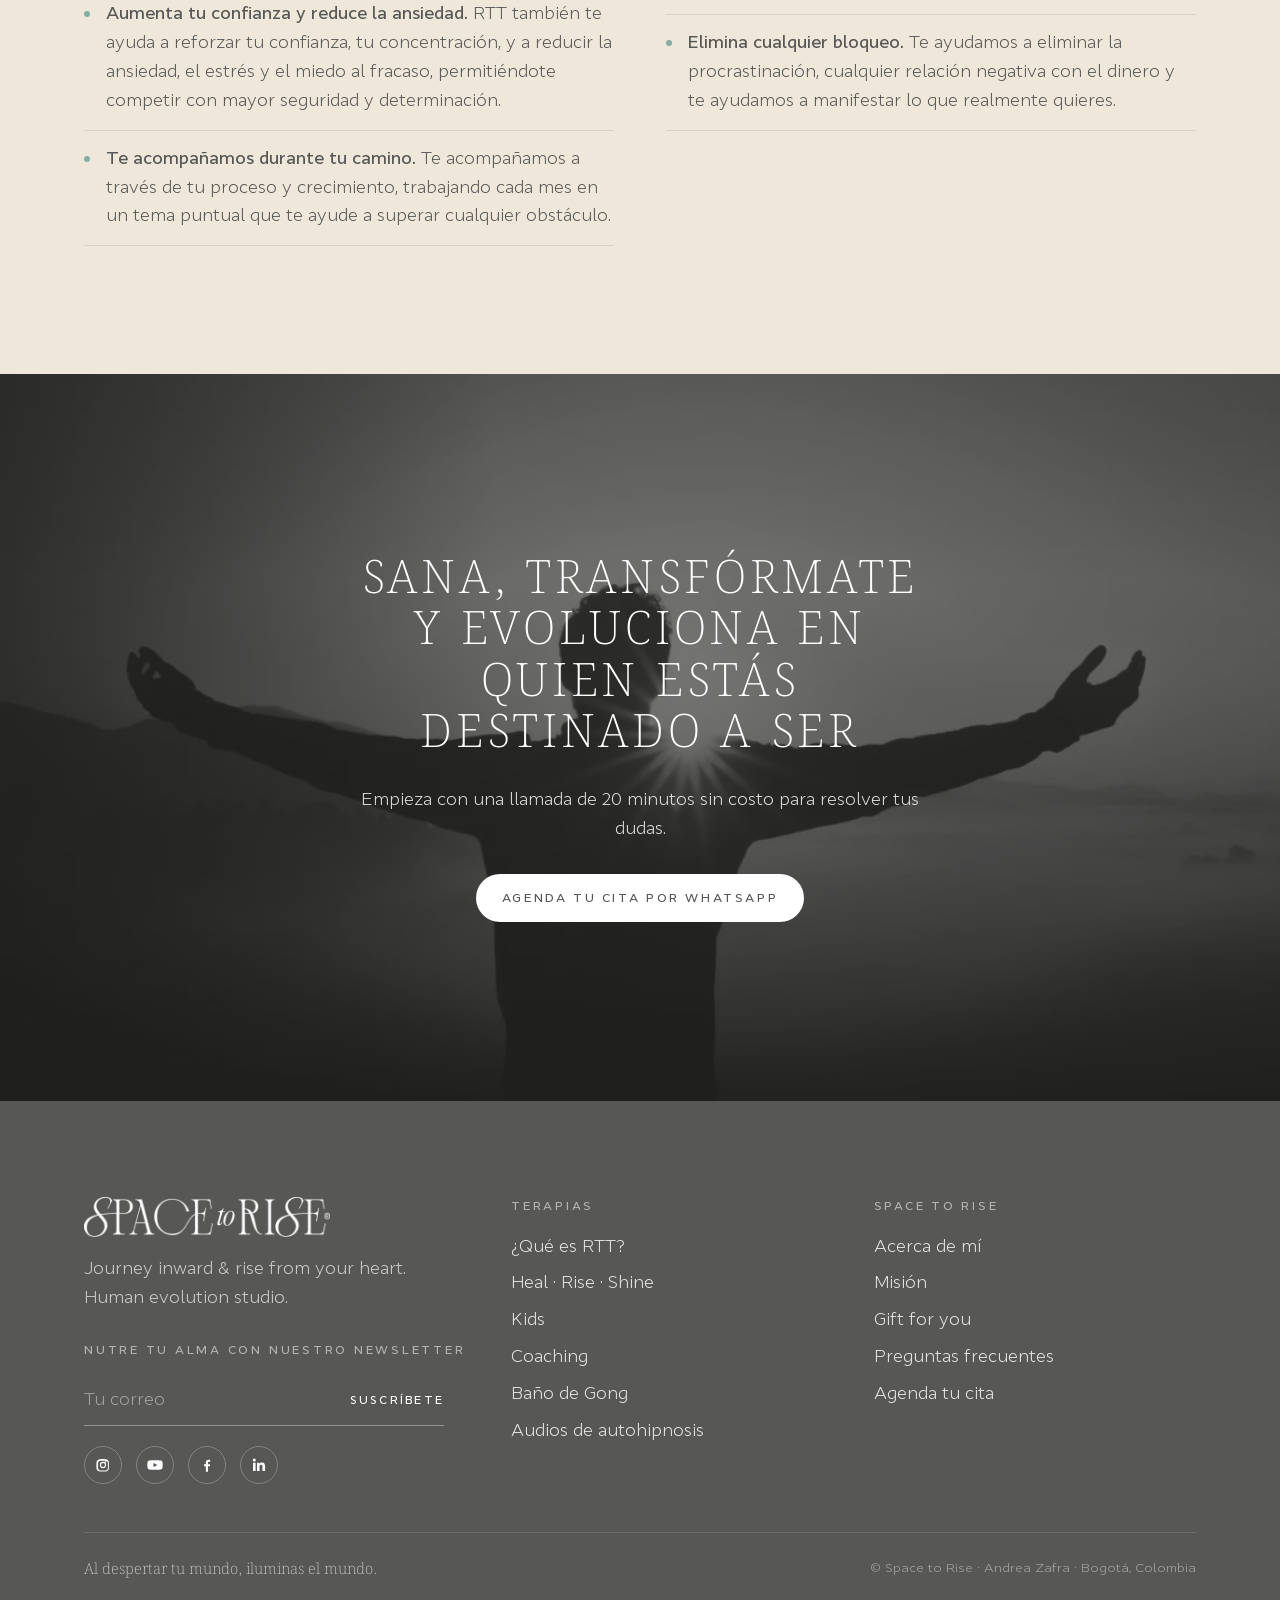
<file: heal-rise-shine/index.html>
<!doctype html>
<html lang="es">
<head>
<meta charset="utf-8">
<meta name="viewport" content="width=device-width, initial-scale=1">
<title>Heal · Rise · Shine — Sana tu cuerpo, sana tu mente, alcanza tus objetivos | Space to Rise</title>
<meta name="description" content="Hipnoterapia RTT para sanar enfermedades físicas (Heal), ansiedad, autoestima, adicciones y miedos (Rise) y para alcanzar tus objetivos en el deporte y los negocios (Shine).">
<link rel="canonical" href="https://spacetorise.com/heal-rise-shine/">
<meta property="og:title" content="Heal · Rise · Shine — Sana tu cuerpo, sana tu mente, alcanza tus objetivos | Space to Rise">
<meta property="og:description" content="Hipnoterapia RTT para sanar enfermedades físicas (Heal), ansiedad, autoestima, adicciones y miedos (Rise) y para alcanzar tus objetivos en el deporte y los negocios (Shine).">
<meta property="og:image" content="https://spacetorise.com/assets/img/Home-Principal-New.jpg">
<meta property="og:type" content="website">
<meta property="og:locale" content="es_CO">
<link rel="icon" href="/favicon.ico" sizes="any">
<link rel="icon" type="image/png" sizes="32x32" href="/assets/img/favicon-32.png">
<link rel="apple-touch-icon" href="/assets/img/favicon-180.png">
<link rel="preconnect" href="https://fonts.googleapis.com"><link rel="preconnect" href="https://fonts.gstatic.com" crossorigin>
<link href="https://fonts.googleapis.com/css2?family=Noto+Serif+Bengali:wght@200;300&display=swap" rel="stylesheet">
<link rel="stylesheet" href="/assets/css/main.css">
<script type="application/ld+json">{"@context":"https://schema.org","@type":"HealthAndBeautyBusiness","name":"Space to Rise","url":"https://spacetorise.com","telephone":"+57 310 750 3359","image":"https://spacetorise.com/assets/img/Home-Principal-New.jpg","description":"Hipnoterapia RTT para sanar enfermedades físicas (Heal), ansiedad, autoestima, adicciones y miedos (Rise) y para alcanzar tus objetivos en el deporte y los negocios (Shine).","founder":{"@type":"Person","name":"Andrea Zafra"},"areaServed":"Colombia","sameAs":["https://www.instagram.com/spacetorise/","https://www.youtube.com/@spacetorise","https://www.facebook.com/profile.php?id=61574483459317","https://www.linkedin.com/in/andrea-zafra-5b5bb09"]}</script>
</head>
<body>
<div class="loader" aria-hidden="true">
  <div class="loader__rings"><span></span><span></span><span></span><span></span><span></span>
    <div class="loader__heart"><img src="/assets/img/Icono_Home.png" alt=""></div>
    <div class="loader__word">Space <em>to</em> Rise</div>
  </div>
  <div class="loader__bar"><i></i></div>
</div>
<div class="veil-page" aria-hidden="true"></div>
<header class="header on-dark">
  <div class="wrap">
    <a class="logo" href="/" aria-label="Space to Rise"><img src="/assets/img/LOGO-Color_New.png" alt="Space to Rise"></a>
    <nav class="nav" aria-label="Principal"><a href="/rtt/">RTT</a><a href="/heal-rise-shine/">Heal / Rise / Shine</a><a href="/kids/">Kids</a><a href="/coaching/">Coaching</a><a href="/gong/">Gong</a><a href="/shop/">Shop</a></nav>
    <div class="header__actions">
      <button class="cart-btn" aria-label="Carrito"><svg viewBox="0 0 24 24"><path d="M3 4h2l2.4 11.2a1 1 0 0 0 1 .8h8.8a1 1 0 0 0 1-.8L20 8H6.5"/><circle cx="9.5" cy="20" r="1.2"/><circle cx="17" cy="20" r="1.2"/></svg><span class="count">0</span></button>
      <a class="btn" href="https://wa.me/573107503359?text=Hola!%20Quiero%20reservar%20mi%20cita%20%F0%9F%98%8A" target="_blank" rel="noopener">Agenda tu cita</a>
      <button class="burger" aria-label="Menú" aria-expanded="false"><span></span><span></span></button>
    </div>
  </div>
</header>
<main>
<section class="hero short">
  <div class="hero__media"><div class="hero__reveal" style="position:absolute;inset:0"><img src="/assets/img/Ansiedad-scaled.jpg" alt="" style="object-position:center 20%" fetchpriority="high"></div></div>
  <div class="wrap">
    <h1 class="breathe-in">Heal · Rise · Shine</h1>
    <p class="rv rv-d2">Sana tu cuerpo. Sana tu mente. Alcanza tus objetivos.</p>
    <a class="btn light rv rv-d3" href="https://wa.me/573107503359?text=Hola!%20Quiero%20reservar%20mi%20cita%20%F0%9F%98%8A" target="_blank" rel="noopener">Agenda tu cita</a>
  </div>
  <div class="hero__scroll" aria-hidden="true"><span>Respira</span><i></i></div>
</section>
<section class="tight">
  <div class="wrap trio">
    <a class="card-img" href="#heal"><img src="/assets/img/HEAL.jpg" alt=""><div class="card-img__body"><h3>Heal</h3><p>Sana tu cuerpo</p><span class="more"><i></i>Ver más</span></div></a>
    <a class="card-img" href="#rise"><img src="/assets/img/Rise.jpg" alt=""><div class="card-img__body"><h3>Rise</h3><p>Sana tu mente</p><span class="more"><i></i>Ver más</span></div></a>
    <a class="card-img" href="#shine"><img src="/assets/img/Shine.jpg" alt=""><div class="card-img__body"><h3>Shine</h3><p>Alcanza tus objetivos</p><span class="more"><i></i>Ver más</span></div></a>
  </div>
</section>

<section id="heal" class="ivory">
  <div class="wrap">
    <div class="split">
      <div>
        <p class="eyebrow rv">Heal · Sana tu cuerpo</p>
        <p class="quote rv">“El dolor que no logra expresarse a través de lágrimas, hace que otros órganos lloren”<cite>Sir Henry Maudsley</cite></p>
        <p class="rv rv-d1" style="margin-top:28px">Cualquier emoción reprimida puede ser la causa de enfermedades físicas. Nuestra mente y nuestro cuerpo están conectados y cuando no logramos expresar nuestras emociones y son reprimidas nuestro cuerpo se apodera de ellas y las expresa en forma de enfermedad.</p>
        <p class="rv rv-d2">RTT es muy efectiva para encontrar la causa raíz de estos bloqueos y emociones porque, a través de la hipnosis, logras acceder a tu subconsciente, donde se guardan todas tus memorias y emociones y logras entender y reinterpretar lo que pasó para sanar.</p>
        <p class="rv rv-d2">Durante una sesión de RTT, puedes recordar experiencias pasadas, eventos traumáticos o patrones de pensamiento que pueden estar relacionados con tu problema de salud. Al identificar y entender estas memorias, puedes darles otra interpretación y empezar a cambiar tus creencias y comportamientos que pueden haber contribuido a tu enfermedad.</p>
        <p class="lead rv rv-d3">Tu mente puede crear cualquier enfermedad, pero al igual que la puede crear la puede eliminar.</p>
        <p class="rv rv-d3">Si tienes cualquier enfermedad física o autoinmune y quieres aliviar tus síntomas y encontrar la raíz de tu enfermedad, amaría ayudarte.</p>
      </div>
      <div class="split__media">
        <div class="frame"><img src="/assets/img/Heal2.jpg" alt=""><div class="veil"></div></div>
        <div style="margin-top:32px" class="rv">
          <p class="caps" style="color:var(--taupe);margin-bottom:10px">Temas con los que he trabajado</p>
          <div class="cols"><ul class="list"><li>Cáncer</li><li>Dolores crónicos</li><li>Enfermedades genéticas</li><li>Enfermedades autoinmunes</li><li>Problemas de audición</li></ul><ul class="list"><li>Problemas de visión</li><li>Asma</li><li>Problemas de piel</li><li>Problemas de pelo</li><li>Alergias</li></ul></div>
          <div class="price">$450.000<small>COP · sesión</small></div>
          <a class="btn" href="https://wa.me/573107503359?text=Hola!%20Quiero%20reservar%20mi%20cita%20%F0%9F%98%8A" target="_blank" rel="noopener">Agenda tu cita</a>
        </div>
      </div>
    </div>
  </div>
</section>
<section class="ivory tight" style="padding-top:0;padding-left:0;padding-right:0"><div class="marquee"><div class="marquee__track"><figure class="tcard" style="margin:0"><p>“Soy de nuevo esa niña que le decían risitas en el colegio y que se había desvanecido por los dolores de los otros”</p><cite>Camila</cite></figure><figure class="tcard" style="margin:0"><p>“No sabes la tranquilidad, la paz, ¡todo lo bueno! Esta es la yo que sabía que tenía adentro pero no había podido salir”</p><cite>Lucía</cite></figure><figure class="tcard" style="margin:0"><p>“Fue demasiado poderoso y me dio claridad total de muchas cosas. Gracias por darme herramientas para encontrar esa paz que tanto buscamos y sobre todo por fortalecerme”</p><cite>Gabriela</cite></figure><figure class="tcard" style="margin:0"><p>“Gracias por liberar mi niña interior, volví a reír, a quererme, a valorarme y a entender que yo tengo el control de mi vida”</p><cite>Mónica</cite></figure><figure class="tcard" style="margin:0"><p>“André gracias por enseñarme a fluir, a soltar todo lo que no controlo y a confiar en mí misma y en los tiempos del universo”</p><cite>Juliana</cite></figure><figure class="tcard" style="margin:0"><p>“Soy de nuevo esa niña que le decían risitas en el colegio y que se había desvanecido por los dolores de los otros”</p><cite>Camila</cite></figure><figure class="tcard" style="margin:0"><p>“No sabes la tranquilidad, la paz, ¡todo lo bueno! Esta es la yo que sabía que tenía adentro pero no había podido salir”</p><cite>Lucía</cite></figure><figure class="tcard" style="margin:0"><p>“Fue demasiado poderoso y me dio claridad total de muchas cosas. Gracias por darme herramientas para encontrar esa paz que tanto buscamos y sobre todo por fortalecerme”</p><cite>Gabriela</cite></figure><figure class="tcard" style="margin:0"><p>“Gracias por liberar mi niña interior, volví a reír, a quererme, a valorarme y a entender que yo tengo el control de mi vida”</p><cite>Mónica</cite></figure><figure class="tcard" style="margin:0"><p>“André gracias por enseñarme a fluir, a soltar todo lo que no controlo y a confiar en mí misma y en los tiempos del universo”</p><cite>Juliana</cite></figure></div></div></section>

<section id="rise">
  <div class="wrap">
    <div class="split flip">
      <div class="split__media">
        <div class="frame"><img src="/assets/img/4.Rise-en-vez-de-mano-scaled.jpg" alt=""><div class="veil"></div></div>
      </div>
      <div>
        <p class="eyebrow rv">Rise · Sana tu mente</p>
        <p class="quote rv">“Puede que no seamos responsables de cómo el mundo moldea nuestra mente, pero podemos aprender a ser responsables de la mente con la que creamos nuestro mundo”</p>
        <p class="rv rv-d1" style="margin-top:28px">El 95% de las decisiones de nuestra vida están construidas por todas las memorias que almacenamos en nuestro subconsciente o nuestro “disco duro”. Lo que vemos se encuentra determinado por las experiencias de nuestro pasado.</p>
        <p class="rv rv-d2">Para tener un cambio permanente en nuestra vida y sanar permanentemente, tenemos que encontrar la raíz de nuestro dolor y de nuestros problemas; de nada sirve tratar solo los síntomas, tener fuerza de voluntad y pensamientos positivos, porque el subconsciente y la emoción siempre le ganarán a la lógica y a la fuerza de voluntad.</p>
        <p class="rv rv-d2">RTT te permite encontrar estas memorias y reinterpretarlas desde tu mente adulta y no la de un niño, entendiendo y sanando para evolucionar y transformar.</p>
        <div class="rv rv-d3" style="margin-top:24px">
          <div class="cols"><ul class="list blush"><li>Ansiedad / Ataques de pánico</li><li>Baja autoestima / Sentirse insuficiente</li><li>Estrés</li><li>Autosabotaje</li><li>Adicciones: drogas, cigarrillo, vapeadores, alcohol, juego</li><li>Insomnio / Trastornos de sueño</li><li>Depresión</li></ul><ul class="list blush"><li>Fobias / Miedos: miedo de volar, de agujas, claustrofobia</li><li>Fertilidad: FIV / mejora la calidad de tus óvulos y/o esperma</li><li>Concentración / Procrastinación</li><li>Miedo de hablar en público</li><li>Duelos</li><li>Celos</li></ul></div>
          <div class="price">$450.000<small>COP · sesión</small></div>
          <a class="btn" href="https://wa.me/573107503359?text=Hola!%20Quiero%20reservar%20mi%20cita%20%F0%9F%98%8A" target="_blank" rel="noopener">Agenda tu cita</a>
        </div>
      </div>
    </div>
  </div>
</section>
<section class="tight" style="padding-top:0;padding-left:0;padding-right:0"><div class="marquee reverse"><div class="marquee__track"><figure class="tcard" style="margin:0"><p>“Gracias por devolverme la confianza en mí misma, acabo de hacer una presentación y por primera vez en años no se me olvidó nada de lo que quería decir, mi voz estuvo calmada y relajada y pude comunicar todo lo que tenía que decir”</p><cite>Valentina</cite></figure><figure class="tcard" style="margin:0"><p>“Gracias por ayudarme a entender que mi problema no era lo que estaba comiendo, sino todos los sentimientos que me comían a mí. Hace tres meses tuve la sesión contigo y ya he logrado adelgazar mis primeros 7 kilos. ¡Gracias!”</p><cite>Alejandra</cite></figure><figure class="tcard" style="margin:0"><p>“André gracias por liberarme de todas mis emociones reprimidas y permitir sacarlas de mi ser y de perdonar a todos los que me hicieron daño. Desde que tuvimos la sesión no he vuelto a tener pesadillas, duermo perfecto y no he vuelto a tener ataques de ansiedad”</p><cite>Santiago</cite></figure><figure class="tcard" style="margin:0"><p>“Gracias por permitirme darme cuenta de que nada era mi culpa, gracias por permitirme amar y confiar en que me merezco cosas maravillosas en mi vida. Sé que vendrán”</p><cite>Laura</cite></figure><figure class="tcard" style="margin:0"><p>“Desde que hice la terapia estoy jugando fútbol increíble, se me quitaron todas mis inseguridades y todo está saliendo de la forma que quiero. Gracias”</p><cite>Jerónimo</cite></figure><figure class="tcard" style="margin:0"><p>“Gracias por devolverme la confianza en mí misma, acabo de hacer una presentación y por primera vez en años no se me olvidó nada de lo que quería decir, mi voz estuvo calmada y relajada y pude comunicar todo lo que tenía que decir”</p><cite>Valentina</cite></figure><figure class="tcard" style="margin:0"><p>“Gracias por ayudarme a entender que mi problema no era lo que estaba comiendo, sino todos los sentimientos que me comían a mí. Hace tres meses tuve la sesión contigo y ya he logrado adelgazar mis primeros 7 kilos. ¡Gracias!”</p><cite>Alejandra</cite></figure><figure class="tcard" style="margin:0"><p>“André gracias por liberarme de todas mis emociones reprimidas y permitir sacarlas de mi ser y de perdonar a todos los que me hicieron daño. Desde que tuvimos la sesión no he vuelto a tener pesadillas, duermo perfecto y no he vuelto a tener ataques de ansiedad”</p><cite>Santiago</cite></figure><figure class="tcard" style="margin:0"><p>“Gracias por permitirme darme cuenta de que nada era mi culpa, gracias por permitirme amar y confiar en que me merezco cosas maravillosas en mi vida. Sé que vendrán”</p><cite>Laura</cite></figure><figure class="tcard" style="margin:0"><p>“Desde que hice la terapia estoy jugando fútbol increíble, se me quitaron todas mis inseguridades y todo está saliendo de la forma que quiero. Gracias”</p><cite>Jerónimo</cite></figure></div></div></section>

<section id="shine" class="sand">
  <div class="wrap">
    <div class="split">
      <div>
        <p class="eyebrow rv">Shine · Alcanza tus objetivos</p>
        <h2 class="rv">¡Brilla, alcanza todos tus objetivos!</h2>
        <p class="quote rv rv-d1" style="font-size:clamp(1.2rem,2vw,1.6rem);margin:22px 0">«Tus palabras crean tu realidad, si no te gusta tu realidad, cambia tus palabras.»</p>
        <p class="rv rv-d2">Conviértete en tu mejor versión y alcanza todos tus sueños. Libérate de lo que te impide ser y reprograma tu mente para alcanzar todo lo que quieres.</p>
        <p class="rv rv-d2">RTT te permite encontrar la causa raíz de lo que te detiene, y el audio de transformación personal, especialmente hecho para ti, reprograma tu mente para alcanzar todos tus objetivos.</p>
        <div class="price rv rv-d3">$450.000<small>COP · sesión</small></div>
        <a class="btn rv rv-d3" href="https://wa.me/573107503359?text=Hola!%20Quiero%20reservar%20mi%20cita%20%F0%9F%98%8A" target="_blank" rel="noopener">Agenda tu cita</a>
      </div>
      <div class="split__media"><div class="frame"><img src="/assets/img/Shine-scaled.jpg" alt=""><div class="veil"></div></div></div>
    </div>
    <div class="grid grid-2" style="margin-top:clamp(48px,7vw,96px)">
      <div class="rv">
        <h3 style="margin-bottom:18px">Para deportistas de alto rendimiento</h3>
        <ul class="list"><li><span><b style="font-weight:500">Mejora tu rendimiento deportivo.</b> Muchos deportistas de alto rendimiento utilizan técnicas de hipnosis para mejorar su rendimiento y superar obstáculos mentales. RTT te ayuda a entender qué te puede estar bloqueando o limitando para alcanzar tu máximo potencial y, mediante técnicas de visualización, te convierte en el deportista que siempre has querido ser, desafiando y alcanzando todos tus objetivos.</span></li><li><span><b style="font-weight:500">Aumenta tu confianza y reduce la ansiedad.</b> RTT también te ayuda a reforzar tu confianza, tu concentración, y a reducir la ansiedad, el estrés y el miedo al fracaso, permitiéndote competir con mayor seguridad y determinación.</span></li><li><span><b style="font-weight:500">Te acompañamos durante tu camino.</b> Te acompañamos a través de tu proceso y crecimiento, trabajando cada mes en un tema puntual que te ayude a superar cualquier obstáculo.</span></li></ul>
      </div>
      <div class="rv rv-d1">
        <h3 style="margin-bottom:18px">Para profesionales y emprendedores</h3>
        <ul class="list"><li><span><b style="font-weight:500">Capacidades profesionales y liderazgo.</b> Si eres un profesional o emprendedor que busca aumentar su capacidad de resolución, liderazgo, creatividad, confianza, autoestima y consecución de metas, o mejorar tu capacidad de hablar en público, llegaste al lugar que necesitabas.</span></li><li><span><b style="font-weight:500">Reduce el estrés y la ansiedad.</b> Te ayudamos a ti y a tus equipos a reducir el estrés y la ansiedad.</span></li><li><span><b style="font-weight:500">Elimina cualquier bloqueo.</b> Te ayudamos a eliminar la procrastinación, cualquier relación negativa con el dinero y te ayudamos a manifestar lo que realmente quieres.</span></li></ul>
      </div>
    </div>
  </div>
</section>
</main>
<section class="cta">
  <img src="/assets/img/Foto_Home_2.jpg" alt="">
  <div class="wrap">
    <h2 class="rv">Sana, transfórmate y evoluciona en quien estás destinado a ser</h2>
    <p class="rv rv-d1" style="color:rgba(255,255,255,.85);max-width:52ch;margin:0 auto 30px">Empieza con una llamada de 20 minutos sin costo para resolver tus dudas.</p>
    <a class="btn light rv rv-d2" href="https://wa.me/573107503359?text=Hola!%20Quiero%20reservar%20mi%20cita%20%F0%9F%98%8A" target="_blank" rel="noopener">Agenda tu cita por WhatsApp</a>
  </div>
</section>
<footer class="footer">
  <div class="wrap">
    <div class="top">
      <div>
        <a class="logo" href="/"><img src="/assets/img/LOGO-Color_New.png" alt="Space to Rise"></a>
        <p style="margin:18px 0 0;max-width:36ch;color:rgba(255,255,255,.7)">Journey inward &amp; rise from your heart.<br>Human evolution studio.</p>
        <h5 style="margin-top:28px">Nutre tu alma con nuestro newsletter</h5>
        <form class="news" onsubmit="event.preventDefault();window.open('https://wa.me/573107503359?text='+encodeURIComponent('Hola! Quiero suscribirme al newsletter: '+this.querySelector('input').value),'_blank')">
          <input type="email" placeholder="Tu correo" required aria-label="Tu correo"><button type="submit">Suscríbete</button>
        </form>
        <div class="social">
          <a href="https://www.instagram.com/spacetorise/" target="_blank" rel="noopener" aria-label="Instagram"><svg viewBox="0 0 24 24"><path d="M12 7.3a4.7 4.7 0 1 0 0 9.4 4.7 4.7 0 0 0 0-9.4zm0 7.7a3 3 0 1 1 0-6 3 3 0 0 1 0 6zm5-8a1.1 1.1 0 1 1-2.2 0 1.1 1.1 0 0 1 2.2 0zM21 8.6c-.1-1.5-.4-2.8-1.5-3.9S17 3.3 15.4 3.2c-1.6-.1-6.2-.1-7.8 0C6.1 3.3 4.8 3.6 3.7 4.7S2.3 7.1 2.2 8.6c-.1 1.6-.1 6.2 0 7.8.1 1.5.4 2.8 1.5 3.9s2.4 1.4 3.9 1.5c1.6.1 6.2.1 7.8 0 1.5-.1 2.8-.4 3.9-1.5s1.4-2.4 1.5-3.9c.1-1.6.1-6.2 0-7.8zm-2 9.5a3 3 0 0 1-1.7 1.7c-1.2.5-4 .4-5.3.4s-4.1.1-5.3-.4a3 3 0 0 1-1.7-1.7c-.5-1.2-.4-4-.4-5.3s-.1-4.1.4-5.3A3 3 0 0 1 6.7 5.9c1.2-.5 4-.4 5.3-.4s4.1-.1 5.3.4a3 3 0 0 1 1.7 1.7c.5 1.2.4 4 .4 5.3s.1 4.1-.4 5.3z"/></svg></a>
          <a href="https://www.youtube.com/@spacetorise" target="_blank" rel="noopener" aria-label="YouTube"><svg viewBox="0 0 24 24"><path d="M23 7.2a2.9 2.9 0 0 0-2-2C19.2 4.7 12 4.7 12 4.7s-7.2 0-9 .5a2.9 2.9 0 0 0-2 2C.5 9 .5 12 .5 12s0 3 .5 4.8a2.9 2.9 0 0 0 2 2c1.8.5 9 .5 9 .5s7.2 0 9-.5a2.9 2.9 0 0 0 2-2c.5-1.8.5-4.8.5-4.8s0-3-.5-4.8zM9.7 15V9l6 3-6 3z"/></svg></a>
          <a href="https://www.facebook.com/profile.php?id=61574483459317" target="_blank" rel="noopener" aria-label="Facebook"><svg viewBox="0 0 24 24"><path d="M13.5 22v-8h2.7l.4-3.2h-3.1V8.8c0-.9.3-1.6 1.6-1.6h1.7V4.4c-.3 0-1.3-.1-2.4-.1-2.4 0-4.1 1.5-4.1 4.2v2.3H7.5V14h2.8v8h3.2z"/></svg></a>
          <a href="https://www.linkedin.com/in/andrea-zafra-5b5bb09" target="_blank" rel="noopener" aria-label="LinkedIn"><svg viewBox="0 0 24 24"><path d="M6.9 21H3V8.5h3.9V21zM4.9 6.8a2.3 2.3 0 1 1 0-4.6 2.3 2.3 0 0 1 0 4.6zM21 21h-3.9v-6.1c0-1.5 0-3.3-2-3.3s-2.3 1.6-2.3 3.2V21H9V8.5h3.7v1.7h.1c.5-1 1.8-2 3.7-2 3.9 0 4.6 2.6 4.6 5.9V21z"/></svg></a>
        </div>
      </div>
      <div>
        <h5>Terapias</h5>
        <ul><li><a href="/rtt/">¿Qué es RTT?</a></li><li><a href="/heal-rise-shine/">Heal · Rise · Shine</a></li><li><a href="/kids/">Kids</a></li><li><a href="/coaching/">Coaching</a></li><li><a href="/gong/">Baño de Gong</a></li><li><a href="/shop/">Audios de autohipnosis</a></li></ul>
      </div>
      <div>
        <h5>Space to Rise</h5>
        <ul><li><a href="/acerca-de-mi/">Acerca de mí</a></li><li><a href="/mision/">Misión</a></li><li><a href="/gif-for-you/">Gift for you</a></li><li><a href="/preguntas-frecuentes/">Preguntas frecuentes</a></li><li><a href="https://wa.me/573107503359?text=Hola!%20Quiero%20reservar%20mi%20cita%20%F0%9F%98%8A" target="_blank" rel="noopener">Agenda tu cita</a></li></ul>
      </div>
    </div>
    <div class="bottom">
      <span class="serif">Al despertar tu mundo, iluminas el mundo.</span>
      <span>© Space to Rise · Andrea Zafra · Bogotá, Colombia</span>
    </div>
  </div>
</footer>

<a class="wa" href="https://wa.me/573107503359?text=Hola!%20Quiero%20reservar%20mi%20cita%20%F0%9F%98%8A" target="_blank" rel="noopener" aria-label="Escríbenos por WhatsApp"><span class="ico"><svg viewBox="0 0 24 24"><path d="M17.5 14.4c-.3-.1-1.8-.9-2-1-.3-.1-.5-.1-.7.1-.2.3-.8 1-.9 1.2-.2.2-.3.2-.6.1-.3-.1-1.3-.5-2.4-1.5-.9-.8-1.5-1.8-1.7-2.1-.2-.3 0-.5.1-.6l.4-.5.3-.5c.1-.2 0-.4 0-.5L9.1 6.9c-.2-.6-.5-.5-.7-.5h-.6c-.2 0-.5.1-.8.4-.3.3-1 1-1 2.5s1.1 2.9 1.2 3.1c.1.2 2.1 3.2 5.1 4.5.7.3 1.3.5 1.7.6.7.2 1.4.2 1.9.1.6-.1 1.8-.7 2-1.4.2-.7.2-1.3.2-1.4-.1-.2-.3-.3-.6-.4zM12 2a10 10 0 0 0-8.6 15.1L2 22l5-1.3A10 10 0 1 0 12 2zm0 18.2c-1.5 0-3-.4-4.3-1.2l-.3-.2-3 .8.8-2.9-.2-.3A8.2 8.2 0 1 1 12 20.2z"/></svg></span><span class="txt">Agenda tu cita</span></a>

<div class="scrim"></div>
<aside class="drawer" aria-label="Carrito">
  <div class="drawer__head"><h3>Tu carrito</h3><button class="drawer__close btn ghost" style="padding:8px 16px">Cerrar</button></div>
  <div class="drawer__items"></div>
  <div class="drawer__foot">
    <div class="drawer__total"><span>Total</span><b></b></div>
    <button class="btn">Finalizar pedido por WhatsApp</button>
    <small>Te confirmamos el pago (Nequi, transferencia o tarjeta) y recibes tus audios en tu correo.</small>
  </div>
</aside>
<div class="modal" role="dialog" aria-modal="true"><div class="modal__box" style="position:relative"><button class="modal__close" aria-label="Cerrar"></button><div class="modal__img"></div><div class="modal__body"></div></div></div>

<script src="/assets/js/main.js"></script>
<script src="/assets/js/shop.js"></script>
</body>
</html>
</file>
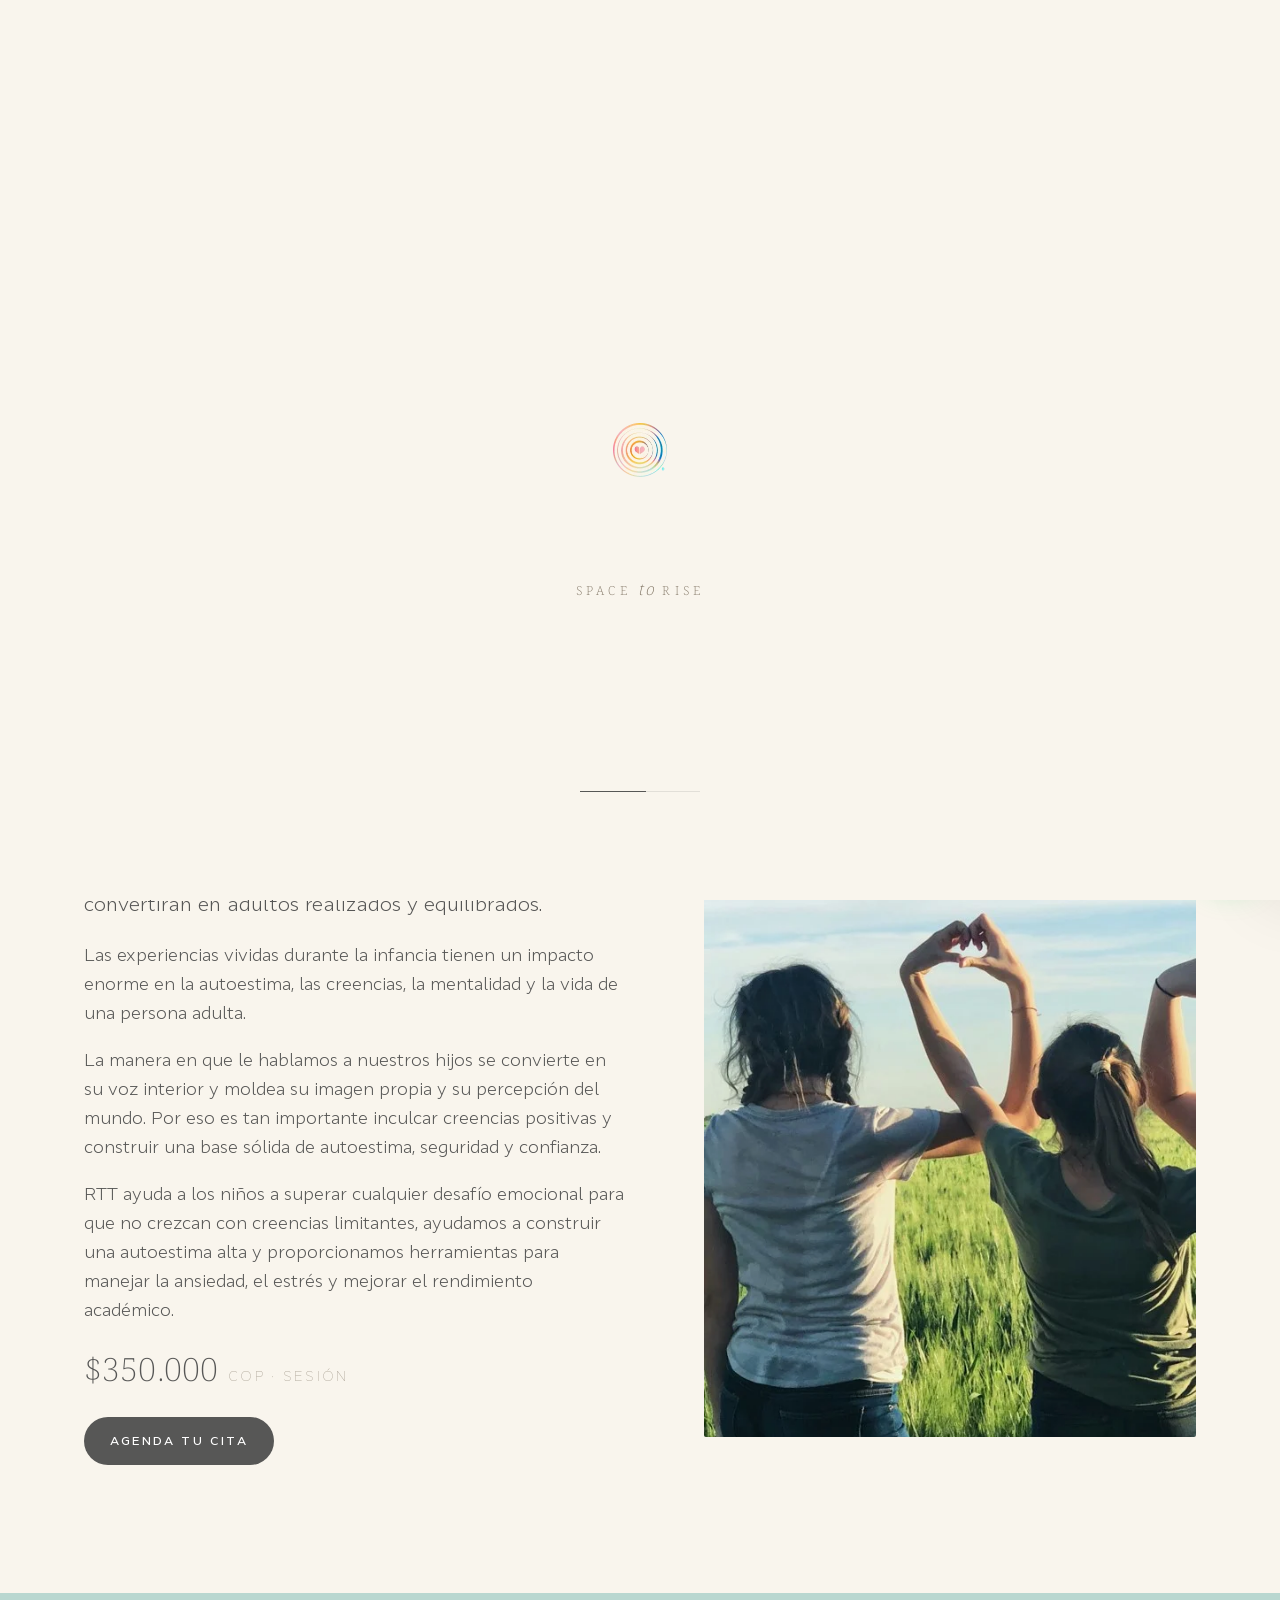
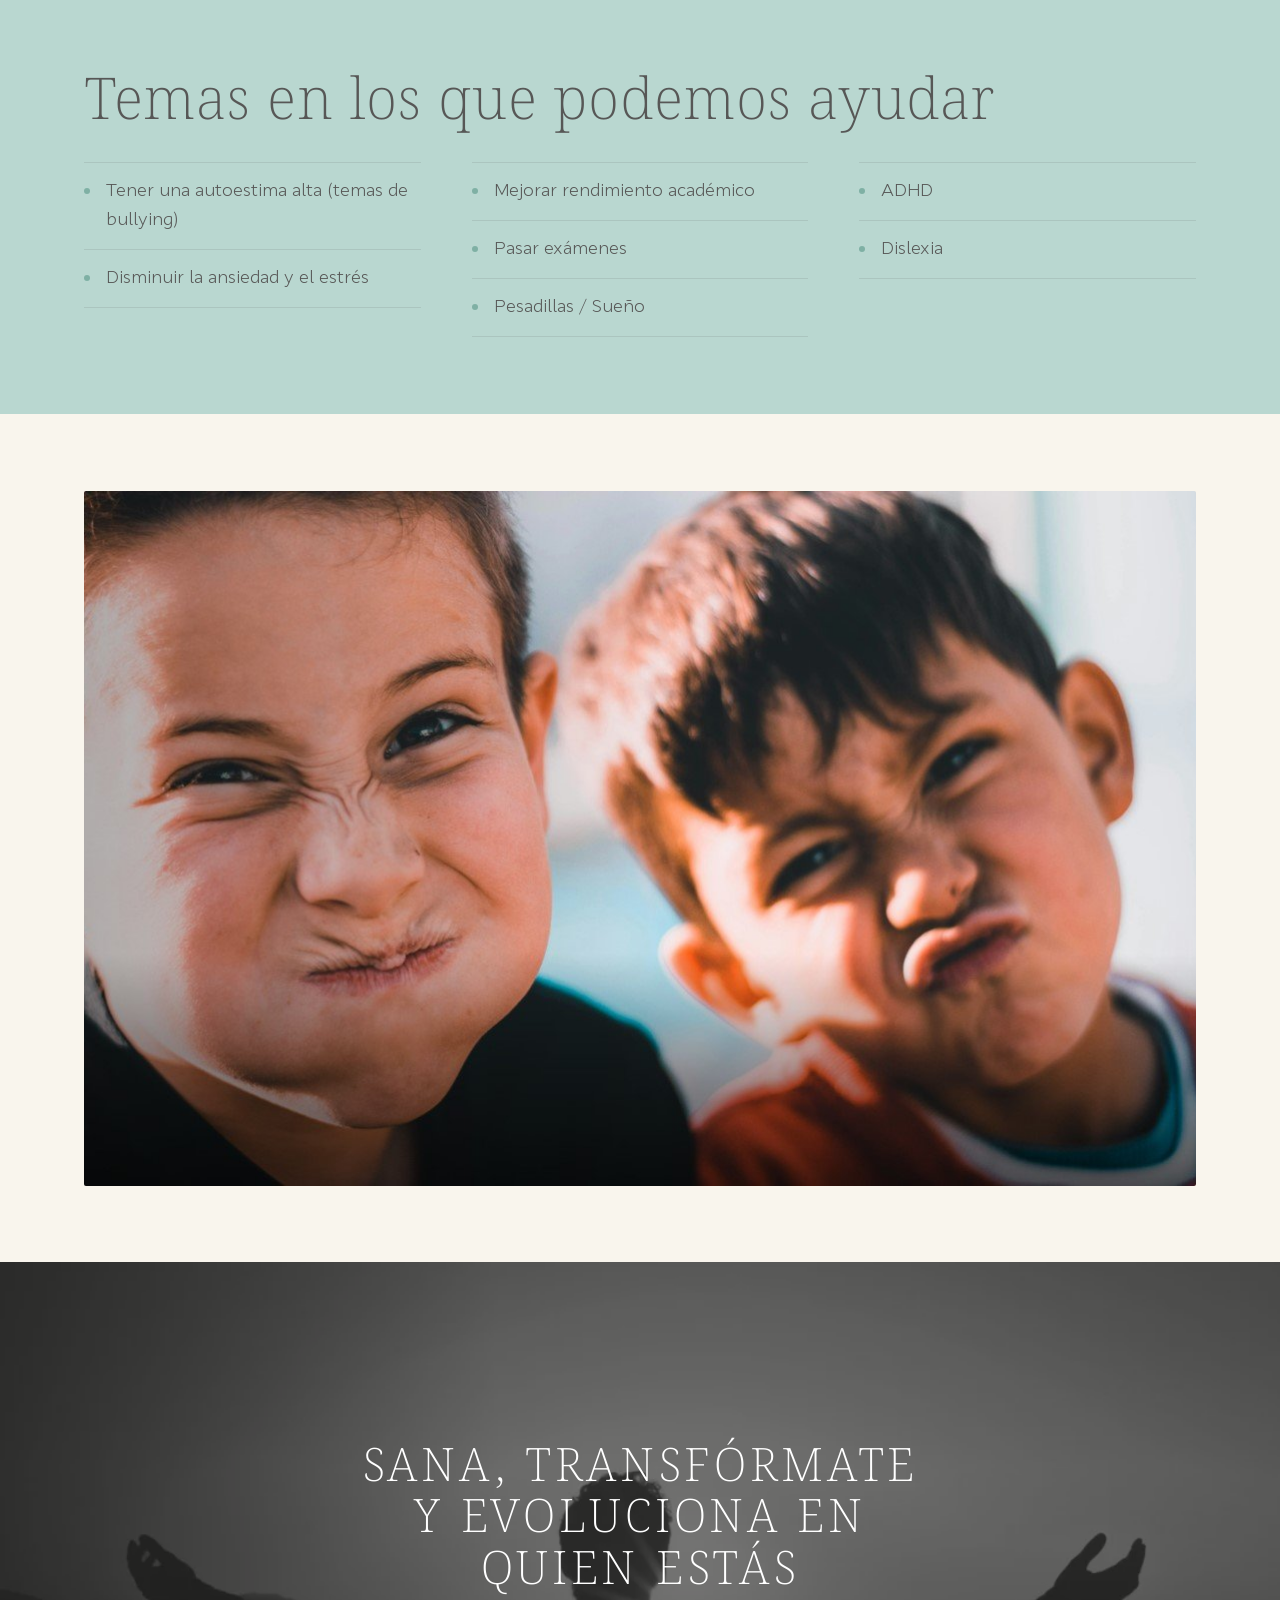
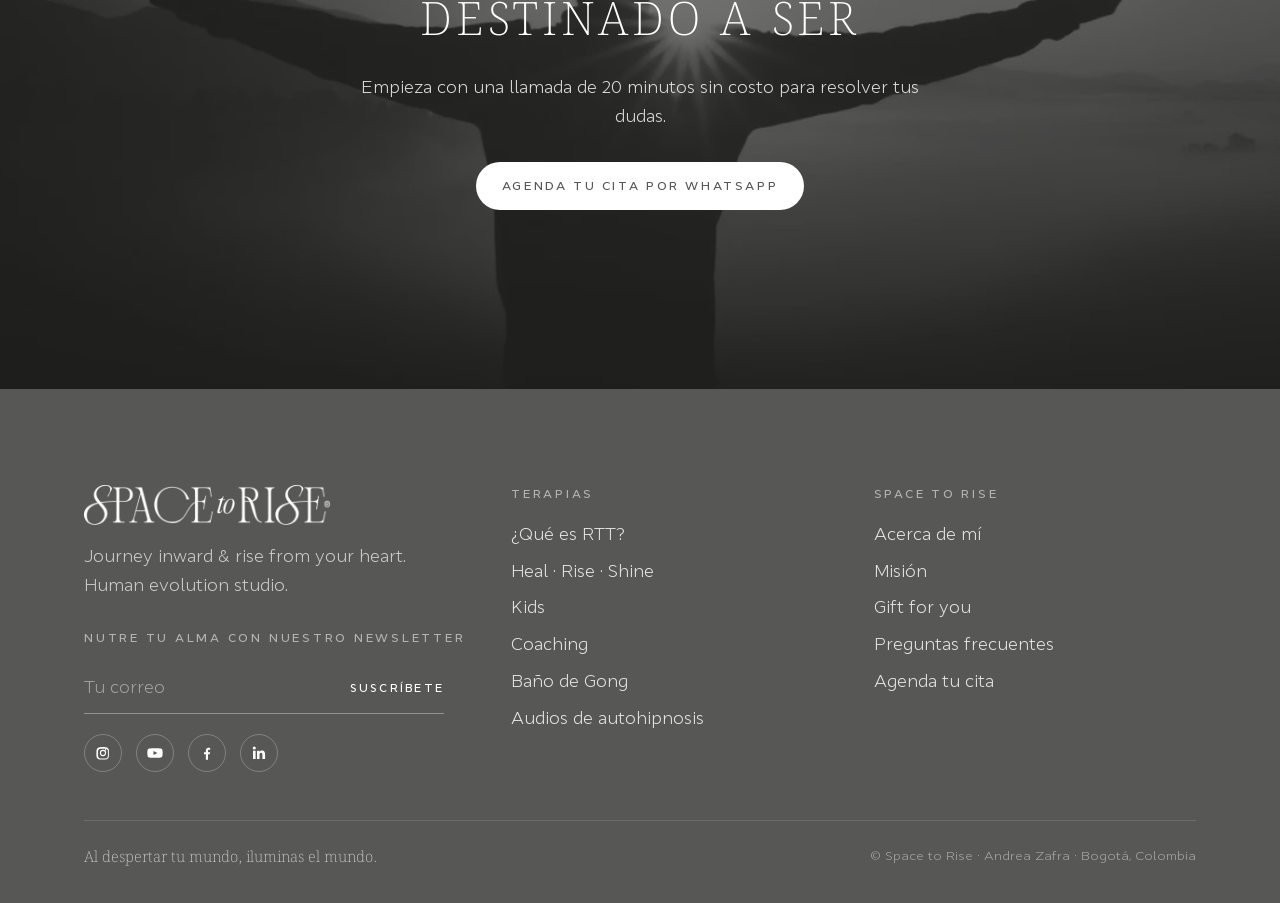
<file: kids/index.html>
<!doctype html>
<html lang="es">
<head>
<meta charset="utf-8">
<meta name="viewport" content="width=device-width, initial-scale=1">
<title>RTT Kids — Hipnoterapia para niños: autoestima, ansiedad y rendimiento | Space to Rise</title>
<meta name="description" content="RTT ayuda a los niños a superar desafíos emocionales, construir una autoestima alta y manejar la ansiedad, el estrés, el bullying, las pesadillas y el rendimiento académico.">
<link rel="canonical" href="https://spacetorise.com/kids/">
<meta property="og:title" content="RTT Kids — Hipnoterapia para niños: autoestima, ansiedad y rendimiento | Space to Rise">
<meta property="og:description" content="RTT ayuda a los niños a superar desafíos emocionales, construir una autoestima alta y manejar la ansiedad, el estrés, el bullying, las pesadillas y el rendimiento académico.">
<meta property="og:image" content="https://spacetorise.com/assets/img/Home-Principal-New.jpg">
<meta property="og:type" content="website">
<meta property="og:locale" content="es_CO">
<link rel="icon" href="/favicon.ico" sizes="any">
<link rel="icon" type="image/png" sizes="32x32" href="/assets/img/favicon-32.png">
<link rel="apple-touch-icon" href="/assets/img/favicon-180.png">
<link rel="preconnect" href="https://fonts.googleapis.com"><link rel="preconnect" href="https://fonts.gstatic.com" crossorigin>
<link href="https://fonts.googleapis.com/css2?family=Noto+Serif+Bengali:wght@200;300&display=swap" rel="stylesheet">
<link rel="stylesheet" href="/assets/css/main.css">
<script type="application/ld+json">{"@context":"https://schema.org","@type":"HealthAndBeautyBusiness","name":"Space to Rise","url":"https://spacetorise.com","telephone":"+57 310 750 3359","image":"https://spacetorise.com/assets/img/Home-Principal-New.jpg","description":"RTT ayuda a los niños a superar desafíos emocionales, construir una autoestima alta y manejar la ansiedad, el estrés, el bullying, las pesadillas y el rendimiento académico.","founder":{"@type":"Person","name":"Andrea Zafra"},"areaServed":"Colombia","sameAs":["https://www.instagram.com/spacetorise/","https://www.youtube.com/@spacetorise","https://www.facebook.com/profile.php?id=61574483459317","https://www.linkedin.com/in/andrea-zafra-5b5bb09"]}</script>
</head>
<body>
<div class="loader" aria-hidden="true">
  <div class="loader__rings"><span></span><span></span><span></span><span></span><span></span>
    <div class="loader__heart"><img src="/assets/img/Icono_Home.png" alt=""></div>
    <div class="loader__word">Space <em>to</em> Rise</div>
  </div>
  <div class="loader__bar"><i></i></div>
</div>
<div class="veil-page" aria-hidden="true"></div>
<header class="header on-dark">
  <div class="wrap">
    <a class="logo" href="/" aria-label="Space to Rise"><img src="/assets/img/LOGO-Color_New.png" alt="Space to Rise"></a>
    <nav class="nav" aria-label="Principal"><a href="/rtt/">RTT</a><a href="/heal-rise-shine/">Heal / Rise / Shine</a><a href="/kids/">Kids</a><a href="/coaching/">Coaching</a><a href="/gong/">Gong</a><a href="/shop/">Shop</a></nav>
    <div class="header__actions">
      <button class="cart-btn" aria-label="Carrito"><svg viewBox="0 0 24 24"><path d="M3 4h2l2.4 11.2a1 1 0 0 0 1 .8h8.8a1 1 0 0 0 1-.8L20 8H6.5"/><circle cx="9.5" cy="20" r="1.2"/><circle cx="17" cy="20" r="1.2"/></svg><span class="count">0</span></button>
      <a class="btn" href="https://wa.me/573107503359?text=Hola!%20Quiero%20reservar%20mi%20cita%20%F0%9F%98%8A" target="_blank" rel="noopener">Agenda tu cita</a>
      <button class="burger" aria-label="Menú" aria-expanded="false"><span></span><span></span></button>
    </div>
  </div>
</header>
<main>
<section class="hero short">
  <div class="hero__media"><div class="hero__reveal" style="position:absolute;inset:0"><img src="/assets/img/Nueva-Foto-Kids-scaled.jpg" alt="" style="object-position:center 35%" fetchpriority="high"></div></div>
  <div class="wrap">
    <h1 class="breathe-in">Kids · Niños</h1>
    <p class="rv rv-d2">“Lo más valioso que puedes enseñarles a tus hijos es que son suficientes” — Marisa Peer</p>
    <a class="btn light rv rv-d3" href="https://wa.me/573107503359?text=Hola!%20Quiero%20reservar%20mi%20cita%20%F0%9F%98%8A" target="_blank" rel="noopener">Agenda tu cita</a>
  </div>
  <div class="hero__scroll" aria-hidden="true"><span>Respira</span><i></i></div>
</section>
<section>
  <div class="wrap split">
    <div>
      <p class="lead rv">Como papás tenemos una responsabilidad gigante con nuestros hijos para ayudarlos a tener una autoestima inquebrantable para que puedan ser niños felices que se convertirán en adultos realizados y equilibrados.</p>
      <p class="rv rv-d1">Las experiencias vividas durante la infancia tienen un impacto enorme en la autoestima, las creencias, la mentalidad y la vida de una persona adulta.</p>
      <p class="rv rv-d2">La manera en que le hablamos a nuestros hijos se convierte en su voz interior y moldea su imagen propia y su percepción del mundo. Por eso es tan importante inculcar creencias positivas y construir una base sólida de autoestima, seguridad y confianza.</p>
      <p class="rv rv-d2">RTT ayuda a los niños a superar cualquier desafío emocional para que no crezcan con creencias limitantes, ayudamos a construir una autoestima alta y proporcionamos herramientas para manejar la ansiedad, el estrés y mejorar el rendimiento académico.</p>
      <div class="price rv rv-d3">$350.000<small>COP · sesión</small></div>
      <a class="btn rv rv-d3" href="https://wa.me/573107503359?text=Hola!%20Quiero%20reservar%20mi%20cita%20%F0%9F%98%8A" target="_blank" rel="noopener">Agenda tu cita</a>
    </div>
    <div class="split__media"><div class="frame"><img src="/assets/img/Kids2.jpg" alt=""><div class="veil"></div></div></div>
  </div>
</section>
<section class="sage tight">
  <div class="wrap">
    <h2 class="rv" style="margin-bottom:28px">Temas en los que podemos ayudar</h2>
    <div class="grid grid-3">
      <ul class="list rv"><li>Tener una autoestima alta (temas de bullying)</li><li>Disminuir la ansiedad y el estrés</li></ul>
      <ul class="list rv rv-d1"><li>Mejorar rendimiento académico</li><li>Pasar exámenes</li><li>Pesadillas / Sueño</li></ul>
      <ul class="list rv rv-d2"><li>ADHD</li><li>Dislexia</li></ul>
    </div>
  </div>
</section>
<section class="tight">
  <div class="wrap"><div class="frame wide"><img src="/assets/img/Imagen_Kids_Home.jpg" alt="Niños haciendo muecas" style="object-position:center 40%"><div class="veil"></div></div></div>
</section>
</main>
<section class="cta">
  <img src="/assets/img/Foto_Home_2.jpg" alt="">
  <div class="wrap">
    <h2 class="rv">Sana, transfórmate y evoluciona en quien estás destinado a ser</h2>
    <p class="rv rv-d1" style="color:rgba(255,255,255,.85);max-width:52ch;margin:0 auto 30px">Empieza con una llamada de 20 minutos sin costo para resolver tus dudas.</p>
    <a class="btn light rv rv-d2" href="https://wa.me/573107503359?text=Hola!%20Quiero%20reservar%20mi%20cita%20%F0%9F%98%8A" target="_blank" rel="noopener">Agenda tu cita por WhatsApp</a>
  </div>
</section>
<footer class="footer">
  <div class="wrap">
    <div class="top">
      <div>
        <a class="logo" href="/"><img src="/assets/img/LOGO-Color_New.png" alt="Space to Rise"></a>
        <p style="margin:18px 0 0;max-width:36ch;color:rgba(255,255,255,.7)">Journey inward &amp; rise from your heart.<br>Human evolution studio.</p>
        <h5 style="margin-top:28px">Nutre tu alma con nuestro newsletter</h5>
        <form class="news" onsubmit="event.preventDefault();window.open('https://wa.me/573107503359?text='+encodeURIComponent('Hola! Quiero suscribirme al newsletter: '+this.querySelector('input').value),'_blank')">
          <input type="email" placeholder="Tu correo" required aria-label="Tu correo"><button type="submit">Suscríbete</button>
        </form>
        <div class="social">
          <a href="https://www.instagram.com/spacetorise/" target="_blank" rel="noopener" aria-label="Instagram"><svg viewBox="0 0 24 24"><path d="M12 7.3a4.7 4.7 0 1 0 0 9.4 4.7 4.7 0 0 0 0-9.4zm0 7.7a3 3 0 1 1 0-6 3 3 0 0 1 0 6zm5-8a1.1 1.1 0 1 1-2.2 0 1.1 1.1 0 0 1 2.2 0zM21 8.6c-.1-1.5-.4-2.8-1.5-3.9S17 3.3 15.4 3.2c-1.6-.1-6.2-.1-7.8 0C6.1 3.3 4.8 3.6 3.7 4.7S2.3 7.1 2.2 8.6c-.1 1.6-.1 6.2 0 7.8.1 1.5.4 2.8 1.5 3.9s2.4 1.4 3.9 1.5c1.6.1 6.2.1 7.8 0 1.5-.1 2.8-.4 3.9-1.5s1.4-2.4 1.5-3.9c.1-1.6.1-6.2 0-7.8zm-2 9.5a3 3 0 0 1-1.7 1.7c-1.2.5-4 .4-5.3.4s-4.1.1-5.3-.4a3 3 0 0 1-1.7-1.7c-.5-1.2-.4-4-.4-5.3s-.1-4.1.4-5.3A3 3 0 0 1 6.7 5.9c1.2-.5 4-.4 5.3-.4s4.1-.1 5.3.4a3 3 0 0 1 1.7 1.7c.5 1.2.4 4 .4 5.3s.1 4.1-.4 5.3z"/></svg></a>
          <a href="https://www.youtube.com/@spacetorise" target="_blank" rel="noopener" aria-label="YouTube"><svg viewBox="0 0 24 24"><path d="M23 7.2a2.9 2.9 0 0 0-2-2C19.2 4.7 12 4.7 12 4.7s-7.2 0-9 .5a2.9 2.9 0 0 0-2 2C.5 9 .5 12 .5 12s0 3 .5 4.8a2.9 2.9 0 0 0 2 2c1.8.5 9 .5 9 .5s7.2 0 9-.5a2.9 2.9 0 0 0 2-2c.5-1.8.5-4.8.5-4.8s0-3-.5-4.8zM9.7 15V9l6 3-6 3z"/></svg></a>
          <a href="https://www.facebook.com/profile.php?id=61574483459317" target="_blank" rel="noopener" aria-label="Facebook"><svg viewBox="0 0 24 24"><path d="M13.5 22v-8h2.7l.4-3.2h-3.1V8.8c0-.9.3-1.6 1.6-1.6h1.7V4.4c-.3 0-1.3-.1-2.4-.1-2.4 0-4.1 1.5-4.1 4.2v2.3H7.5V14h2.8v8h3.2z"/></svg></a>
          <a href="https://www.linkedin.com/in/andrea-zafra-5b5bb09" target="_blank" rel="noopener" aria-label="LinkedIn"><svg viewBox="0 0 24 24"><path d="M6.9 21H3V8.5h3.9V21zM4.9 6.8a2.3 2.3 0 1 1 0-4.6 2.3 2.3 0 0 1 0 4.6zM21 21h-3.9v-6.1c0-1.5 0-3.3-2-3.3s-2.3 1.6-2.3 3.2V21H9V8.5h3.7v1.7h.1c.5-1 1.8-2 3.7-2 3.9 0 4.6 2.6 4.6 5.9V21z"/></svg></a>
        </div>
      </div>
      <div>
        <h5>Terapias</h5>
        <ul><li><a href="/rtt/">¿Qué es RTT?</a></li><li><a href="/heal-rise-shine/">Heal · Rise · Shine</a></li><li><a href="/kids/">Kids</a></li><li><a href="/coaching/">Coaching</a></li><li><a href="/gong/">Baño de Gong</a></li><li><a href="/shop/">Audios de autohipnosis</a></li></ul>
      </div>
      <div>
        <h5>Space to Rise</h5>
        <ul><li><a href="/acerca-de-mi/">Acerca de mí</a></li><li><a href="/mision/">Misión</a></li><li><a href="/gif-for-you/">Gift for you</a></li><li><a href="/preguntas-frecuentes/">Preguntas frecuentes</a></li><li><a href="https://wa.me/573107503359?text=Hola!%20Quiero%20reservar%20mi%20cita%20%F0%9F%98%8A" target="_blank" rel="noopener">Agenda tu cita</a></li></ul>
      </div>
    </div>
    <div class="bottom">
      <span class="serif">Al despertar tu mundo, iluminas el mundo.</span>
      <span>© Space to Rise · Andrea Zafra · Bogotá, Colombia</span>
    </div>
  </div>
</footer>

<a class="wa" href="https://wa.me/573107503359?text=Hola!%20Quiero%20reservar%20mi%20cita%20%F0%9F%98%8A" target="_blank" rel="noopener" aria-label="Escríbenos por WhatsApp"><span class="ico"><svg viewBox="0 0 24 24"><path d="M17.5 14.4c-.3-.1-1.8-.9-2-1-.3-.1-.5-.1-.7.1-.2.3-.8 1-.9 1.2-.2.2-.3.2-.6.1-.3-.1-1.3-.5-2.4-1.5-.9-.8-1.5-1.8-1.7-2.1-.2-.3 0-.5.1-.6l.4-.5.3-.5c.1-.2 0-.4 0-.5L9.1 6.9c-.2-.6-.5-.5-.7-.5h-.6c-.2 0-.5.1-.8.4-.3.3-1 1-1 2.5s1.1 2.9 1.2 3.1c.1.2 2.1 3.2 5.1 4.5.7.3 1.3.5 1.7.6.7.2 1.4.2 1.9.1.6-.1 1.8-.7 2-1.4.2-.7.2-1.3.2-1.4-.1-.2-.3-.3-.6-.4zM12 2a10 10 0 0 0-8.6 15.1L2 22l5-1.3A10 10 0 1 0 12 2zm0 18.2c-1.5 0-3-.4-4.3-1.2l-.3-.2-3 .8.8-2.9-.2-.3A8.2 8.2 0 1 1 12 20.2z"/></svg></span><span class="txt">Agenda tu cita</span></a>

<div class="scrim"></div>
<aside class="drawer" aria-label="Carrito">
  <div class="drawer__head"><h3>Tu carrito</h3><button class="drawer__close btn ghost" style="padding:8px 16px">Cerrar</button></div>
  <div class="drawer__items"></div>
  <div class="drawer__foot">
    <div class="drawer__total"><span>Total</span><b></b></div>
    <button class="btn">Finalizar pedido por WhatsApp</button>
    <small>Te confirmamos el pago (Nequi, transferencia o tarjeta) y recibes tus audios en tu correo.</small>
  </div>
</aside>
<div class="modal" role="dialog" aria-modal="true"><div class="modal__box" style="position:relative"><button class="modal__close" aria-label="Cerrar"></button><div class="modal__img"></div><div class="modal__body"></div></div></div>

<script src="/assets/js/main.js"></script>
<script src="/assets/js/shop.js"></script>
</body>
</html>
</file>
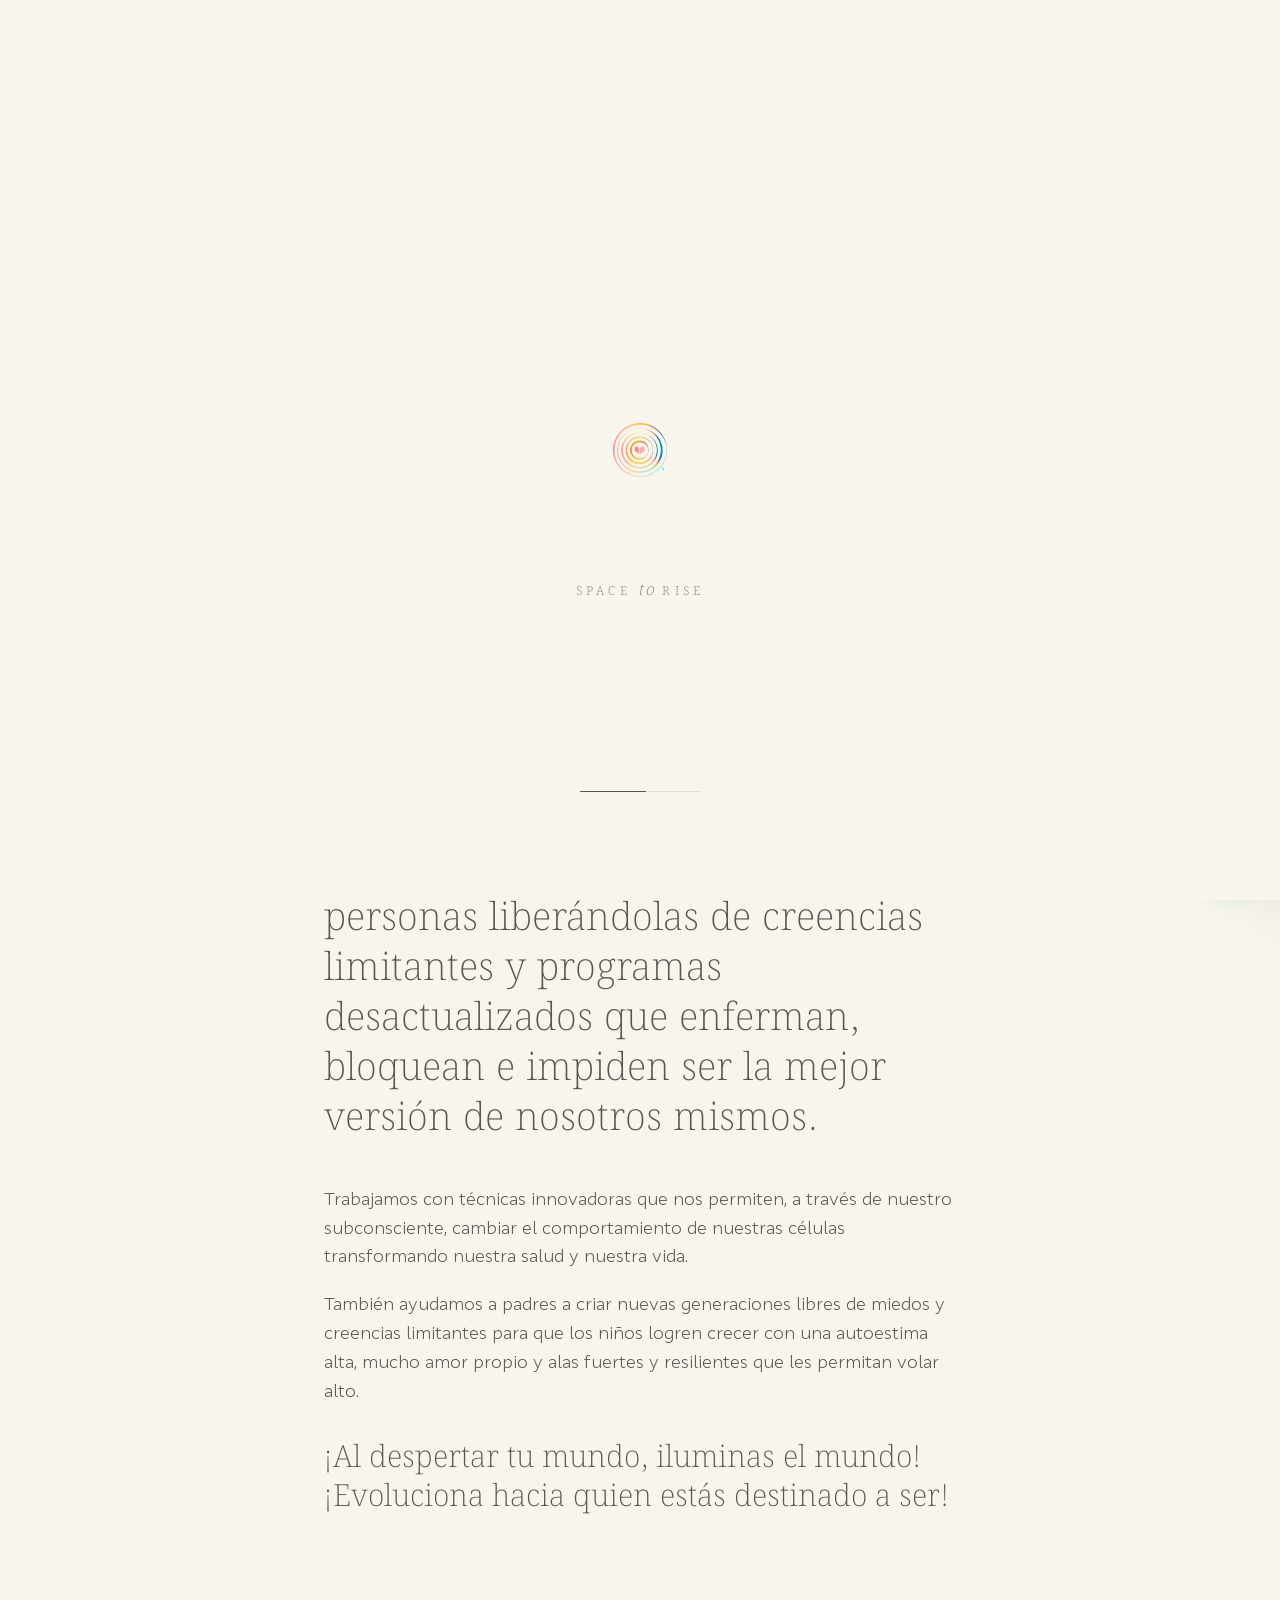
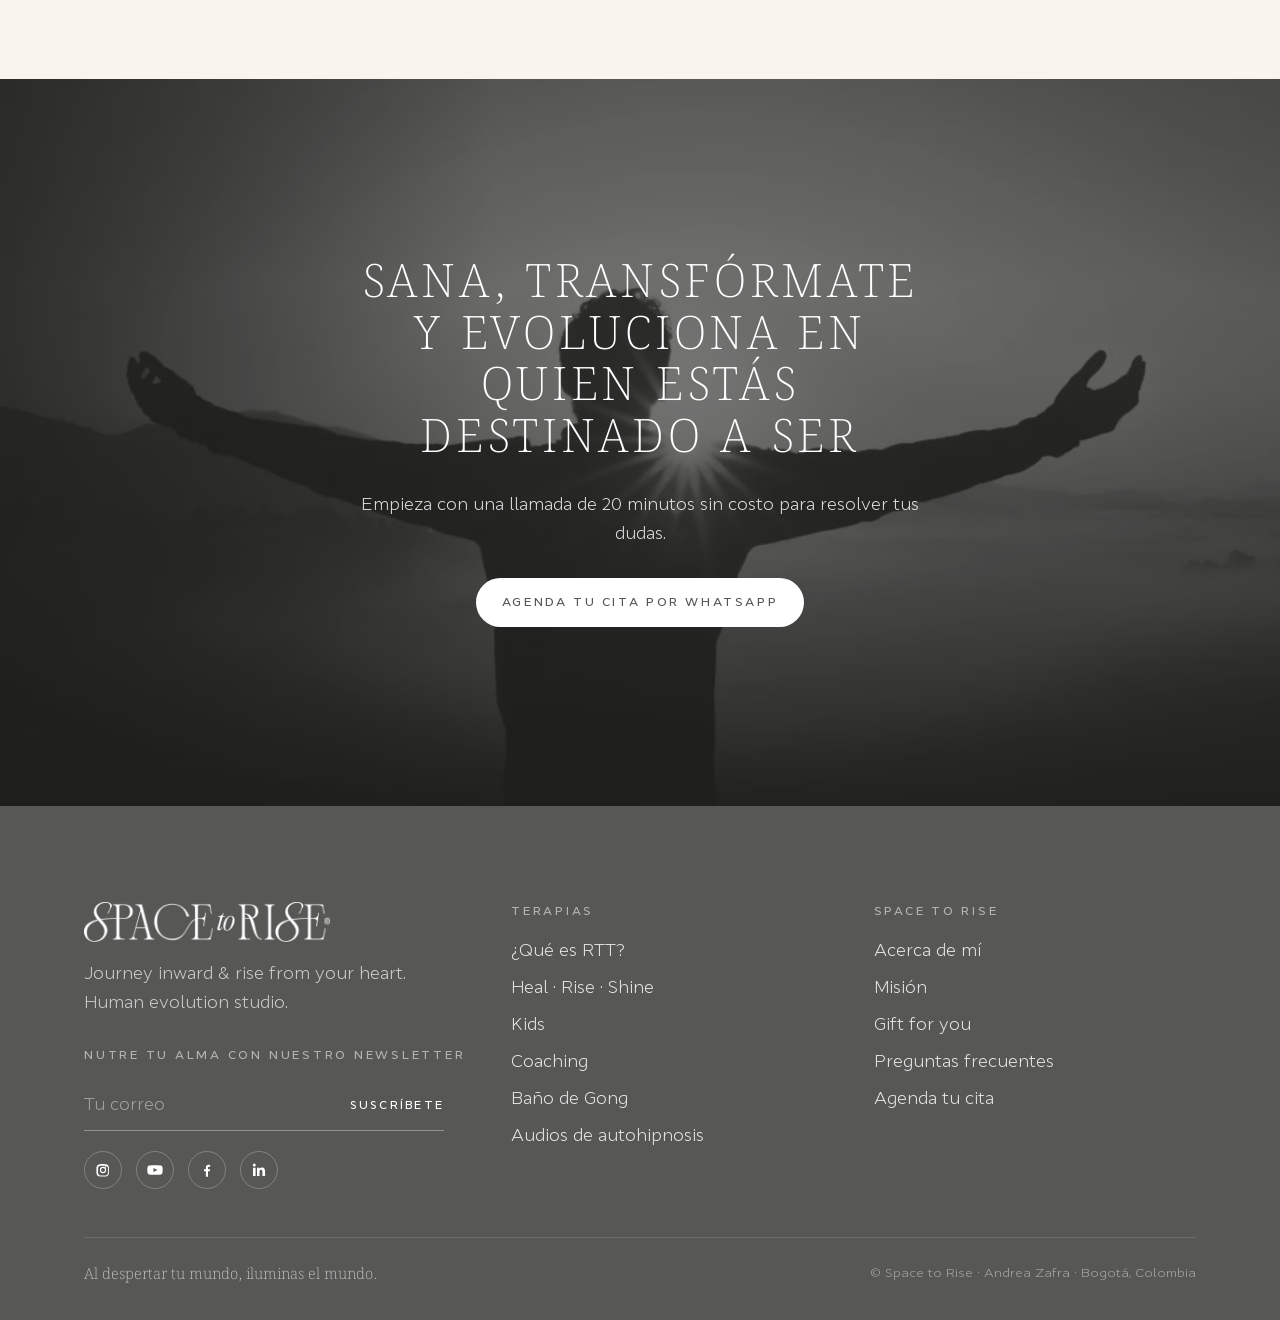
<file: mision/index.html>
<!doctype html>
<html lang="es">
<head>
<meta charset="utf-8">
<meta name="viewport" content="width=device-width, initial-scale=1">
<title>Misión — Sanar y transformar la vida de millones de personas | Space to Rise</title>
<meta name="description" content="Nuestra misión es sanar y transformar la vida de millones de personas liberándolas de creencias limitantes, y ayudar a padres a criar generaciones libres de miedos.">
<link rel="canonical" href="https://spacetorise.com/mision/">
<meta property="og:title" content="Misión — Sanar y transformar la vida de millones de personas | Space to Rise">
<meta property="og:description" content="Nuestra misión es sanar y transformar la vida de millones de personas liberándolas de creencias limitantes, y ayudar a padres a criar generaciones libres de miedos.">
<meta property="og:image" content="https://spacetorise.com/assets/img/Home-Principal-New.jpg">
<meta property="og:type" content="website">
<meta property="og:locale" content="es_CO">
<link rel="icon" href="/favicon.ico" sizes="any">
<link rel="icon" type="image/png" sizes="32x32" href="/assets/img/favicon-32.png">
<link rel="apple-touch-icon" href="/assets/img/favicon-180.png">
<link rel="preconnect" href="https://fonts.googleapis.com"><link rel="preconnect" href="https://fonts.gstatic.com" crossorigin>
<link href="https://fonts.googleapis.com/css2?family=Noto+Serif+Bengali:wght@200;300&display=swap" rel="stylesheet">
<link rel="stylesheet" href="/assets/css/main.css">
<script type="application/ld+json">{"@context":"https://schema.org","@type":"HealthAndBeautyBusiness","name":"Space to Rise","url":"https://spacetorise.com","telephone":"+57 310 750 3359","image":"https://spacetorise.com/assets/img/Home-Principal-New.jpg","description":"Nuestra misión es sanar y transformar la vida de millones de personas liberándolas de creencias limitantes, y ayudar a padres a criar generaciones libres de miedos.","founder":{"@type":"Person","name":"Andrea Zafra"},"areaServed":"Colombia","sameAs":["https://www.instagram.com/spacetorise/","https://www.youtube.com/@spacetorise","https://www.facebook.com/profile.php?id=61574483459317","https://www.linkedin.com/in/andrea-zafra-5b5bb09"]}</script>
</head>
<body>
<div class="loader" aria-hidden="true">
  <div class="loader__rings"><span></span><span></span><span></span><span></span><span></span>
    <div class="loader__heart"><img src="/assets/img/Icono_Home.png" alt=""></div>
    <div class="loader__word">Space <em>to</em> Rise</div>
  </div>
  <div class="loader__bar"><i></i></div>
</div>
<div class="veil-page" aria-hidden="true"></div>
<header class="header on-dark">
  <div class="wrap">
    <a class="logo" href="/" aria-label="Space to Rise"><img src="/assets/img/LOGO-Color_New.png" alt="Space to Rise"></a>
    <nav class="nav" aria-label="Principal"><a href="/rtt/">RTT</a><a href="/heal-rise-shine/">Heal / Rise / Shine</a><a href="/kids/">Kids</a><a href="/coaching/">Coaching</a><a href="/gong/">Gong</a><a href="/shop/">Shop</a></nav>
    <div class="header__actions">
      <button class="cart-btn" aria-label="Carrito"><svg viewBox="0 0 24 24"><path d="M3 4h2l2.4 11.2a1 1 0 0 0 1 .8h8.8a1 1 0 0 0 1-.8L20 8H6.5"/><circle cx="9.5" cy="20" r="1.2"/><circle cx="17" cy="20" r="1.2"/></svg><span class="count">0</span></button>
      <a class="btn" href="https://wa.me/573107503359?text=Hola!%20Quiero%20reservar%20mi%20cita%20%F0%9F%98%8A" target="_blank" rel="noopener">Agenda tu cita</a>
      <button class="burger" aria-label="Menú" aria-expanded="false"><span></span><span></span></button>
    </div>
  </div>
</header>
<main>
<section class="hero short">
  <div class="hero__media"><div class="hero__reveal" style="position:absolute;inset:0"><img src="/assets/img/Mision1.jpg" alt="" style="object-position:center 30%" fetchpriority="high"></div></div>
  <div class="wrap">
    <h1 class="breathe-in">Misión</h1>
    
    
  </div>
  <div class="hero__scroll" aria-hidden="true"><span>Respira</span><i></i></div>
</section>
<section>
  <div class="wrap narrow">
    <p class="quote rv">Nuestra misión es sanar y transformar la vida de millones de personas liberándolas de creencias limitantes y programas desactualizados que enferman, bloquean e impiden ser la mejor versión de nosotros mismos.</p>
    <p class="rv rv-d1" style="margin-top:28px">Trabajamos con técnicas innovadoras que nos permiten, a través de nuestro subconsciente, cambiar el comportamiento de nuestras células transformando nuestra salud y nuestra vida.</p>
    <p class="rv rv-d2">También ayudamos a padres a criar nuevas generaciones libres de miedos y creencias limitantes para que los niños logren crecer con una autoestima alta, mucho amor propio y alas fuertes y resilientes que les permitan volar alto.</p>
    <p class="quote rv rv-d3" style="font-size:clamp(1.3rem,2.4vw,1.9rem);margin-top:32px">¡Al despertar tu mundo, iluminas el mundo!<br>¡Evoluciona hacia quien estás destinado a ser!</p>
  </div>
</section>
</main>
<section class="cta">
  <img src="/assets/img/Foto_Home_2.jpg" alt="">
  <div class="wrap">
    <h2 class="rv">Sana, transfórmate y evoluciona en quien estás destinado a ser</h2>
    <p class="rv rv-d1" style="color:rgba(255,255,255,.85);max-width:52ch;margin:0 auto 30px">Empieza con una llamada de 20 minutos sin costo para resolver tus dudas.</p>
    <a class="btn light rv rv-d2" href="https://wa.me/573107503359?text=Hola!%20Quiero%20reservar%20mi%20cita%20%F0%9F%98%8A" target="_blank" rel="noopener">Agenda tu cita por WhatsApp</a>
  </div>
</section>
<footer class="footer">
  <div class="wrap">
    <div class="top">
      <div>
        <a class="logo" href="/"><img src="/assets/img/LOGO-Color_New.png" alt="Space to Rise"></a>
        <p style="margin:18px 0 0;max-width:36ch;color:rgba(255,255,255,.7)">Journey inward &amp; rise from your heart.<br>Human evolution studio.</p>
        <h5 style="margin-top:28px">Nutre tu alma con nuestro newsletter</h5>
        <form class="news" onsubmit="event.preventDefault();window.open('https://wa.me/573107503359?text='+encodeURIComponent('Hola! Quiero suscribirme al newsletter: '+this.querySelector('input').value),'_blank')">
          <input type="email" placeholder="Tu correo" required aria-label="Tu correo"><button type="submit">Suscríbete</button>
        </form>
        <div class="social">
          <a href="https://www.instagram.com/spacetorise/" target="_blank" rel="noopener" aria-label="Instagram"><svg viewBox="0 0 24 24"><path d="M12 7.3a4.7 4.7 0 1 0 0 9.4 4.7 4.7 0 0 0 0-9.4zm0 7.7a3 3 0 1 1 0-6 3 3 0 0 1 0 6zm5-8a1.1 1.1 0 1 1-2.2 0 1.1 1.1 0 0 1 2.2 0zM21 8.6c-.1-1.5-.4-2.8-1.5-3.9S17 3.3 15.4 3.2c-1.6-.1-6.2-.1-7.8 0C6.1 3.3 4.8 3.6 3.7 4.7S2.3 7.1 2.2 8.6c-.1 1.6-.1 6.2 0 7.8.1 1.5.4 2.8 1.5 3.9s2.4 1.4 3.9 1.5c1.6.1 6.2.1 7.8 0 1.5-.1 2.8-.4 3.9-1.5s1.4-2.4 1.5-3.9c.1-1.6.1-6.2 0-7.8zm-2 9.5a3 3 0 0 1-1.7 1.7c-1.2.5-4 .4-5.3.4s-4.1.1-5.3-.4a3 3 0 0 1-1.7-1.7c-.5-1.2-.4-4-.4-5.3s-.1-4.1.4-5.3A3 3 0 0 1 6.7 5.9c1.2-.5 4-.4 5.3-.4s4.1-.1 5.3.4a3 3 0 0 1 1.7 1.7c.5 1.2.4 4 .4 5.3s.1 4.1-.4 5.3z"/></svg></a>
          <a href="https://www.youtube.com/@spacetorise" target="_blank" rel="noopener" aria-label="YouTube"><svg viewBox="0 0 24 24"><path d="M23 7.2a2.9 2.9 0 0 0-2-2C19.2 4.7 12 4.7 12 4.7s-7.2 0-9 .5a2.9 2.9 0 0 0-2 2C.5 9 .5 12 .5 12s0 3 .5 4.8a2.9 2.9 0 0 0 2 2c1.8.5 9 .5 9 .5s7.2 0 9-.5a2.9 2.9 0 0 0 2-2c.5-1.8.5-4.8.5-4.8s0-3-.5-4.8zM9.7 15V9l6 3-6 3z"/></svg></a>
          <a href="https://www.facebook.com/profile.php?id=61574483459317" target="_blank" rel="noopener" aria-label="Facebook"><svg viewBox="0 0 24 24"><path d="M13.5 22v-8h2.7l.4-3.2h-3.1V8.8c0-.9.3-1.6 1.6-1.6h1.7V4.4c-.3 0-1.3-.1-2.4-.1-2.4 0-4.1 1.5-4.1 4.2v2.3H7.5V14h2.8v8h3.2z"/></svg></a>
          <a href="https://www.linkedin.com/in/andrea-zafra-5b5bb09" target="_blank" rel="noopener" aria-label="LinkedIn"><svg viewBox="0 0 24 24"><path d="M6.9 21H3V8.5h3.9V21zM4.9 6.8a2.3 2.3 0 1 1 0-4.6 2.3 2.3 0 0 1 0 4.6zM21 21h-3.9v-6.1c0-1.5 0-3.3-2-3.3s-2.3 1.6-2.3 3.2V21H9V8.5h3.7v1.7h.1c.5-1 1.8-2 3.7-2 3.9 0 4.6 2.6 4.6 5.9V21z"/></svg></a>
        </div>
      </div>
      <div>
        <h5>Terapias</h5>
        <ul><li><a href="/rtt/">¿Qué es RTT?</a></li><li><a href="/heal-rise-shine/">Heal · Rise · Shine</a></li><li><a href="/kids/">Kids</a></li><li><a href="/coaching/">Coaching</a></li><li><a href="/gong/">Baño de Gong</a></li><li><a href="/shop/">Audios de autohipnosis</a></li></ul>
      </div>
      <div>
        <h5>Space to Rise</h5>
        <ul><li><a href="/acerca-de-mi/">Acerca de mí</a></li><li><a href="/mision/">Misión</a></li><li><a href="/gif-for-you/">Gift for you</a></li><li><a href="/preguntas-frecuentes/">Preguntas frecuentes</a></li><li><a href="https://wa.me/573107503359?text=Hola!%20Quiero%20reservar%20mi%20cita%20%F0%9F%98%8A" target="_blank" rel="noopener">Agenda tu cita</a></li></ul>
      </div>
    </div>
    <div class="bottom">
      <span class="serif">Al despertar tu mundo, iluminas el mundo.</span>
      <span>© Space to Rise · Andrea Zafra · Bogotá, Colombia</span>
    </div>
  </div>
</footer>

<a class="wa" href="https://wa.me/573107503359?text=Hola!%20Quiero%20reservar%20mi%20cita%20%F0%9F%98%8A" target="_blank" rel="noopener" aria-label="Escríbenos por WhatsApp"><span class="ico"><svg viewBox="0 0 24 24"><path d="M17.5 14.4c-.3-.1-1.8-.9-2-1-.3-.1-.5-.1-.7.1-.2.3-.8 1-.9 1.2-.2.2-.3.2-.6.1-.3-.1-1.3-.5-2.4-1.5-.9-.8-1.5-1.8-1.7-2.1-.2-.3 0-.5.1-.6l.4-.5.3-.5c.1-.2 0-.4 0-.5L9.1 6.9c-.2-.6-.5-.5-.7-.5h-.6c-.2 0-.5.1-.8.4-.3.3-1 1-1 2.5s1.1 2.9 1.2 3.1c.1.2 2.1 3.2 5.1 4.5.7.3 1.3.5 1.7.6.7.2 1.4.2 1.9.1.6-.1 1.8-.7 2-1.4.2-.7.2-1.3.2-1.4-.1-.2-.3-.3-.6-.4zM12 2a10 10 0 0 0-8.6 15.1L2 22l5-1.3A10 10 0 1 0 12 2zm0 18.2c-1.5 0-3-.4-4.3-1.2l-.3-.2-3 .8.8-2.9-.2-.3A8.2 8.2 0 1 1 12 20.2z"/></svg></span><span class="txt">Agenda tu cita</span></a>

<div class="scrim"></div>
<aside class="drawer" aria-label="Carrito">
  <div class="drawer__head"><h3>Tu carrito</h3><button class="drawer__close btn ghost" style="padding:8px 16px">Cerrar</button></div>
  <div class="drawer__items"></div>
  <div class="drawer__foot">
    <div class="drawer__total"><span>Total</span><b></b></div>
    <button class="btn">Finalizar pedido por WhatsApp</button>
    <small>Te confirmamos el pago (Nequi, transferencia o tarjeta) y recibes tus audios en tu correo.</small>
  </div>
</aside>
<div class="modal" role="dialog" aria-modal="true"><div class="modal__box" style="position:relative"><button class="modal__close" aria-label="Cerrar"></button><div class="modal__img"></div><div class="modal__body"></div></div></div>

<script src="/assets/js/main.js"></script>
<script src="/assets/js/shop.js"></script>
</body>
</html>
</file>
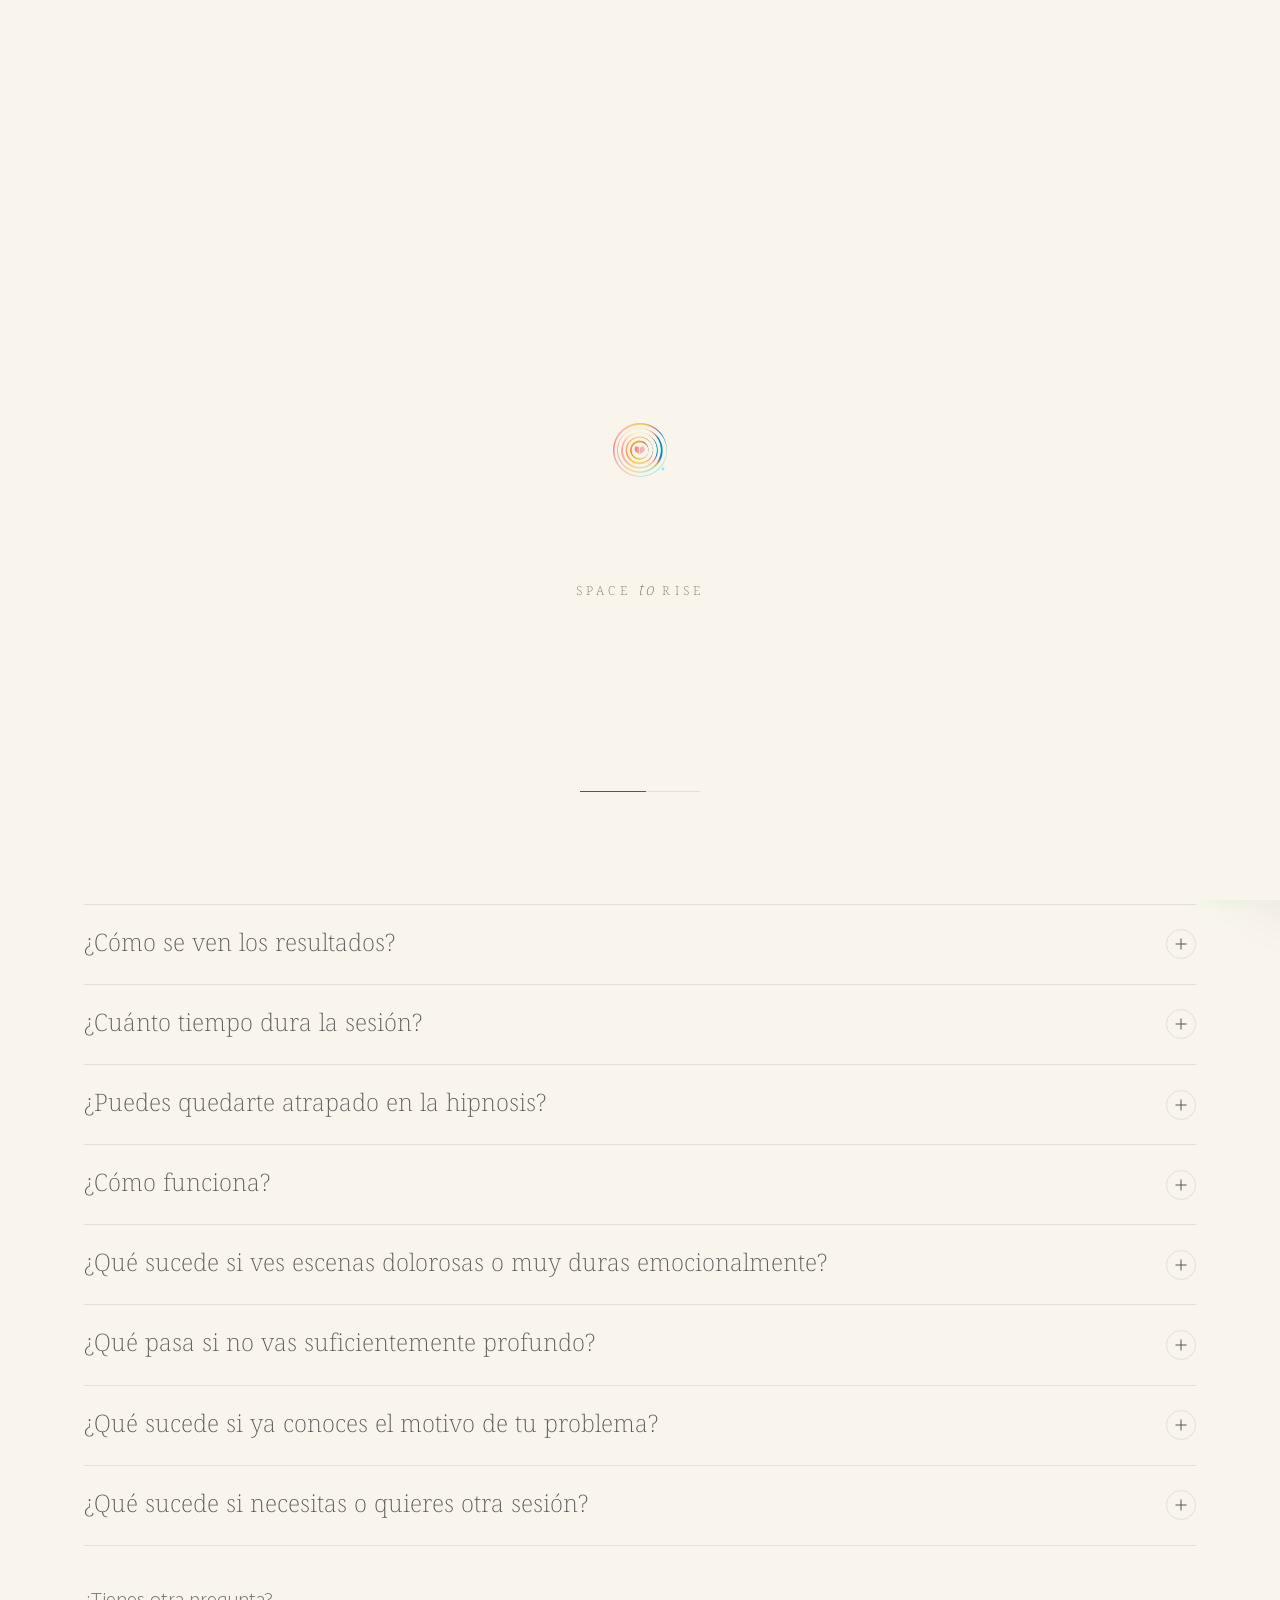
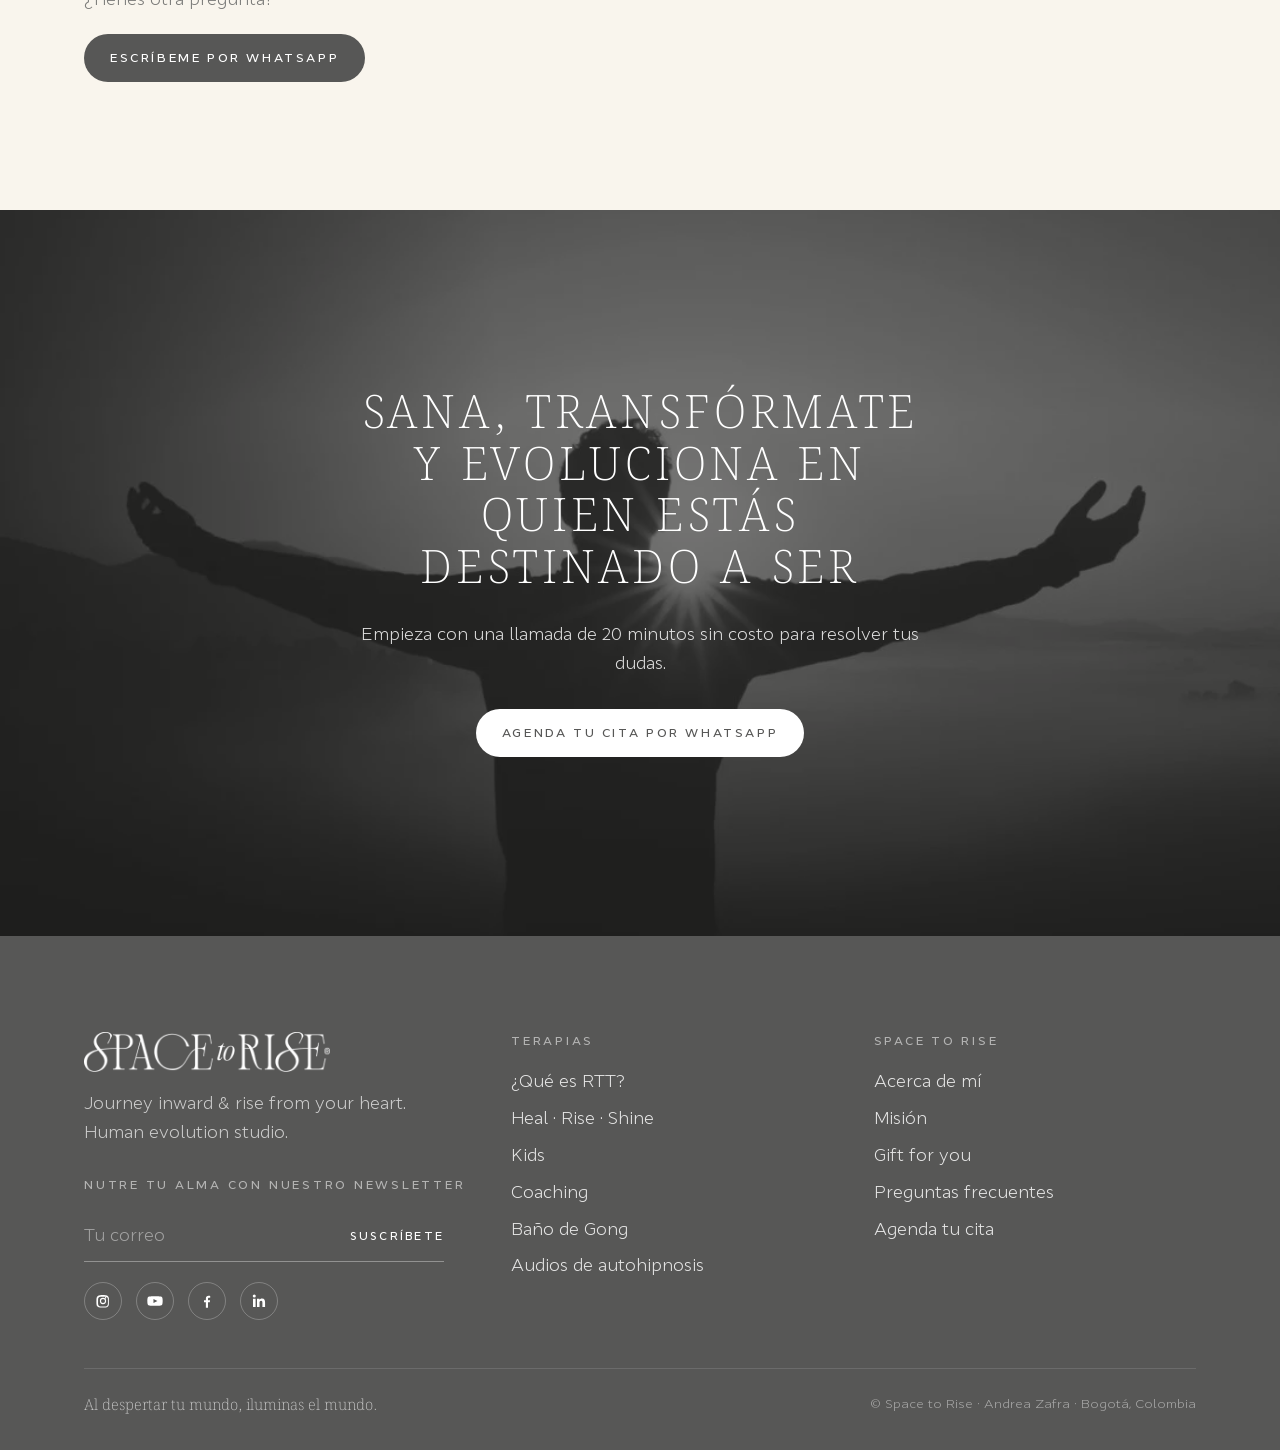
<file: preguntas-frecuentes/index.html>
<!doctype html>
<html lang="es">
<head>
<meta charset="utf-8">
<meta name="viewport" content="width=device-width, initial-scale=1">
<title>Preguntas frecuentes sobre RTT e hipnosis | Space to Rise</title>
<meta name="description" content="¿La hipnosis es real? ¿Es segura? ¿Cuánto dura una sesión de RTT? ¿Puedo quedarme atrapado? Respuestas a las dudas más comunes sobre la Terapia de Transformación Rápida.">
<link rel="canonical" href="https://spacetorise.com/preguntas-frecuentes/">
<meta property="og:title" content="Preguntas frecuentes sobre RTT e hipnosis | Space to Rise">
<meta property="og:description" content="¿La hipnosis es real? ¿Es segura? ¿Cuánto dura una sesión de RTT? ¿Puedo quedarme atrapado? Respuestas a las dudas más comunes sobre la Terapia de Transformación Rápida.">
<meta property="og:image" content="https://spacetorise.com/assets/img/Home-Principal-New.jpg">
<meta property="og:type" content="website">
<meta property="og:locale" content="es_CO">
<link rel="icon" href="/favicon.ico" sizes="any">
<link rel="icon" type="image/png" sizes="32x32" href="/assets/img/favicon-32.png">
<link rel="apple-touch-icon" href="/assets/img/favicon-180.png">
<link rel="preconnect" href="https://fonts.googleapis.com"><link rel="preconnect" href="https://fonts.gstatic.com" crossorigin>
<link href="https://fonts.googleapis.com/css2?family=Noto+Serif+Bengali:wght@200;300&display=swap" rel="stylesheet">
<link rel="stylesheet" href="/assets/css/main.css">
<script type="application/ld+json">{"@context":"https://schema.org","@type":"HealthAndBeautyBusiness","name":"Space to Rise","url":"https://spacetorise.com","telephone":"+57 310 750 3359","image":"https://spacetorise.com/assets/img/Home-Principal-New.jpg","description":"¿La hipnosis es real? ¿Es segura? ¿Cuánto dura una sesión de RTT? ¿Puedo quedarme atrapado? Respuestas a las dudas más comunes sobre la Terapia de Transformación Rápida.","founder":{"@type":"Person","name":"Andrea Zafra"},"areaServed":"Colombia","sameAs":["https://www.instagram.com/spacetorise/","https://www.youtube.com/@spacetorise","https://www.facebook.com/profile.php?id=61574483459317","https://www.linkedin.com/in/andrea-zafra-5b5bb09"]}</script>
</head>
<body>
<div class="loader" aria-hidden="true">
  <div class="loader__rings"><span></span><span></span><span></span><span></span><span></span>
    <div class="loader__heart"><img src="/assets/img/Icono_Home.png" alt=""></div>
    <div class="loader__word">Space <em>to</em> Rise</div>
  </div>
  <div class="loader__bar"><i></i></div>
</div>
<div class="veil-page" aria-hidden="true"></div>
<header class="header">
  <div class="wrap">
    <a class="logo" href="/" aria-label="Space to Rise"><img src="/assets/img/LOGO-Color_New.png" alt="Space to Rise"></a>
    <nav class="nav" aria-label="Principal"><a href="/rtt/">RTT</a><a href="/heal-rise-shine/">Heal / Rise / Shine</a><a href="/kids/">Kids</a><a href="/coaching/">Coaching</a><a href="/gong/">Gong</a><a href="/shop/">Shop</a></nav>
    <div class="header__actions">
      <button class="cart-btn" aria-label="Carrito"><svg viewBox="0 0 24 24"><path d="M3 4h2l2.4 11.2a1 1 0 0 0 1 .8h8.8a1 1 0 0 0 1-.8L20 8H6.5"/><circle cx="9.5" cy="20" r="1.2"/><circle cx="17" cy="20" r="1.2"/></svg><span class="count">0</span></button>
      <a class="btn" href="https://wa.me/573107503359?text=Hola!%20Quiero%20reservar%20mi%20cita%20%F0%9F%98%8A" target="_blank" rel="noopener">Agenda tu cita</a>
      <button class="burger" aria-label="Menú" aria-expanded="false"><span></span><span></span></button>
    </div>
  </div>
</header>
<main>

<section style="padding-top:calc(clamp(72px,10vw,140px) + 60px)">
  <div class="wrap">
    <div class="narrow" style="margin-bottom:40px"><p class="eyebrow rv">Todo lo que quieres saber</p><h1 class="rv" style="font-size:clamp(2.2rem,5vw,4rem)">Preguntas frecuentes</h1></div>
    <div class="acc rv"><div class="acc__item"><button class="acc__q" aria-expanded="false">¿Qué es RTT?<i></i></button><div class="acc__a"><div><div class="inner"><p>Rapid Transformational Therapy / Terapia de Transformación Rápida. Es una terapia desarrollada por Marisa Peer (terapeuta inglesa) que combina los principios más eficaces de Hipnosis, PNL (Programación Neurolingüística) y Neurociencia para obtener resultados rápidos, permanentes y transformadores. Generalmente los pacientes logran sanar en 1 o máximo 3 sesiones dependiendo la complejidad del tema. El objetivo de RTT es liberarte de creencias limitantes y «programas» obsoletos que pueden ser la causa de tu enfermedad o bloqueos en tu vida, y “recablear” los canales neuronales de tu mente, «recodificar» tu “sistema operativo” con nuevas creencias positivas que se volverán los nuevos «programas» que transformarán tu vida.</p></div></div></div></div><div class="acc__item"><button class="acc__q" aria-expanded="false">¿Por qué hipnosis?<i></i></button><div class="acc__a"><div><div class="inner"><p>La hipnosis se utiliza para acceder a tu subconsciente, la parte de nuestra mente donde se encuentra toda nuestra programación y están almacenadas todas nuestras memorias y creencias, para poder entender por qué nos comportamos y reaccionamos de la forma que lo hacemos; encontrar la raíz de nuestros problemas; sanarlos y poder posteriormente crear nuevas conexiones neuronales que te permiten transformarte en la mejor versión de ti misma.</p></div></div></div></div><div class="acc__item"><button class="acc__q" aria-expanded="false">¿Por qué RTT es tan efectiva?<i></i></button><div class="acc__a"><div><div class="inner"><p>RTT te permite cambiar tu perspectiva y cambiar tus creencias a nivel subconsciente. Todos estamos acostumbrados a funcionar con la mente consciente (la parte lógica y racional), sin embargo esta es cancelada constantemente por los pensamientos y creencias de la mente subconsciente que manejan el 95% de nuestras decisiones. Por eso, aunque queramos cambiar de una forma consciente, usando la lógica y fuerza de voluntad, hasta que no logremos cambiar nuestro subconsciente ningún cambio será real y permanente.</p></div></div></div></div><div class="acc__item"><button class="acc__q" aria-expanded="false">¿Qué puedo sanar y transformar con RTT?<i></i></button><div class="acc__a"><div><div class="inner"><p><b style='font-weight:500'>Enfermedades físicas:</b> cáncer, enfermedades crónicas, problemas de piel, pelo y digestivos.</p><p><b style='font-weight:500'>Temas emocionales:</b> ansiedad, estrés, autoestima y sentimientos de insuficiencia, fobias, miedos y adicciones, insomnio y trastornos de sueño, control de peso y trastornos alimenticios, fertilidad, relaciones.</p><p><b style='font-weight:500'>Temas de desempeño:</b> alcanzar sueños, metas y objetivos; mejorar tu rendimiento deportivo.</p><p>* Es una terapia apta para niños y adultos.</p></div></div></div></div><div class="acc__item"><button class="acc__q" aria-expanded="false">¿Cómo son las sesiones de RTT?<i></i></button><div class="acc__a"><div><div class="inner"><p>Una sesión de RTT se divide en 3 partes:</p><ul><li>Una llamada de 20 minutos para clarificar cualquier duda acerca de la terapia.</li><li>La terapia per se dura aproximadamente 1:30-2 horas, donde a través de la hipnosis hacemos una regresión a tu subconsciente para encontrar la raíz de tu problema, entender por qué y cuándo lo creaste y poder liberarte de este sustituyendo viejas creencias con nuevas creencias para tu transformación.</li><li>Te haré un audio personalizado especialmente para ti de 15-20 min que oirás todos los días por un mínimo de 21 días, que es el tiempo que se tarda la mente en formar nuevas conexiones neuronales y crear nuevos hábitos en tu vida. La mente aprende por medio de la repetición; por esto es tan importante oírlo todos los días para no volver a caer en los mismos comportamientos de siempre y que el cambio sea realmente permanente.</li></ul></div></div></div></div><div class="acc__item"><button class="acc__q" aria-expanded="false">¿Por qué RTT sana en una sola sesión?<i></i></button><div class="acc__a"><div><div class="inner"><p>La hipnosis es el método más efectivo de identificar el origen de las creencias que te bloquean. Cuando eres capaz de observar cómo adquiriste las creencias que hoy en día te bloquean o no te sirven, es relativamente fácil dejarlas ir y crear nuevas creencias que te ayuden a avanzar. Los eventos traumáticos del pasado no son revividos, simplemente observados desde una perspectiva diferente de la persona adulta que eres hoy.</p></div></div></div></div><div class="acc__item"><button class="acc__q" aria-expanded="false">¿Cómo se siente estar hipnotizado?<i></i></button><div class="acc__a"><div><div class="inner"><p>La mayoría de las personas se sienten súper relajadas. Todo el tiempo estás 100% en control de tu cuerpo: si quieres hablar, sentarte, coger un kleenex, acomodarte, lo puedes hacer sin problema. Es un estado de relajación profundo donde tu sistema nervioso y tu mente consciente duermen, pero activas tu mente subconsciente. Tienes siempre el control de aceptar solo las sugerencias que tú quieras. Nunca podré hacerte hacer algo que no quieras.</p></div></div></div></div><div class="acc__item"><button class="acc__q" aria-expanded="false">¿Cómo se ven los resultados?<i></i></button><div class="acc__a"><div><div class="inner"><p>Hay tres formas en las que puedes ver los cambios:</p><ul><li><b style='font-weight:500'>Inmediatos:</b> hay clientes que salen de mi consultorio sintiéndose nuevos, livianos, aliviados de por fin haber entendido el origen y la causa de sus comportamientos y nunca más vuelven a interpretar el mundo desde la visión que causó el problema.</li><li><b style='font-weight:500'>Progresivos:</b> podrás ver los resultados en unos diez días, porque solo toma un mínimo de diez días, y un máximo de veintiún días, para dejar atrás viejas creencias y hábitos negativos y reemplazarlos con nuevas creencias positivas.</li><li><b style='font-weight:500'>Retroactivos:</b> a veces es la gente a nuestro alrededor la que percibe el cambio primero que nosotros.</li></ul></div></div></div></div><div class="acc__item"><button class="acc__q" aria-expanded="false">¿Cuánto tiempo dura la sesión?<i></i></button><div class="acc__a"><div><div class="inner"><p>Cada sesión de RTT suele durar entre 90 minutos y 2 horas. Se recomienda reservar 2 horas en tu calendario para asegurarte de tener tiempo suficiente y no estar apurado.</p></div></div></div></div><div class="acc__item"><button class="acc__q" aria-expanded="false">¿Puedes quedarte atrapado en la hipnosis?<i></i></button><div class="acc__a"><div><div class="inner"><p>No, tienes control completo durante toda la sesión. Puedes hablar, mover tu cuerpo, levantarte o incluso irte si es necesario. Si haces tu sesión por Zoom y la llamada se desconecta, es posible que te quedes dormido debido a la relajación, pero eventualmente te darás cuenta y abrirás los ojos.</p></div></div></div></div><div class="acc__item"><button class="acc__q" aria-expanded="false">¿Cómo funciona?<i></i></button><div class="acc__a"><div><div class="inner"><p>La hipnosis no es magia, se basa en principios científicos. Cuando tus ojos miran hacia arriba y comienzas a sentir un fuerte parpadeo en tus ojos, estás produciendo ondas Alpha; estas ondas cerebrales son similares a las que produce tu cerebro cuando estás soñando (REM), y gracias a ellas, el cerebro nos permite acceder a la mente subconsciente. Es simple y posible para todo el mundo.</p></div></div></div></div><div class="acc__item"><button class="acc__q" aria-expanded="false">¿Qué sucede si ves escenas dolorosas o muy duras emocionalmente?<i></i></button><div class="acc__a"><div><div class="inner"><p>Si vuelves a escenas relacionadas con trauma o abuso, es importante recordar que no las estás reviviendo, sino observándolas desde un entorno seguro. Estaré todo el tiempo al lado tuyo brindándote apoyo y crearé un espacio seguro para que expreses emociones y sanes.</p></div></div></div></div><div class="acc__item"><button class="acc__q" aria-expanded="false">¿Qué pasa si no vas suficientemente profundo?<i></i></button><div class="acc__a"><div><div class="inner"><p>La profundidad del trance no es crucial para los resultados. En lugar de centrarte en la profundidad, asegúrate a ti mismo de que «esto está funcionando», ya que la efectividad no está vinculada a la profundidad del trance.</p></div></div></div></div><div class="acc__item"><button class="acc__q" aria-expanded="false">¿Qué sucede si ya conoces el motivo de tu problema?<i></i></button><div class="acc__a"><div><div class="inner"><p>RTT a menudo revela una nueva perspectiva sobre problemas conocidos, lo que te permite cambiar su significado y creencias. Es posible que descubras escenas diferentes de lo que esperabas, así que relájate y confía en tu subconsciente para que te muestre lo necesario.</p></div></div></div></div><div class="acc__item"><button class="acc__q" aria-expanded="false">¿Qué sucede si necesitas o quieres otra sesión?<i></i></button><div class="acc__a"><div><div class="inner"><p>Si bien el objetivo de RTT es lograr avances poderosos y rápidos, algunos problemas pueden requerir múltiples sesiones, hasta tres en casos más profundos. Muchos clientes continúan con sesiones para abordar diferentes áreas de la vida o recibir coaching para integrar nuevas creencias y hábitos.</p></div></div></div></div></div>
    <div style="margin-top:40px" class="rv"><p class="muted">¿Tienes otra pregunta?</p><a class="btn" href="https://wa.me/573107503359?text=Hola!%20Quiero%20reservar%20mi%20cita%20%F0%9F%98%8A" target="_blank" rel="noopener">Escríbeme por WhatsApp</a></div>
  </div>
</section>
<script type="application/ld+json">{"@context": "https://schema.org", "@type": "FAQPage", "mainEntity": [{"@type": "Question", "name": "¿Qué es RTT?", "acceptedAnswer": {"@type": "Answer", "text": "Rapid Transformational Therapy / Terapia de Transformación Rápida. Es una terapia desarrollada por Marisa Peer (terapeuta inglesa) que combina los principios más eficaces de Hipnosis, PNL (Programación Neurolingüística) y Neurociencia para obtener resultados rápidos, permanentes y transformadores. Generalmente los pacientes logran sanar en 1 o máximo 3 sesiones dependiendo la complejidad del tema. El objetivo de RTT es liberarte de creencias limitantes y «programas» obsoletos que pueden ser la causa de tu enfermedad o bloqueos en tu vida, y “recablear” los canales neuronales de tu mente, «recodificar» tu “sistema operativo” con nuevas creencias positivas que se volverán los nuevos «programas» que transformarán tu vida."}}, {"@type": "Question", "name": "¿Por qué hipnosis?", "acceptedAnswer": {"@type": "Answer", "text": "La hipnosis se utiliza para acceder a tu subconsciente, la parte de nuestra mente donde se encuentra toda nuestra programación y están almacenadas todas nuestras memorias y creencias, para poder entender por qué nos comportamos y reaccionamos de la forma que lo hacemos; encontrar la raíz de nuestros problemas; sanarlos y poder posteriormente crear nuevas conexiones neuronales que te permiten transformarte en la mejor versión de ti misma."}}, {"@type": "Question", "name": "¿Por qué RTT es tan efectiva?", "acceptedAnswer": {"@type": "Answer", "text": "RTT te permite cambiar tu perspectiva y cambiar tus creencias a nivel subconsciente. Todos estamos acostumbrados a funcionar con la mente consciente (la parte lógica y racional), sin embargo esta es cancelada constantemente por los pensamientos y creencias de la mente subconsciente que manejan el 95% de nuestras decisiones. Por eso, aunque queramos cambiar de una forma consciente, usando la lógica y fuerza de voluntad, hasta que no logremos cambiar nuestro subconsciente ningún cambio será real y permanente."}}, {"@type": "Question", "name": "¿Qué puedo sanar y transformar con RTT?", "acceptedAnswer": {"@type": "Answer", "text": "Enfermedades físicas:  cáncer, enfermedades crónicas, problemas de piel, pelo y digestivos.   Temas emocionales:  ansiedad, estrés, autoestima y sentimientos de insuficiencia, fobias, miedos y adicciones, insomnio y trastornos de sueño, control de peso y trastornos alimenticios, fertilidad, relaciones.   Temas de desempeño:  alcanzar sueños, metas y objetivos; mejorar tu rendimiento deportivo.  * Es una terapia apta para niños y adultos."}}, {"@type": "Question", "name": "¿Cómo son las sesiones de RTT?", "acceptedAnswer": {"@type": "Answer", "text": "Una sesión de RTT se divide en 3 partes:   Una llamada de 20 minutos para clarificar cualquier duda acerca de la terapia.  La terapia per se dura aproximadamente 1:30-2 horas, donde a través de la hipnosis hacemos una regresión a tu subconsciente para encontrar la raíz de tu problema, entender por qué y cuándo lo creaste y poder liberarte de este sustituyendo viejas creencias con nuevas creencias para tu transformación.  Te haré un audio personalizado especialmente para ti de 15-20 min que oirás todos los días por un mínimo de 21 días, que es el tiempo que se tarda la mente en formar nuevas conexiones neuronales y crear nuevos hábitos en tu vida. La mente aprende por medio de la repetición; por esto es tan importante oírlo todos los días para no volver a caer en los mismos comportamientos de siempre y que el cambio sea realmente permanente."}}, {"@type": "Question", "name": "¿Por qué RTT sana en una sola sesión?", "acceptedAnswer": {"@type": "Answer", "text": "La hipnosis es el método más efectivo de identificar el origen de las creencias que te bloquean. Cuando eres capaz de observar cómo adquiriste las creencias que hoy en día te bloquean o no te sirven, es relativamente fácil dejarlas ir y crear nuevas creencias que te ayuden a avanzar. Los eventos traumáticos del pasado no son revividos, simplemente observados desde una perspectiva diferente de la persona adulta que eres hoy."}}, {"@type": "Question", "name": "¿Cómo se siente estar hipnotizado?", "acceptedAnswer": {"@type": "Answer", "text": "La mayoría de las personas se sienten súper relajadas. Todo el tiempo estás 100% en control de tu cuerpo: si quieres hablar, sentarte, coger un kleenex, acomodarte, lo puedes hacer sin problema. Es un estado de relajación profundo donde tu sistema nervioso y tu mente consciente duermen, pero activas tu mente subconsciente. Tienes siempre el control de aceptar solo las sugerencias que tú quieras. Nunca podré hacerte hacer algo que no quieras."}}, {"@type": "Question", "name": "¿Cómo se ven los resultados?", "acceptedAnswer": {"@type": "Answer", "text": "Hay tres formas en las que puedes ver los cambios:    Inmediatos:  hay clientes que salen de mi consultorio sintiéndose nuevos, livianos, aliviados de por fin haber entendido el origen y la causa de sus comportamientos y nunca más vuelven a interpretar el mundo desde la visión que causó el problema.   Progresivos:  podrás ver los resultados en unos diez días, porque solo toma un mínimo de diez días, y un máximo de veintiún días, para dejar atrás viejas creencias y hábitos negativos y reemplazarlos con nuevas creencias positivas.   Retroactivos:  a veces es la gente a nuestro alrededor la que percibe el cambio primero que nosotros."}}, {"@type": "Question", "name": "¿Cuánto tiempo dura la sesión?", "acceptedAnswer": {"@type": "Answer", "text": "Cada sesión de RTT suele durar entre 90 minutos y 2 horas. Se recomienda reservar 2 horas en tu calendario para asegurarte de tener tiempo suficiente y no estar apurado."}}, {"@type": "Question", "name": "¿Puedes quedarte atrapado en la hipnosis?", "acceptedAnswer": {"@type": "Answer", "text": "No, tienes control completo durante toda la sesión. Puedes hablar, mover tu cuerpo, levantarte o incluso irte si es necesario. Si haces tu sesión por Zoom y la llamada se desconecta, es posible que te quedes dormido debido a la relajación, pero eventualmente te darás cuenta y abrirás los ojos."}}, {"@type": "Question", "name": "¿Cómo funciona?", "acceptedAnswer": {"@type": "Answer", "text": "La hipnosis no es magia, se basa en principios científicos. Cuando tus ojos miran hacia arriba y comienzas a sentir un fuerte parpadeo en tus ojos, estás produciendo ondas Alpha; estas ondas cerebrales son similares a las que produce tu cerebro cuando estás soñando (REM), y gracias a ellas, el cerebro nos permite acceder a la mente subconsciente. Es simple y posible para todo el mundo."}}, {"@type": "Question", "name": "¿Qué sucede si ves escenas dolorosas o muy duras emocionalmente?", "acceptedAnswer": {"@type": "Answer", "text": "Si vuelves a escenas relacionadas con trauma o abuso, es importante recordar que no las estás reviviendo, sino observándolas desde un entorno seguro. Estaré todo el tiempo al lado tuyo brindándote apoyo y crearé un espacio seguro para que expreses emociones y sanes."}}, {"@type": "Question", "name": "¿Qué pasa si no vas suficientemente profundo?", "acceptedAnswer": {"@type": "Answer", "text": "La profundidad del trance no es crucial para los resultados. En lugar de centrarte en la profundidad, asegúrate a ti mismo de que «esto está funcionando», ya que la efectividad no está vinculada a la profundidad del trance."}}, {"@type": "Question", "name": "¿Qué sucede si ya conoces el motivo de tu problema?", "acceptedAnswer": {"@type": "Answer", "text": "RTT a menudo revela una nueva perspectiva sobre problemas conocidos, lo que te permite cambiar su significado y creencias. Es posible que descubras escenas diferentes de lo que esperabas, así que relájate y confía en tu subconsciente para que te muestre lo necesario."}}, {"@type": "Question", "name": "¿Qué sucede si necesitas o quieres otra sesión?", "acceptedAnswer": {"@type": "Answer", "text": "Si bien el objetivo de RTT es lograr avances poderosos y rápidos, algunos problemas pueden requerir múltiples sesiones, hasta tres en casos más profundos. Muchos clientes continúan con sesiones para abordar diferentes áreas de la vida o recibir coaching para integrar nuevas creencias y hábitos."}}]}</script>
</main>
<section class="cta">
  <img src="/assets/img/Foto_Home_2.jpg" alt="">
  <div class="wrap">
    <h2 class="rv">Sana, transfórmate y evoluciona en quien estás destinado a ser</h2>
    <p class="rv rv-d1" style="color:rgba(255,255,255,.85);max-width:52ch;margin:0 auto 30px">Empieza con una llamada de 20 minutos sin costo para resolver tus dudas.</p>
    <a class="btn light rv rv-d2" href="https://wa.me/573107503359?text=Hola!%20Quiero%20reservar%20mi%20cita%20%F0%9F%98%8A" target="_blank" rel="noopener">Agenda tu cita por WhatsApp</a>
  </div>
</section>
<footer class="footer">
  <div class="wrap">
    <div class="top">
      <div>
        <a class="logo" href="/"><img src="/assets/img/LOGO-Color_New.png" alt="Space to Rise"></a>
        <p style="margin:18px 0 0;max-width:36ch;color:rgba(255,255,255,.7)">Journey inward &amp; rise from your heart.<br>Human evolution studio.</p>
        <h5 style="margin-top:28px">Nutre tu alma con nuestro newsletter</h5>
        <form class="news" onsubmit="event.preventDefault();window.open('https://wa.me/573107503359?text='+encodeURIComponent('Hola! Quiero suscribirme al newsletter: '+this.querySelector('input').value),'_blank')">
          <input type="email" placeholder="Tu correo" required aria-label="Tu correo"><button type="submit">Suscríbete</button>
        </form>
        <div class="social">
          <a href="https://www.instagram.com/spacetorise/" target="_blank" rel="noopener" aria-label="Instagram"><svg viewBox="0 0 24 24"><path d="M12 7.3a4.7 4.7 0 1 0 0 9.4 4.7 4.7 0 0 0 0-9.4zm0 7.7a3 3 0 1 1 0-6 3 3 0 0 1 0 6zm5-8a1.1 1.1 0 1 1-2.2 0 1.1 1.1 0 0 1 2.2 0zM21 8.6c-.1-1.5-.4-2.8-1.5-3.9S17 3.3 15.4 3.2c-1.6-.1-6.2-.1-7.8 0C6.1 3.3 4.8 3.6 3.7 4.7S2.3 7.1 2.2 8.6c-.1 1.6-.1 6.2 0 7.8.1 1.5.4 2.8 1.5 3.9s2.4 1.4 3.9 1.5c1.6.1 6.2.1 7.8 0 1.5-.1 2.8-.4 3.9-1.5s1.4-2.4 1.5-3.9c.1-1.6.1-6.2 0-7.8zm-2 9.5a3 3 0 0 1-1.7 1.7c-1.2.5-4 .4-5.3.4s-4.1.1-5.3-.4a3 3 0 0 1-1.7-1.7c-.5-1.2-.4-4-.4-5.3s-.1-4.1.4-5.3A3 3 0 0 1 6.7 5.9c1.2-.5 4-.4 5.3-.4s4.1-.1 5.3.4a3 3 0 0 1 1.7 1.7c.5 1.2.4 4 .4 5.3s.1 4.1-.4 5.3z"/></svg></a>
          <a href="https://www.youtube.com/@spacetorise" target="_blank" rel="noopener" aria-label="YouTube"><svg viewBox="0 0 24 24"><path d="M23 7.2a2.9 2.9 0 0 0-2-2C19.2 4.7 12 4.7 12 4.7s-7.2 0-9 .5a2.9 2.9 0 0 0-2 2C.5 9 .5 12 .5 12s0 3 .5 4.8a2.9 2.9 0 0 0 2 2c1.8.5 9 .5 9 .5s7.2 0 9-.5a2.9 2.9 0 0 0 2-2c.5-1.8.5-4.8.5-4.8s0-3-.5-4.8zM9.7 15V9l6 3-6 3z"/></svg></a>
          <a href="https://www.facebook.com/profile.php?id=61574483459317" target="_blank" rel="noopener" aria-label="Facebook"><svg viewBox="0 0 24 24"><path d="M13.5 22v-8h2.7l.4-3.2h-3.1V8.8c0-.9.3-1.6 1.6-1.6h1.7V4.4c-.3 0-1.3-.1-2.4-.1-2.4 0-4.1 1.5-4.1 4.2v2.3H7.5V14h2.8v8h3.2z"/></svg></a>
          <a href="https://www.linkedin.com/in/andrea-zafra-5b5bb09" target="_blank" rel="noopener" aria-label="LinkedIn"><svg viewBox="0 0 24 24"><path d="M6.9 21H3V8.5h3.9V21zM4.9 6.8a2.3 2.3 0 1 1 0-4.6 2.3 2.3 0 0 1 0 4.6zM21 21h-3.9v-6.1c0-1.5 0-3.3-2-3.3s-2.3 1.6-2.3 3.2V21H9V8.5h3.7v1.7h.1c.5-1 1.8-2 3.7-2 3.9 0 4.6 2.6 4.6 5.9V21z"/></svg></a>
        </div>
      </div>
      <div>
        <h5>Terapias</h5>
        <ul><li><a href="/rtt/">¿Qué es RTT?</a></li><li><a href="/heal-rise-shine/">Heal · Rise · Shine</a></li><li><a href="/kids/">Kids</a></li><li><a href="/coaching/">Coaching</a></li><li><a href="/gong/">Baño de Gong</a></li><li><a href="/shop/">Audios de autohipnosis</a></li></ul>
      </div>
      <div>
        <h5>Space to Rise</h5>
        <ul><li><a href="/acerca-de-mi/">Acerca de mí</a></li><li><a href="/mision/">Misión</a></li><li><a href="/gif-for-you/">Gift for you</a></li><li><a href="/preguntas-frecuentes/">Preguntas frecuentes</a></li><li><a href="https://wa.me/573107503359?text=Hola!%20Quiero%20reservar%20mi%20cita%20%F0%9F%98%8A" target="_blank" rel="noopener">Agenda tu cita</a></li></ul>
      </div>
    </div>
    <div class="bottom">
      <span class="serif">Al despertar tu mundo, iluminas el mundo.</span>
      <span>© Space to Rise · Andrea Zafra · Bogotá, Colombia</span>
    </div>
  </div>
</footer>

<a class="wa" href="https://wa.me/573107503359?text=Hola!%20Quiero%20reservar%20mi%20cita%20%F0%9F%98%8A" target="_blank" rel="noopener" aria-label="Escríbenos por WhatsApp"><span class="ico"><svg viewBox="0 0 24 24"><path d="M17.5 14.4c-.3-.1-1.8-.9-2-1-.3-.1-.5-.1-.7.1-.2.3-.8 1-.9 1.2-.2.2-.3.2-.6.1-.3-.1-1.3-.5-2.4-1.5-.9-.8-1.5-1.8-1.7-2.1-.2-.3 0-.5.1-.6l.4-.5.3-.5c.1-.2 0-.4 0-.5L9.1 6.9c-.2-.6-.5-.5-.7-.5h-.6c-.2 0-.5.1-.8.4-.3.3-1 1-1 2.5s1.1 2.9 1.2 3.1c.1.2 2.1 3.2 5.1 4.5.7.3 1.3.5 1.7.6.7.2 1.4.2 1.9.1.6-.1 1.8-.7 2-1.4.2-.7.2-1.3.2-1.4-.1-.2-.3-.3-.6-.4zM12 2a10 10 0 0 0-8.6 15.1L2 22l5-1.3A10 10 0 1 0 12 2zm0 18.2c-1.5 0-3-.4-4.3-1.2l-.3-.2-3 .8.8-2.9-.2-.3A8.2 8.2 0 1 1 12 20.2z"/></svg></span><span class="txt">Agenda tu cita</span></a>

<div class="scrim"></div>
<aside class="drawer" aria-label="Carrito">
  <div class="drawer__head"><h3>Tu carrito</h3><button class="drawer__close btn ghost" style="padding:8px 16px">Cerrar</button></div>
  <div class="drawer__items"></div>
  <div class="drawer__foot">
    <div class="drawer__total"><span>Total</span><b></b></div>
    <button class="btn">Finalizar pedido por WhatsApp</button>
    <small>Te confirmamos el pago (Nequi, transferencia o tarjeta) y recibes tus audios en tu correo.</small>
  </div>
</aside>
<div class="modal" role="dialog" aria-modal="true"><div class="modal__box" style="position:relative"><button class="modal__close" aria-label="Cerrar"></button><div class="modal__img"></div><div class="modal__body"></div></div></div>

<script src="/assets/js/main.js"></script>
<script src="/assets/js/shop.js"></script>
</body>
</html>
</file>
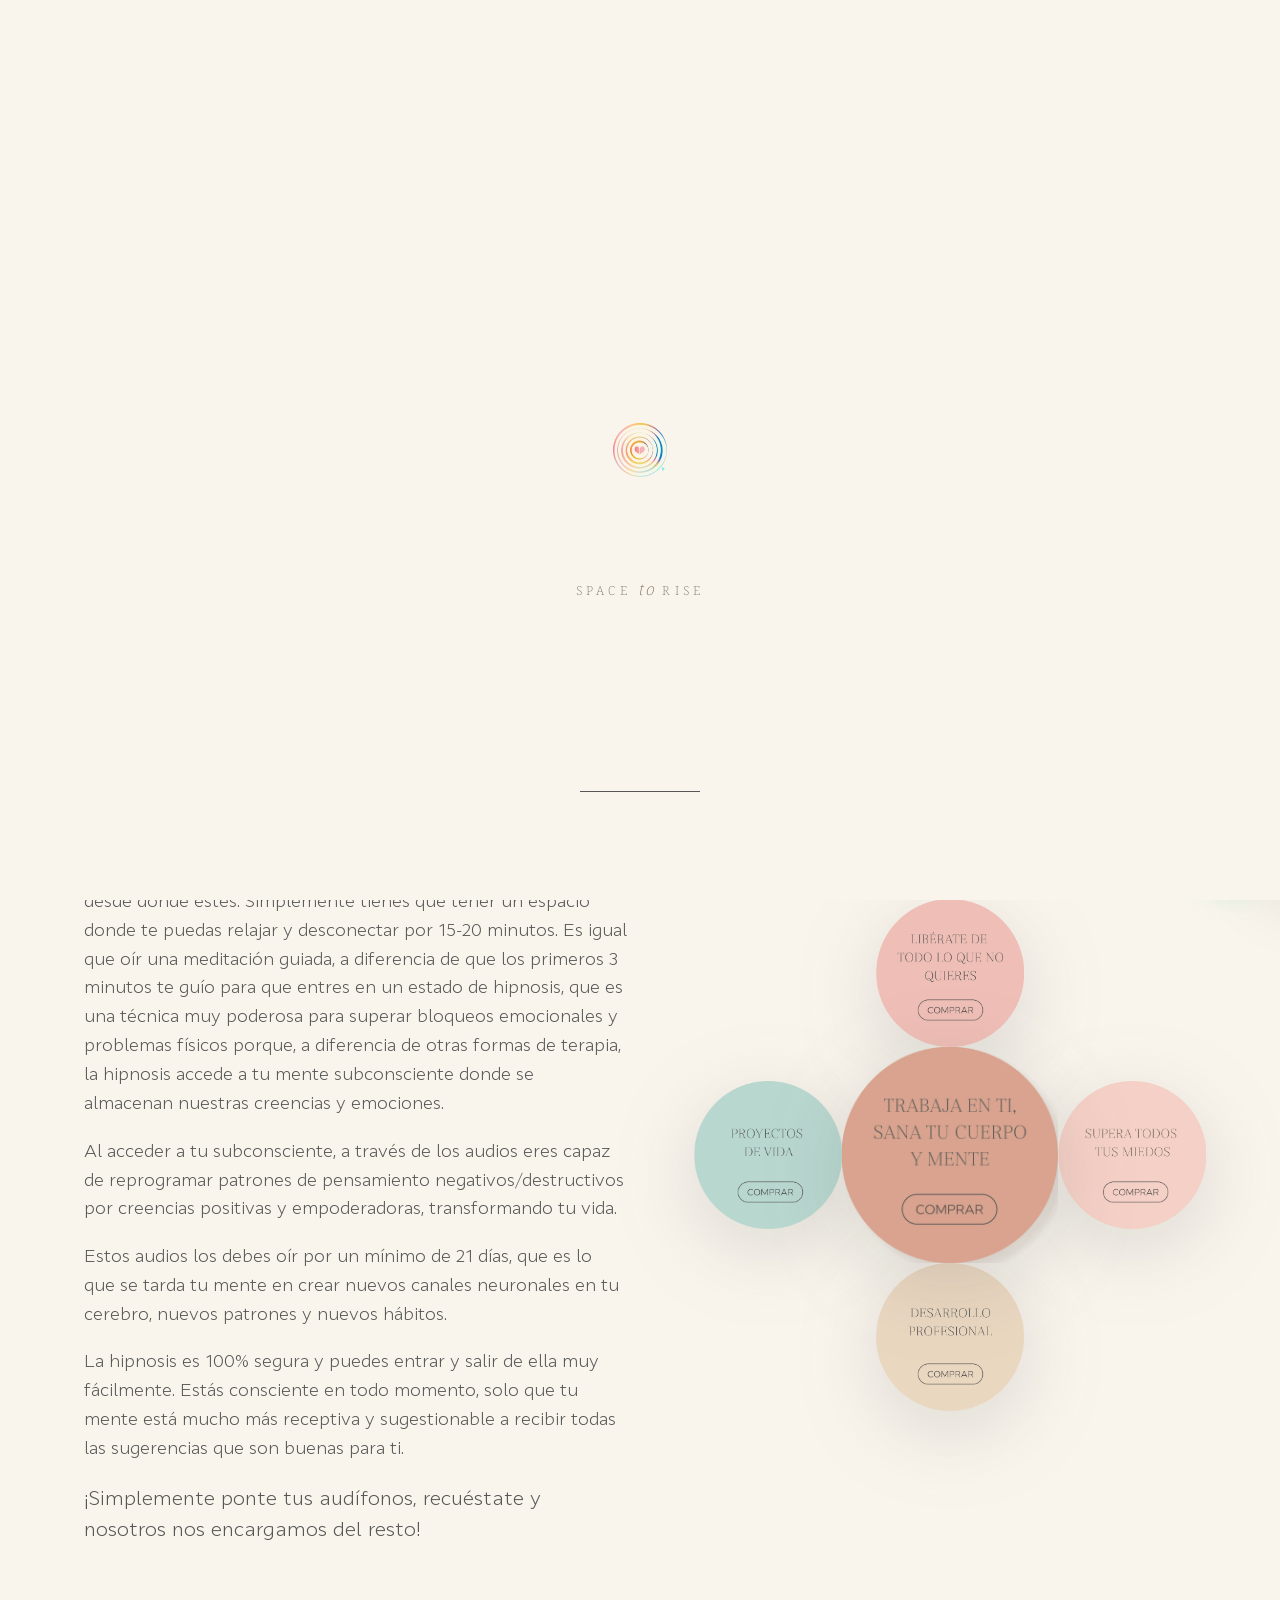
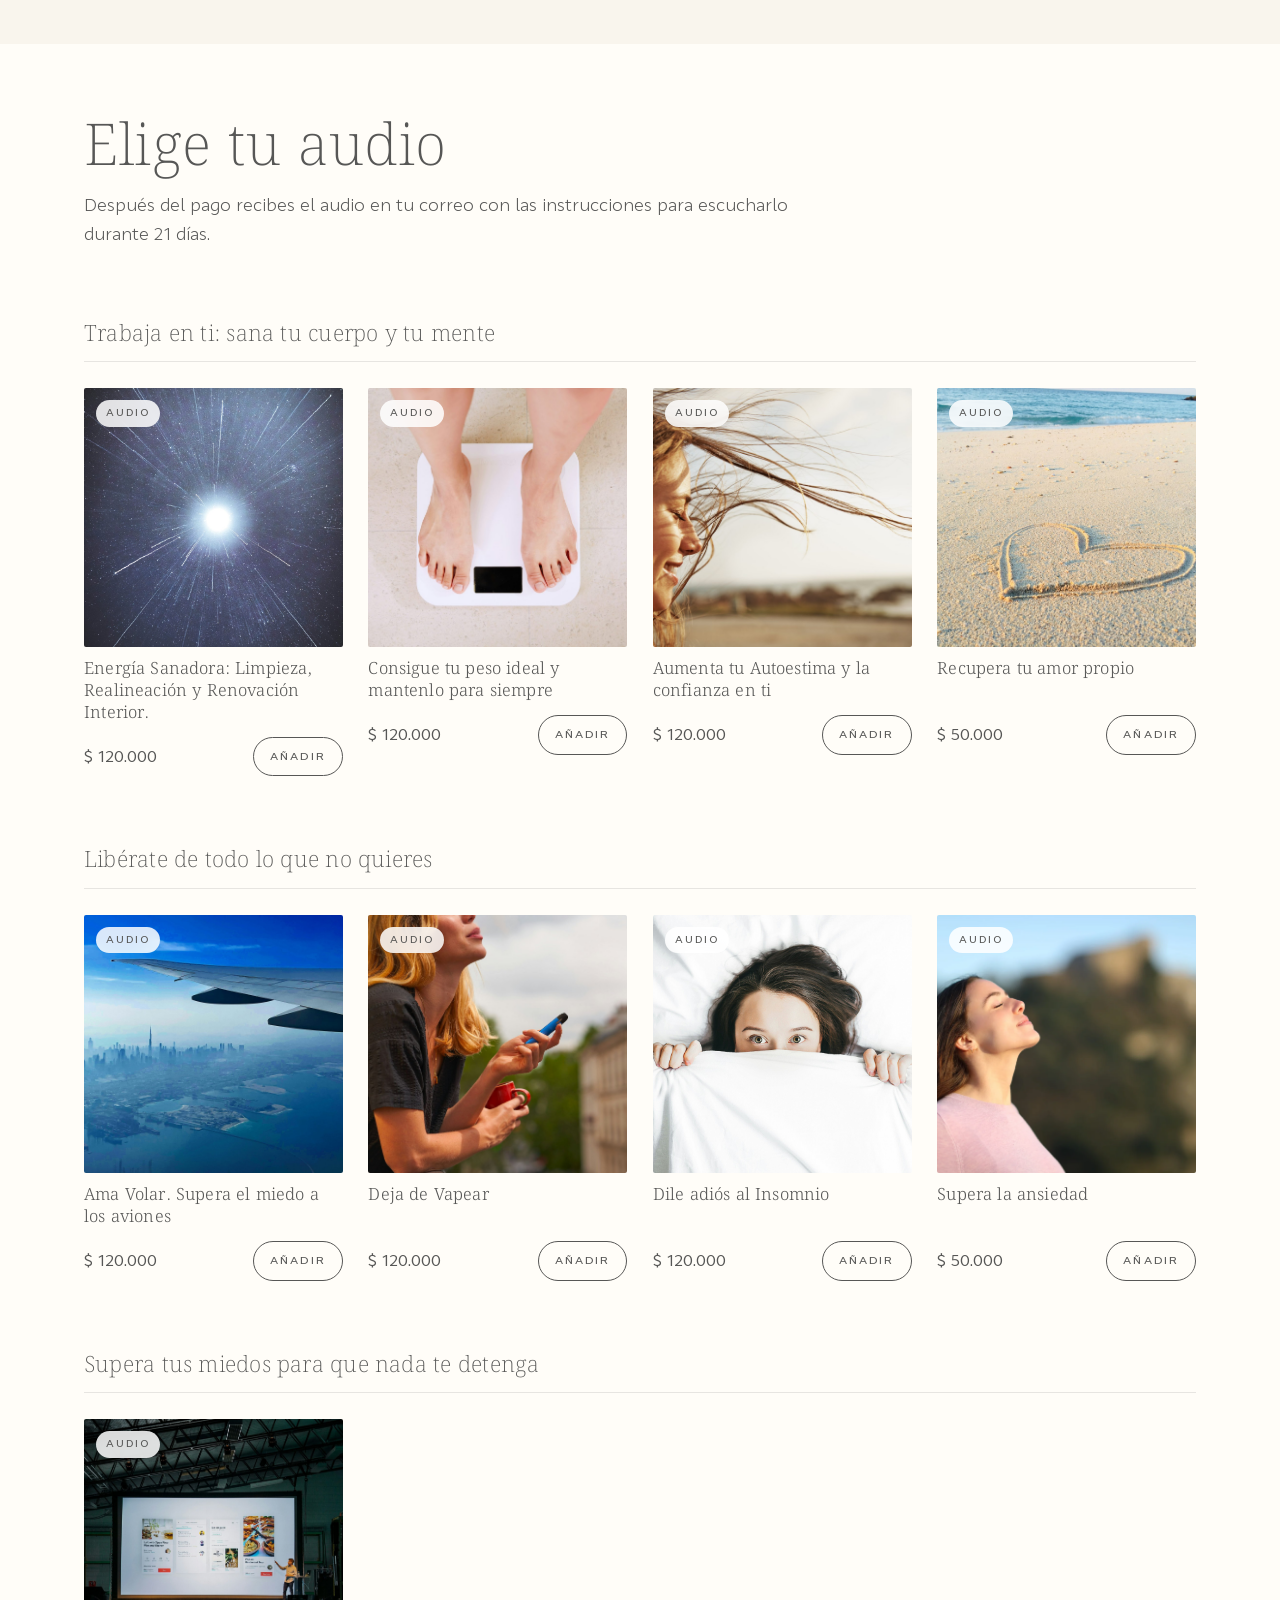
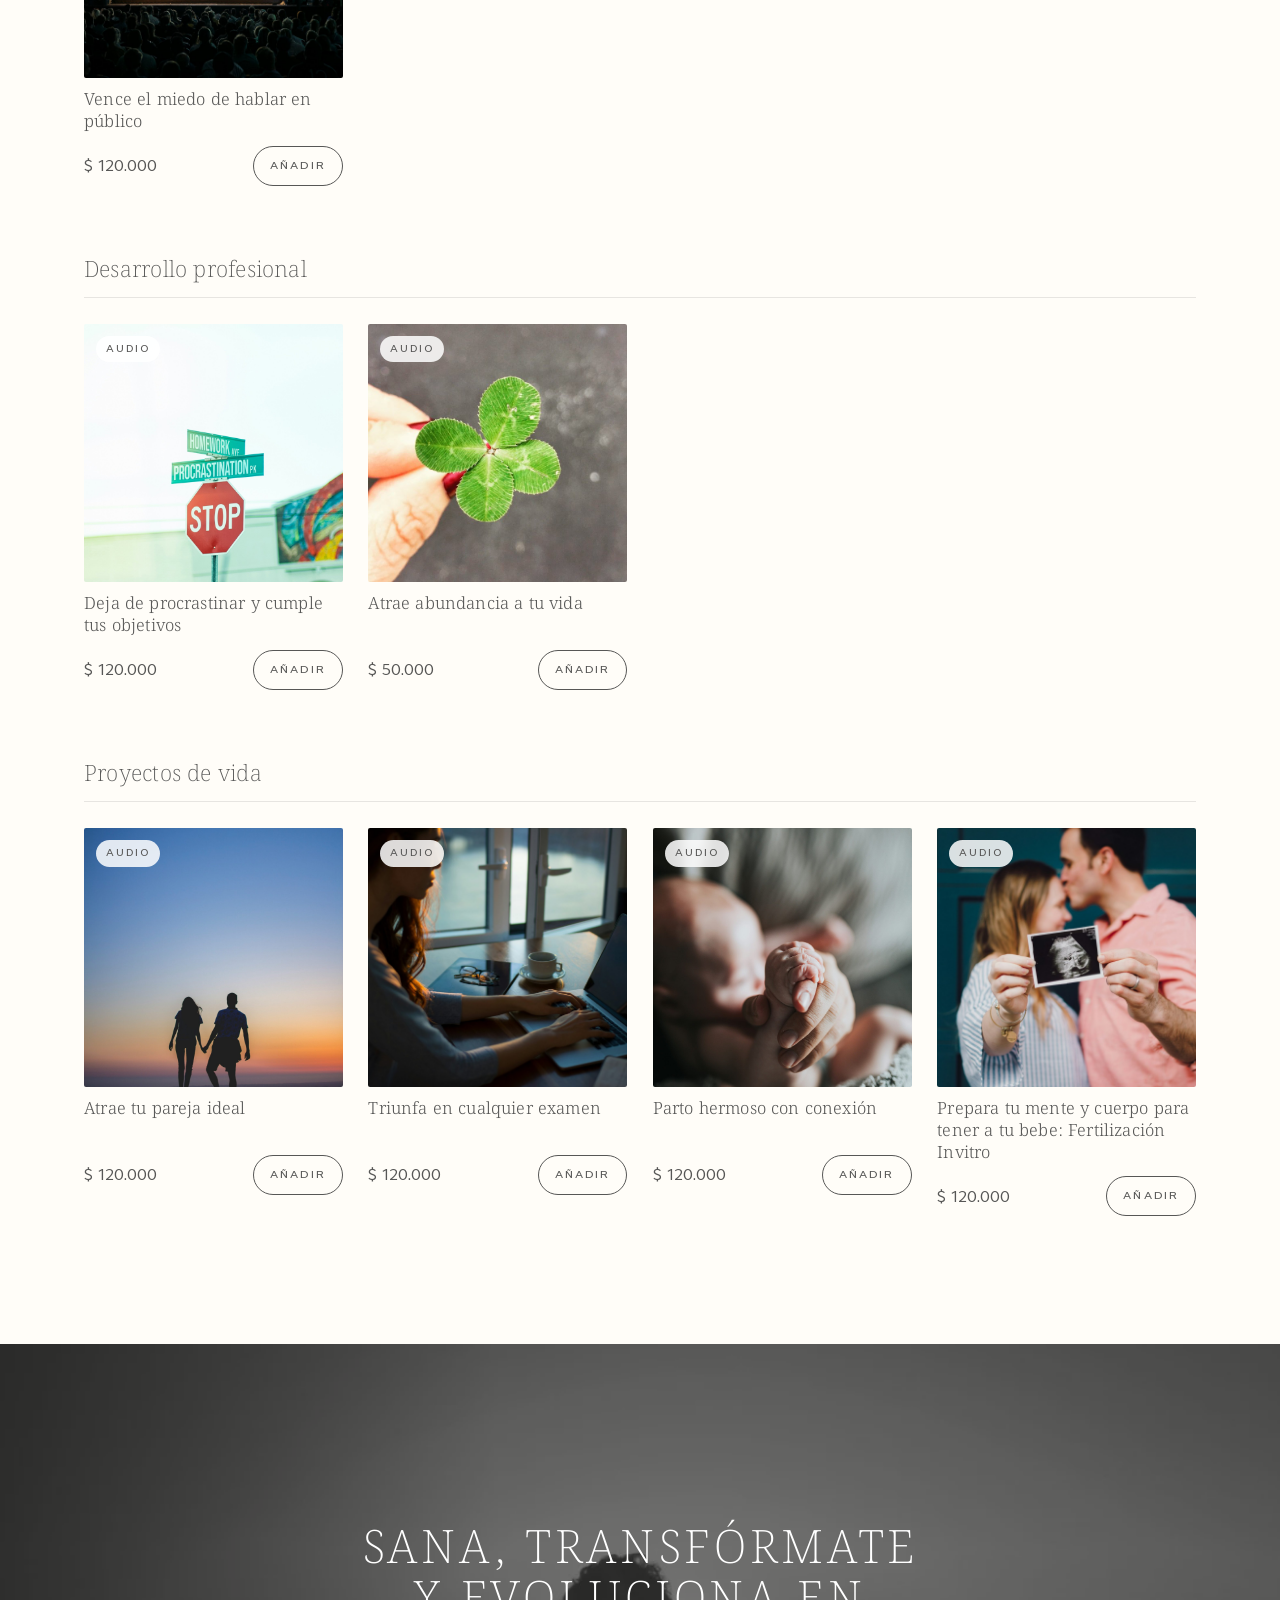
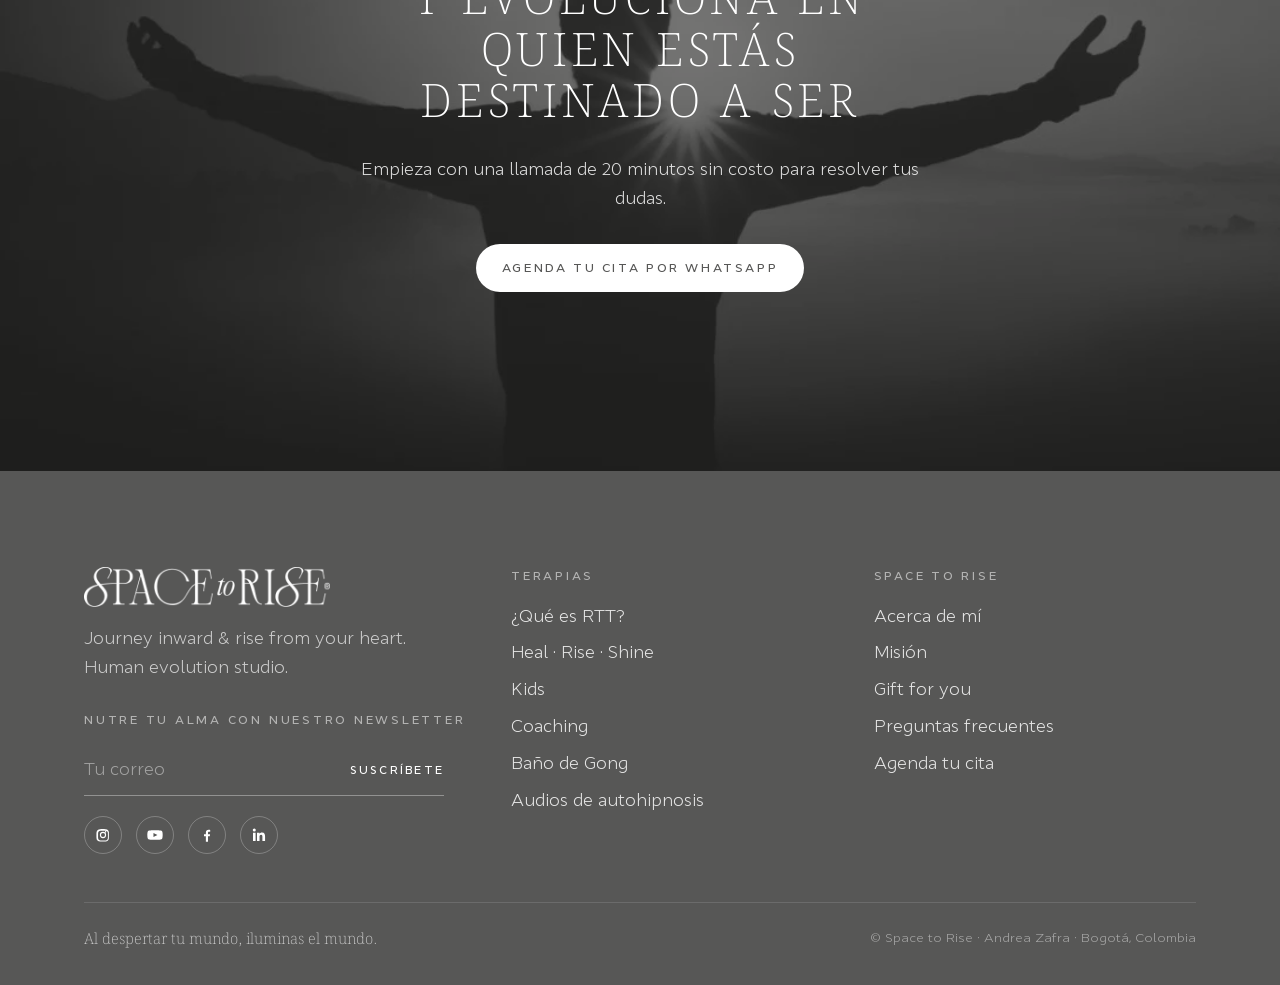
<file: shop/index.html>
<!doctype html>
<html lang="es">
<head>
<meta charset="utf-8">
<meta name="viewport" content="width=device-width, initial-scale=1">
<title>Audios de autohipnosis — Shop | Space to Rise</title>
<meta name="description" content="Audios de autohipnosis para bajar de peso, dormir, superar la ansiedad, el miedo a volar, hablar en público, atraer abundancia y más. Reconfigura tu mente en menos de 20 minutos al día.">
<link rel="canonical" href="https://spacetorise.com/shop/">
<meta property="og:title" content="Audios de autohipnosis — Shop | Space to Rise">
<meta property="og:description" content="Audios de autohipnosis para bajar de peso, dormir, superar la ansiedad, el miedo a volar, hablar en público, atraer abundancia y más. Reconfigura tu mente en menos de 20 minutos al día.">
<meta property="og:image" content="https://spacetorise.com/assets/img/Home-Principal-New.jpg">
<meta property="og:type" content="website">
<meta property="og:locale" content="es_CO">
<link rel="icon" href="/favicon.ico" sizes="any">
<link rel="icon" type="image/png" sizes="32x32" href="/assets/img/favicon-32.png">
<link rel="apple-touch-icon" href="/assets/img/favicon-180.png">
<link rel="preconnect" href="https://fonts.googleapis.com"><link rel="preconnect" href="https://fonts.gstatic.com" crossorigin>
<link href="https://fonts.googleapis.com/css2?family=Noto+Serif+Bengali:wght@200;300&display=swap" rel="stylesheet">
<link rel="stylesheet" href="/assets/css/main.css">
<script type="application/ld+json">{"@context":"https://schema.org","@type":"HealthAndBeautyBusiness","name":"Space to Rise","url":"https://spacetorise.com","telephone":"+57 310 750 3359","image":"https://spacetorise.com/assets/img/Home-Principal-New.jpg","description":"Audios de autohipnosis para bajar de peso, dormir, superar la ansiedad, el miedo a volar, hablar en público, atraer abundancia y más. Reconfigura tu mente en menos de 20 minutos al día.","founder":{"@type":"Person","name":"Andrea Zafra"},"areaServed":"Colombia","sameAs":["https://www.instagram.com/spacetorise/","https://www.youtube.com/@spacetorise","https://www.facebook.com/profile.php?id=61574483459317","https://www.linkedin.com/in/andrea-zafra-5b5bb09"]}</script>
</head>
<body>
<div class="loader" aria-hidden="true">
  <div class="loader__rings"><span></span><span></span><span></span><span></span><span></span>
    <div class="loader__heart"><img src="/assets/img/Icono_Home.png" alt=""></div>
    <div class="loader__word">Space <em>to</em> Rise</div>
  </div>
  <div class="loader__bar"><i></i></div>
</div>
<div class="veil-page" aria-hidden="true"></div>
<header class="header">
  <div class="wrap">
    <a class="logo" href="/" aria-label="Space to Rise"><img src="/assets/img/LOGO-Color_New.png" alt="Space to Rise"></a>
    <nav class="nav" aria-label="Principal"><a href="/rtt/">RTT</a><a href="/heal-rise-shine/">Heal / Rise / Shine</a><a href="/kids/">Kids</a><a href="/coaching/">Coaching</a><a href="/gong/">Gong</a><a href="/shop/">Shop</a></nav>
    <div class="header__actions">
      <button class="cart-btn" aria-label="Carrito"><svg viewBox="0 0 24 24"><path d="M3 4h2l2.4 11.2a1 1 0 0 0 1 .8h8.8a1 1 0 0 0 1-.8L20 8H6.5"/><circle cx="9.5" cy="20" r="1.2"/><circle cx="17" cy="20" r="1.2"/></svg><span class="count">0</span></button>
      <a class="btn" href="https://wa.me/573107503359?text=Hola!%20Quiero%20reservar%20mi%20cita%20%F0%9F%98%8A" target="_blank" rel="noopener">Agenda tu cita</a>
      <button class="burger" aria-label="Menú" aria-expanded="false"><span></span><span></span></button>
    </div>
  </div>
</header>
<main>
<section class="hero short light">
  <div class="hero__media"><div class="hero__reveal" style="position:absolute;inset:0"><img src="/assets/img/Shop-Principal.jpg" alt="" style="object-position:center 30%" fetchpriority="high"></div></div>
  <div class="wrap">
    <h1 class="breathe-in">Aprende a reconfigurar tu mente y cambiar tu vida en menos de 20 minutos al día</h1>
    
    
  </div>
  <div class="hero__scroll" aria-hidden="true"><span>Respira</span><i></i></div>
</section>
<section class="tight">
  <div class="wrap split">
    <div>
      <p class="lead rv">Desbloquea tu potencial en todas las áreas de tu vida, en la salud, en el amor, en la abundancia y mucho más con nuestra selección de audios de autohipnosis.</p>
      <p class="rv rv-d1">Con estos audios puedes crear cambios permanentes en tu vida desde donde estés. Simplemente tienes que tener un espacio donde te puedas relajar y desconectar por 15-20 minutos. Es igual que oír una meditación guiada, a diferencia de que los primeros 3 minutos te guío para que entres en un estado de hipnosis, que es una técnica muy poderosa para superar bloqueos emocionales y problemas físicos porque, a diferencia de otras formas de terapia, la hipnosis accede a tu mente subconsciente donde se almacenan nuestras creencias y emociones.</p>
      <p class="rv rv-d2">Al acceder a tu subconsciente, a través de los audios eres capaz de reprogramar patrones de pensamiento negativos/destructivos por creencias positivas y empoderadoras, transformando tu vida.</p>
      <p class="rv rv-d2">Estos audios los debes oír por un mínimo de 21 días, que es lo que se tarda tu mente en crear nuevos canales neuronales en tu cerebro, nuevos patrones y nuevos hábitos.</p>
      <p class="rv rv-d3">La hipnosis es 100% segura y puedes entrar y salir de ella muy fácilmente. Estás consciente en todo momento, solo que tu mente está mucho más receptiva y sugestionable a recibir todas las sugerencias que son buenas para ti.</p>
      <p class="lead rv rv-d3">¡Simplemente ponte tus audífonos, recuéstate y nosotros nos encargamos del resto!</p>
    </div>
    <div class="split__media orbit rv">
      <img class="c0" src="/assets/img/Circulo1-e1743521441837.png" alt="">
      <div class="ring"><img class="c1" src="/assets/img/Circulo2.png" alt=""><img class="c2" src="/assets/img/Circulo3.png" alt=""><img class="c3" src="/assets/img/Circulo4.png" alt=""><img class="c4" src="/assets/img/Circulo5.png" alt=""></div>
    </div>
  </div>
</section>
<section class="ivory" style="padding-top:clamp(40px,6vw,72px)">
  <div class="wrap">
    <div class="narrow"><h2 class="rv">Elige tu audio</h2><p class="rv rv-d1" style="margin-top:12px">Después del pago recibes el audio en tu correo con las instrucciones para escucharlo durante 21 días.</p></div>
    <div data-shop></div>
  </div>
</section>
</main>
<section class="cta">
  <img src="/assets/img/Foto_Home_2.jpg" alt="">
  <div class="wrap">
    <h2 class="rv">Sana, transfórmate y evoluciona en quien estás destinado a ser</h2>
    <p class="rv rv-d1" style="color:rgba(255,255,255,.85);max-width:52ch;margin:0 auto 30px">Empieza con una llamada de 20 minutos sin costo para resolver tus dudas.</p>
    <a class="btn light rv rv-d2" href="https://wa.me/573107503359?text=Hola!%20Quiero%20reservar%20mi%20cita%20%F0%9F%98%8A" target="_blank" rel="noopener">Agenda tu cita por WhatsApp</a>
  </div>
</section>
<footer class="footer">
  <div class="wrap">
    <div class="top">
      <div>
        <a class="logo" href="/"><img src="/assets/img/LOGO-Color_New.png" alt="Space to Rise"></a>
        <p style="margin:18px 0 0;max-width:36ch;color:rgba(255,255,255,.7)">Journey inward &amp; rise from your heart.<br>Human evolution studio.</p>
        <h5 style="margin-top:28px">Nutre tu alma con nuestro newsletter</h5>
        <form class="news" onsubmit="event.preventDefault();window.open('https://wa.me/573107503359?text='+encodeURIComponent('Hola! Quiero suscribirme al newsletter: '+this.querySelector('input').value),'_blank')">
          <input type="email" placeholder="Tu correo" required aria-label="Tu correo"><button type="submit">Suscríbete</button>
        </form>
        <div class="social">
          <a href="https://www.instagram.com/spacetorise/" target="_blank" rel="noopener" aria-label="Instagram"><svg viewBox="0 0 24 24"><path d="M12 7.3a4.7 4.7 0 1 0 0 9.4 4.7 4.7 0 0 0 0-9.4zm0 7.7a3 3 0 1 1 0-6 3 3 0 0 1 0 6zm5-8a1.1 1.1 0 1 1-2.2 0 1.1 1.1 0 0 1 2.2 0zM21 8.6c-.1-1.5-.4-2.8-1.5-3.9S17 3.3 15.4 3.2c-1.6-.1-6.2-.1-7.8 0C6.1 3.3 4.8 3.6 3.7 4.7S2.3 7.1 2.2 8.6c-.1 1.6-.1 6.2 0 7.8.1 1.5.4 2.8 1.5 3.9s2.4 1.4 3.9 1.5c1.6.1 6.2.1 7.8 0 1.5-.1 2.8-.4 3.9-1.5s1.4-2.4 1.5-3.9c.1-1.6.1-6.2 0-7.8zm-2 9.5a3 3 0 0 1-1.7 1.7c-1.2.5-4 .4-5.3.4s-4.1.1-5.3-.4a3 3 0 0 1-1.7-1.7c-.5-1.2-.4-4-.4-5.3s-.1-4.1.4-5.3A3 3 0 0 1 6.7 5.9c1.2-.5 4-.4 5.3-.4s4.1-.1 5.3.4a3 3 0 0 1 1.7 1.7c.5 1.2.4 4 .4 5.3s.1 4.1-.4 5.3z"/></svg></a>
          <a href="https://www.youtube.com/@spacetorise" target="_blank" rel="noopener" aria-label="YouTube"><svg viewBox="0 0 24 24"><path d="M23 7.2a2.9 2.9 0 0 0-2-2C19.2 4.7 12 4.7 12 4.7s-7.2 0-9 .5a2.9 2.9 0 0 0-2 2C.5 9 .5 12 .5 12s0 3 .5 4.8a2.9 2.9 0 0 0 2 2c1.8.5 9 .5 9 .5s7.2 0 9-.5a2.9 2.9 0 0 0 2-2c.5-1.8.5-4.8.5-4.8s0-3-.5-4.8zM9.7 15V9l6 3-6 3z"/></svg></a>
          <a href="https://www.facebook.com/profile.php?id=61574483459317" target="_blank" rel="noopener" aria-label="Facebook"><svg viewBox="0 0 24 24"><path d="M13.5 22v-8h2.7l.4-3.2h-3.1V8.8c0-.9.3-1.6 1.6-1.6h1.7V4.4c-.3 0-1.3-.1-2.4-.1-2.4 0-4.1 1.5-4.1 4.2v2.3H7.5V14h2.8v8h3.2z"/></svg></a>
          <a href="https://www.linkedin.com/in/andrea-zafra-5b5bb09" target="_blank" rel="noopener" aria-label="LinkedIn"><svg viewBox="0 0 24 24"><path d="M6.9 21H3V8.5h3.9V21zM4.9 6.8a2.3 2.3 0 1 1 0-4.6 2.3 2.3 0 0 1 0 4.6zM21 21h-3.9v-6.1c0-1.5 0-3.3-2-3.3s-2.3 1.6-2.3 3.2V21H9V8.5h3.7v1.7h.1c.5-1 1.8-2 3.7-2 3.9 0 4.6 2.6 4.6 5.9V21z"/></svg></a>
        </div>
      </div>
      <div>
        <h5>Terapias</h5>
        <ul><li><a href="/rtt/">¿Qué es RTT?</a></li><li><a href="/heal-rise-shine/">Heal · Rise · Shine</a></li><li><a href="/kids/">Kids</a></li><li><a href="/coaching/">Coaching</a></li><li><a href="/gong/">Baño de Gong</a></li><li><a href="/shop/">Audios de autohipnosis</a></li></ul>
      </div>
      <div>
        <h5>Space to Rise</h5>
        <ul><li><a href="/acerca-de-mi/">Acerca de mí</a></li><li><a href="/mision/">Misión</a></li><li><a href="/gif-for-you/">Gift for you</a></li><li><a href="/preguntas-frecuentes/">Preguntas frecuentes</a></li><li><a href="https://wa.me/573107503359?text=Hola!%20Quiero%20reservar%20mi%20cita%20%F0%9F%98%8A" target="_blank" rel="noopener">Agenda tu cita</a></li></ul>
      </div>
    </div>
    <div class="bottom">
      <span class="serif">Al despertar tu mundo, iluminas el mundo.</span>
      <span>© Space to Rise · Andrea Zafra · Bogotá, Colombia</span>
    </div>
  </div>
</footer>

<a class="wa" href="https://wa.me/573107503359?text=Hola!%20Quiero%20reservar%20mi%20cita%20%F0%9F%98%8A" target="_blank" rel="noopener" aria-label="Escríbenos por WhatsApp"><span class="ico"><svg viewBox="0 0 24 24"><path d="M17.5 14.4c-.3-.1-1.8-.9-2-1-.3-.1-.5-.1-.7.1-.2.3-.8 1-.9 1.2-.2.2-.3.2-.6.1-.3-.1-1.3-.5-2.4-1.5-.9-.8-1.5-1.8-1.7-2.1-.2-.3 0-.5.1-.6l.4-.5.3-.5c.1-.2 0-.4 0-.5L9.1 6.9c-.2-.6-.5-.5-.7-.5h-.6c-.2 0-.5.1-.8.4-.3.3-1 1-1 2.5s1.1 2.9 1.2 3.1c.1.2 2.1 3.2 5.1 4.5.7.3 1.3.5 1.7.6.7.2 1.4.2 1.9.1.6-.1 1.8-.7 2-1.4.2-.7.2-1.3.2-1.4-.1-.2-.3-.3-.6-.4zM12 2a10 10 0 0 0-8.6 15.1L2 22l5-1.3A10 10 0 1 0 12 2zm0 18.2c-1.5 0-3-.4-4.3-1.2l-.3-.2-3 .8.8-2.9-.2-.3A8.2 8.2 0 1 1 12 20.2z"/></svg></span><span class="txt">Agenda tu cita</span></a>

<div class="scrim"></div>
<aside class="drawer" aria-label="Carrito">
  <div class="drawer__head"><h3>Tu carrito</h3><button class="drawer__close btn ghost" style="padding:8px 16px">Cerrar</button></div>
  <div class="drawer__items"></div>
  <div class="drawer__foot">
    <div class="drawer__total"><span>Total</span><b></b></div>
    <button class="btn">Finalizar pedido por WhatsApp</button>
    <small>Te confirmamos el pago (Nequi, transferencia o tarjeta) y recibes tus audios en tu correo.</small>
  </div>
</aside>
<div class="modal" role="dialog" aria-modal="true"><div class="modal__box" style="position:relative"><button class="modal__close" aria-label="Cerrar"></button><div class="modal__img"></div><div class="modal__body"></div></div></div>

<script src="/assets/js/main.js"></script>
<script src="/assets/js/shop.js"></script>
</body>
</html>
</file>
<file: assets/css/main.css>
/* ============================================================
   SPACE TO RISE — hoja de estilos
   Concepto: "respirar". Todo movimiento sigue un ciclo lento
   de inhalar / exhalar (6 s). Nada parpadea, nada rebota.
   ============================================================ */

@font-face{font-family:"Cyntho Next";src:url("/assets/fonts/CynthoNext-Thin.ttf") format("truetype");font-weight:100;font-display:swap}
@font-face{font-family:"Cyntho Next";src:url("/assets/fonts/CynthoNext-Light.ttf") format("truetype");font-weight:300;font-display:swap}
@font-face{font-family:"Cyntho Next";src:url("/assets/fonts/CynthoNext-LightItalic.ttf") format("truetype");font-weight:300;font-style:italic;font-display:swap}
@font-face{font-family:"Cyntho Next";src:url("/assets/fonts/CynthoNext-Regular.ttf") format("truetype");font-weight:400;font-display:swap}
@font-face{font-family:"Cyntho Next";src:url("/assets/fonts/CynthoNext-Medium.ttf") format("truetype");font-weight:500;font-display:swap}
@font-face{font-family:"Cyntho Next";src:url("/assets/fonts/CynthoNext-SemiBold.ttf") format("truetype");font-weight:600;font-display:swap}

:root{
  --cream:#F9F5ED;
  --ivory:#FFFDF8;
  --sand:#EFE8DA;
  --sage:#B9D7D0;
  --sage-deep:#7FB0A4;
  --blush:#EFBEB6;
  --blush-deep:#D99A8F;
  --ink:#575756;
  --ink-soft:#7A7A78;
  --taupe:#7A6E5D;
  --line:rgba(87,87,86,.14);
  --white:#fff;

  --serif:"Noto Serif Bengali","Noto Serif Display",Georgia,serif;
  --sans:"Cyntho Next","Jost",system-ui,sans-serif;

  --breath:6s;                 /* ciclo de respiración */
  --ease:cubic-bezier(.22,.61,.36,1);
  --ease-breath:cubic-bezier(.45,0,.2,1);

  --max:1240px;
  --gutter:clamp(20px,5vw,72px);
  --radius:2px;
}

*{box-sizing:border-box}
html{scroll-behavior:smooth;-webkit-text-size-adjust:100%}
body{margin:0;background:var(--cream);color:var(--ink);font-family:var(--sans);font-weight:300;font-size:17px;line-height:1.7;overflow-x:hidden}
body.is-loading{overflow:hidden}
img,video{max-width:100%;display:block}
a{color:inherit;text-decoration:none}
button{font:inherit;color:inherit;background:none;border:0;cursor:pointer;padding:0}
::selection{background:var(--sage);color:var(--ink)}
:focus-visible{outline:2px solid var(--sage-deep);outline-offset:4px}

h1,h2,h3,h4{font-family:var(--serif);font-weight:200;line-height:1.12;margin:0;color:var(--ink);letter-spacing:.01em}
h1{font-size:clamp(2.4rem,6.2vw,5.4rem)}
h2{font-size:clamp(2rem,4.6vw,3.6rem)}
h3{font-size:clamp(1.5rem,2.8vw,2.2rem)}
h4{font-size:1.25rem;font-weight:300}
p{margin:0 0 1.1em}
.lead{font-size:1.2rem;line-height:1.65;color:var(--ink)}
.muted{color:var(--ink-soft)}
.serif{font-family:var(--serif);font-weight:200}
.caps{letter-spacing:.24em;text-transform:uppercase;font-size:.72rem;font-weight:500}

.wrap{max-width:var(--max);margin:0 auto;padding:0 var(--gutter)}
.narrow{max-width:760px}
.center{text-align:center}
.grid{display:grid;gap:clamp(24px,4vw,56px)}
.grid-2{grid-template-columns:repeat(2,1fr)}
.grid-3{grid-template-columns:repeat(3,1fr)}
@media(max-width:900px){.grid-2,.grid-3{grid-template-columns:1fr}}

section{position:relative;padding:clamp(72px,10vw,140px) 0}
section.tight{padding:clamp(48px,6vw,88px) 0}
section.sage{background:var(--sage)}
section.blush{background:var(--blush)}
section.ivory{background:var(--ivory)}
section.sand{background:var(--sand)}

/* ---------- Loader: una respiración ---------- */
.loader{position:fixed;inset:0;z-index:1000;background:var(--cream);display:grid;place-items:center;transition:opacity 1.1s var(--ease-breath),visibility 0s 1.1s}
.loader.done{opacity:0;visibility:hidden}
.loader__rings{position:relative;width:180px;height:180px}
.loader__rings span{position:absolute;inset:0;border-radius:50%;border:1px solid var(--ink);opacity:0;animation:ring var(--breath) var(--ease-breath) infinite}
.loader__rings span:nth-child(1){animation-delay:0s}
.loader__rings span:nth-child(2){animation-delay:.6s}
.loader__rings span:nth-child(3){animation-delay:1.2s}
.loader__rings span:nth-child(4){animation-delay:1.8s}
.loader__rings span:nth-child(5){animation-delay:2.4s}
.loader__heart{position:absolute;inset:0;display:grid;place-items:center}
.loader__heart img{width:54px;height:54px;object-fit:contain;animation:heart var(--breath) var(--ease-breath) infinite}
.loader__word{position:absolute;left:0;right:0;bottom:-64px;text-align:center;font-family:var(--serif);font-weight:200;letter-spacing:.34em;font-size:.78rem;color:var(--taupe);text-transform:uppercase}
.loader__word em{font-style:italic;letter-spacing:.1em;text-transform:none;font-size:1rem}
.loader__bar{position:absolute;left:50%;bottom:12vh;width:120px;height:1px;background:var(--line);transform:translateX(-50%)}
.loader__bar i{position:absolute;inset:0;background:var(--ink);transform-origin:left;transform:scaleX(0);transition:transform .6s var(--ease)}
@keyframes ring{0%{transform:scale(.2);opacity:0}30%{opacity:.55}100%{transform:scale(1);opacity:0}}
@keyframes heart{0%,100%{transform:scale(.92);opacity:.75}50%{transform:scale(1.06);opacity:1}}

/* ---------- Header ---------- */
.header{position:fixed;top:0;left:0;right:0;z-index:100;padding:18px 0;transition:background .6s var(--ease),padding .6s var(--ease),box-shadow .6s var(--ease)}
.header.scrolled{background:rgba(249,245,237,.86);backdrop-filter:blur(14px);-webkit-backdrop-filter:blur(14px);padding:10px 0;box-shadow:0 1px 0 var(--line)}
.header .wrap{display:flex;align-items:center;justify-content:space-between;gap:24px}
.logo img{height:34px;width:auto;transition:filter .6s var(--ease)}
.header.on-dark:not(.scrolled) .logo img{filter:brightness(0) invert(1)}
.nav{display:flex;gap:clamp(14px,2.2vw,30px);align-items:center}
.nav a{font-size:.8rem;letter-spacing:.2em;text-transform:uppercase;font-weight:500;position:relative;padding:6px 0;color:var(--ink);transition:color .6s var(--ease)}
.header.on-dark:not(.scrolled) .nav a{color:#fff}
.nav a::after{content:"";position:absolute;left:0;bottom:0;height:1px;width:100%;background:currentColor;transform:scaleX(0);transform-origin:right;transition:transform .5s var(--ease)}
.nav a:hover::after,.nav a[aria-current="page"]::after{transform:scaleX(1);transform-origin:left}
.header__actions{display:flex;align-items:center;gap:14px}
.cart-btn{position:relative;width:40px;height:40px;display:grid;place-items:center;border:1px solid var(--line);border-radius:50%;background:rgba(255,255,255,.5);transition:background .4s}
.cart-btn:hover{background:#fff}
.cart-btn svg{width:18px;height:18px;stroke:var(--ink);fill:none;stroke-width:1.4}
.cart-btn .count{position:absolute;top:-4px;right:-4px;min-width:18px;height:18px;border-radius:9px;background:var(--blush-deep);color:#fff;font-size:.66rem;font-weight:600;display:grid;place-items:center;padding:0 5px;transform:scale(0);transition:transform .35s var(--ease)}
.cart-btn .count.show{transform:scale(1)}
.btn{display:inline-flex;align-items:center;gap:10px;padding:14px 26px;border-radius:999px;font-size:.74rem;letter-spacing:.22em;text-transform:uppercase;font-weight:500;background:var(--ink);color:#fff;transition:transform .5s var(--ease),background .5s var(--ease),color .5s var(--ease);white-space:nowrap}
.btn:hover{transform:translateY(-2px);background:#3f3f3e}
.btn.light{background:#fff;color:var(--ink)}
.btn.light:hover{background:var(--cream)}
.btn.ghost{background:transparent;color:var(--ink);border:1px solid var(--ink)}
.btn.ghost:hover{background:var(--ink);color:#fff}
.btn.sage{background:var(--sage);color:var(--ink)}
.btn.sage:hover{background:var(--sage-deep);color:#fff}
.btn svg{width:14px;height:14px}
.burger{display:none;width:40px;height:40px;place-items:center}
.burger span{display:block;width:22px;height:1px;background:var(--ink);margin:3px 0;transition:transform .5s var(--ease),opacity .4s}
.header.on-dark:not(.scrolled) .burger span{background:#fff}
@media(max-width:1000px){
  .nav{position:fixed;inset:0;background:var(--cream);flex-direction:column;justify-content:center;gap:28px;transform:translateY(-100%);transition:transform .8s var(--ease-breath);z-index:-1}
  .nav.open{transform:translateY(0)}
  .nav a{font-size:1.1rem;letter-spacing:.3em;color:var(--ink)!important}
  .burger{display:grid}
  .burger.open span:nth-child(1){transform:translateY(4px) rotate(45deg)}
  .burger.open span:nth-child(2){transform:translateY(-3px) rotate(-45deg)}
  .header__actions .btn{display:none}
}

/* ---------- Hero ---------- */
.hero{position:relative;min-height:100svh;display:grid;align-items:end;color:#fff;overflow:hidden;padding:0 0 clamp(48px,8vh,96px)}
.hero__media{position:absolute;inset:0;z-index:0}
.hero__media img,.hero__media video{width:100%;height:100%;object-fit:cover;object-position:center 30%;transform:scale(1.06);transition:transform 2.4s var(--ease-breath),filter 2.4s var(--ease-breath)}
.hero.is-in .hero__media img,.hero.is-in .hero__media video{transform:scale(1)}
.hero__media::after{content:"";position:absolute;inset:0;background:linear-gradient(180deg,rgba(0,0,0,.18) 0%,rgba(0,0,0,0) 35%,rgba(0,0,0,.55) 100%)}
.hero .wrap{position:relative;z-index:1;width:100%}
.hero h1{color:#fff;max-width:24ch;text-transform:uppercase;letter-spacing:.1em;font-size:clamp(1.5rem,3.1vw,2.7rem);line-height:1.25;margin-bottom:18px}
.hero p{max-width:52ch;color:rgba(255,255,255,.88);font-size:1.05rem;margin-bottom:26px}
.hero__reveal{--r:0%;clip-path:circle(var(--r) at 50% 45%);transition:clip-path 2.2s var(--ease-breath)}
.hero.is-in .hero__reveal{--r:140%}
.hero__scroll{position:absolute;right:var(--gutter);bottom:clamp(48px,8vh,96px);z-index:2;display:flex;flex-direction:column;align-items:center;gap:10px;color:rgba(255,255,255,.8);font-size:.68rem;letter-spacing:.3em;text-transform:uppercase}
.hero__scroll i{display:block;width:1px;height:56px;background:rgba(255,255,255,.5);position:relative;overflow:hidden}
.hero__scroll i::after{content:"";position:absolute;left:0;top:0;width:100%;height:100%;background:#fff;transform:translateY(-100%);animation:drop var(--breath) var(--ease-breath) infinite}
@keyframes drop{0%{transform:translateY(-100%)}55%{transform:translateY(0)}100%{transform:translateY(100%)}}
.hero.short{min-height:74svh}
.hero.light{color:var(--ink)}
.hero.light h1{color:var(--ink)}
.hero.light p{color:var(--ink)}
.hero.light .hero__media::after{background:linear-gradient(180deg,rgba(249,245,237,0) 40%,rgba(249,245,237,.92) 100%)}

/* Palabras que aparecen respirando (solo en el hero) */
.breathe-in .w{display:inline-block;opacity:0;transform:translateY(.5em);filter:blur(6px);transition:opacity 1.2s var(--ease-breath),transform 1.2s var(--ease-breath),filter 1.2s var(--ease-breath)}
.is-in .breathe-in .w{opacity:1;transform:none;filter:blur(0)}

/* ---------- Reveal genérico (una sola vez, suave como exhalar) ---------- */
.rv{opacity:0;transform:translateY(18px);transition:opacity 1.3s var(--ease-breath),transform 1.3s var(--ease-breath)}
.rv.in{opacity:1;transform:none}
.rv-d1{transition-delay:.15s}.rv-d2{transition-delay:.3s}.rv-d3{transition-delay:.45s}
@media(prefers-reduced-motion:reduce){
  *,*::before,*::after{animation-duration:.01ms!important;animation-iteration-count:1!important;transition-duration:.01ms!important}
  .rv{opacity:1;transform:none}
  .hero__reveal{clip-path:none}
}

/* ---------- Bloques de contenido ---------- */
.split{display:grid;grid-template-columns:1.05fr .95fr;gap:clamp(32px,6vw,96px);align-items:center}
.split.flip{grid-template-columns:.95fr 1.05fr}
.split.flip .split__media{order:2}
@media(max-width:900px){.split,.split.flip{grid-template-columns:1fr}.split.flip .split__media{order:0}}
.split__media{position:relative}
.frame{position:relative;overflow:hidden;border-radius:var(--radius);aspect-ratio:4/5;background:var(--sand)}
.frame.wide{aspect-ratio:16/10}
.frame.square{aspect-ratio:1}
.frame img{width:100%;height:100%;object-fit:cover;transform:scale(1.08);filter:saturate(.75);transition:transform 2.4s var(--ease-breath),filter 2.4s var(--ease-breath)}
.frame.in img{transform:scale(1);filter:saturate(1)}
.frame .veil{position:absolute;inset:0;background:var(--cream);transform-origin:top;transform:scaleY(1);transition:transform 1.6s var(--ease-breath)}
.frame.in .veil{transform:scaleY(0)}
.eyebrow{font-family:var(--serif);font-style:italic;font-weight:200;color:var(--taupe);font-size:1.05rem;margin-bottom:14px}
.quote{font-family:var(--serif);font-weight:200;font-size:clamp(1.5rem,3vw,2.4rem);line-height:1.3;color:var(--ink)}
.quote cite{display:block;margin-top:18px;font-family:var(--sans);font-style:normal;font-size:.76rem;letter-spacing:.24em;text-transform:uppercase;color:var(--taupe)}
.price{font-family:var(--serif);font-weight:200;font-size:2rem;color:var(--ink);margin:14px 0 18px}
.price small{font-family:var(--sans);font-size:.8rem;letter-spacing:.18em;text-transform:uppercase;color:var(--taupe);margin-left:10px}
.list{list-style:none;padding:0;margin:0}
.list li{padding:14px 0;border-top:1px solid var(--line);display:flex;gap:16px;align-items:baseline}
.list li:last-child{border-bottom:1px solid var(--line)}
.list li::before{content:"";width:6px;height:6px;border-radius:50%;background:var(--sage-deep);flex:none;transform:translateY(-2px)}
.list.blush li::before{background:var(--blush-deep)}
.cols{columns:2;column-gap:40px}
@media(max-width:700px){.cols{columns:1}}
.cols .list li{break-inside:avoid}

/* ---------- Tríptico HEAL / RISE / SHINE ---------- */
.trio{display:grid;grid-template-columns:repeat(3,1fr);gap:clamp(12px,1.6vw,22px)}
@media(max-width:900px){.trio{grid-template-columns:1fr}}
.card-img{position:relative;display:block;overflow:hidden;aspect-ratio:3/4;border-radius:var(--radius);color:#fff;background:var(--ink)}
.card-img img{width:100%;height:100%;object-fit:cover;filter:saturate(.2) brightness(.85);transform:scale(1.06);transition:filter 2s var(--ease-breath),transform 2s var(--ease-breath)}
.card-img.in img{filter:saturate(1) brightness(.92);transform:scale(1)}
.card-img:hover img{transform:scale(1.04)}
.card-img::after{content:"";position:absolute;inset:0;background:linear-gradient(180deg,rgba(0,0,0,0) 45%,rgba(0,0,0,.55) 100%)}
.card-img__body{position:absolute;left:0;right:0;bottom:0;padding:clamp(20px,3vw,36px);z-index:1}
.card-img__body h3{color:#fff;letter-spacing:.2em;text-transform:uppercase;font-size:1.6rem}
.card-img__body p{color:rgba(255,255,255,.85);margin:6px 0 14px;font-size:1rem}
.card-img__body .more{font-size:.7rem;letter-spacing:.26em;text-transform:uppercase;font-weight:500;display:inline-flex;align-items:center;gap:10px}
.card-img__body .more i{width:28px;height:1px;background:#fff;transition:width .5s var(--ease)}
.card-img:hover .more i{width:44px}

/* ---------- Video ---------- */
.video-stage{position:relative;padding:0;background:var(--cream)}
.video-stage .sticky{position:sticky;top:0;height:100svh;display:grid;place-items:center;overflow:hidden}
.video-stage .frame-v{--s:.62;--r:28px;width:min(1240px,92vw);aspect-ratio:16/9;border-radius:var(--r);overflow:hidden;transform:scale(var(--s));transition:transform .1s linear,border-radius .1s linear;background:#000;position:relative;box-shadow:0 40px 100px -40px rgba(0,0,0,.35)}
.video-stage video{width:100%;height:100%;object-fit:cover}
.video-stage .caption{position:absolute;left:0;right:0;bottom:8vh;text-align:center;color:var(--taupe);font-family:var(--serif);font-style:italic;font-weight:200;font-size:1.1rem;transition:opacity .6s}
.video-stage .play{position:absolute;inset:0;display:grid;place-items:center;background:rgba(0,0,0,.18);transition:opacity .6s}
.video-stage .play span{width:88px;height:88px;border-radius:50%;border:1px solid rgba(255,255,255,.8);display:grid;place-items:center;backdrop-filter:blur(6px);transition:transform .5s var(--ease),background .5s}
.video-stage .play:hover span{transform:scale(1.06);background:rgba(255,255,255,.14)}
.video-stage .play svg{width:22px;height:22px;fill:#fff;margin-left:4px}
.video-stage.playing .play{opacity:0;pointer-events:none}
.video-stage .spacer{height:70vh}
.video-inline{position:relative;border-radius:var(--radius);overflow:hidden;aspect-ratio:16/9;background:#000}
.video-inline video{width:100%;height:100%;object-fit:cover}

/* ---------- Testimonios: deriva lenta ---------- */
.marquee{overflow:hidden;position:relative;mask-image:linear-gradient(90deg,transparent,#000 8%,#000 92%,transparent);-webkit-mask-image:linear-gradient(90deg,transparent,#000 8%,#000 92%,transparent)}
.marquee__track{display:flex;gap:22px;width:max-content;animation:drift 90s linear infinite}
.marquee:hover .marquee__track{animation-play-state:paused}
.marquee.reverse .marquee__track{animation-direction:reverse;animation-duration:105s}
@keyframes drift{to{transform:translateX(-50%)}}
.tcard{width:min(420px,80vw);flex:none;background:var(--ivory);border:1px solid var(--line);border-radius:var(--radius);padding:30px 32px;display:flex;flex-direction:column;justify-content:space-between;min-height:220px}
.tcard p{font-family:var(--serif);font-weight:200;font-size:1.15rem;line-height:1.45;margin:0 0 18px}
.tcard cite{font-style:normal;font-size:.72rem;letter-spacing:.26em;text-transform:uppercase;color:var(--taupe)}
.tcard cite::before{content:"";display:inline-block;width:22px;height:1px;background:var(--sage-deep);margin-right:12px;vertical-align:middle}

/* ---------- Círculos (audios) — órbita lenta ---------- */
.orbit{position:relative;aspect-ratio:1;width:100%;max-width:520px;margin:0 auto}
.orbit img{position:absolute;width:44%;height:44%;object-fit:contain;filter:drop-shadow(0 20px 40px rgba(87,87,86,.18))}
.orbit .c0{left:28%;top:28%;z-index:2}
.orbit .ring{position:absolute;inset:0;animation:spin 120s linear infinite}
.orbit .ring img{width:30%;height:30%}
.orbit .ring .c1{left:35%;top:-2%}
.orbit .ring .c2{right:-2%;top:35%}
.orbit .ring .c3{left:35%;bottom:-2%}
.orbit .ring .c4{left:-2%;top:35%}
.orbit .ring img{animation:counterspin 120s linear infinite}
@keyframes spin{to{transform:rotate(360deg)}}
@keyframes counterspin{to{transform:rotate(-360deg)}}

/* ---------- Acordeón FAQ ---------- */
.acc{border-top:1px solid var(--line)}
.acc__item{border-bottom:1px solid var(--line)}
.acc__q{width:100%;display:flex;justify-content:space-between;align-items:center;gap:20px;padding:24px 0;text-align:left;font-family:var(--serif);font-weight:200;font-size:clamp(1.15rem,2vw,1.5rem);line-height:1.3}
.acc__q i{flex:none;width:30px;height:30px;border-radius:50%;border:1px solid var(--line);position:relative;transition:transform .6s var(--ease-breath),background .4s}
.acc__q i::before,.acc__q i::after{content:"";position:absolute;left:50%;top:50%;width:11px;height:1px;background:var(--ink);transform:translate(-50%,-50%)}
.acc__q i::after{transform:translate(-50%,-50%) rotate(90deg);transition:transform .5s var(--ease)}
.acc__item.open .acc__q i{background:var(--sage)}
.acc__item.open .acc__q i::after{transform:translate(-50%,-50%) rotate(0)}
.acc__a{display:grid;grid-template-rows:0fr;transition:grid-template-rows .7s var(--ease-breath)}
.acc__item.open .acc__a{grid-template-rows:1fr}
.acc__a>div{overflow:hidden}
.acc__a p,.acc__a ul{max-width:70ch}
.acc__a .inner{padding:0 0 28px}

/* ---------- Tienda ---------- */
.shop-cat{margin-top:clamp(40px,6vw,72px)}
.shop-cat h3{margin-bottom:26px;padding-bottom:14px;border-bottom:1px solid var(--line);font-size:1.4rem}
.products{display:grid;grid-template-columns:repeat(4,1fr);gap:clamp(16px,2vw,28px)}
@media(max-width:1100px){.products{grid-template-columns:repeat(3,1fr)}}
@media(max-width:760px){.products{grid-template-columns:repeat(2,1fr)}}
@media(max-width:460px){.products{grid-template-columns:1fr}}
.product{display:flex;flex-direction:column;gap:12px}
.product__img{position:relative;aspect-ratio:1;overflow:hidden;border-radius:var(--radius);background:var(--sand);cursor:pointer}
.product__img img{width:100%;height:100%;object-fit:cover;transition:transform 2s var(--ease-breath)}
.product:hover .product__img img{transform:scale(1.04)}
.product__img .tag{position:absolute;left:12px;top:12px;background:rgba(255,255,255,.85);backdrop-filter:blur(6px);padding:5px 10px;border-radius:999px;font-size:.62rem;letter-spacing:.2em;text-transform:uppercase;font-weight:500}
.product h4{font-family:var(--serif);font-weight:300;font-size:1.05rem;line-height:1.3;min-height:2.6em}
.product .p{display:flex;justify-content:space-between;align-items:center;gap:10px}
.product .p b{font-weight:400;font-size:1rem}
.product .add{font-size:.66rem;letter-spacing:.2em;text-transform:uppercase;font-weight:500;padding:10px 16px;border:1px solid var(--ink);border-radius:999px;transition:background .4s,color .4s}
.product .add:hover{background:var(--ink);color:#fff}
.product .add.added{background:var(--sage);border-color:var(--sage);color:var(--ink)}

/* Modal producto */
.modal{position:fixed;inset:0;z-index:300;display:grid;place-items:center;padding:20px;background:rgba(87,87,86,.35);backdrop-filter:blur(8px);opacity:0;visibility:hidden;transition:opacity .6s var(--ease),visibility 0s .6s}
.modal.open{opacity:1;visibility:visible;transition:opacity .6s var(--ease)}
.modal__box{width:min(980px,100%);max-height:90svh;overflow:auto;background:var(--ivory);border-radius:4px;display:grid;grid-template-columns:minmax(0,1fr) minmax(0,1.1fr);transform:translateY(20px);transition:transform .7s var(--ease-breath)}
.modal.open .modal__box{transform:none}
@media(max-width:800px){.modal__box{grid-template-columns:1fr}}
.modal__img{aspect-ratio:1;background:var(--sand);min-width:0}
.modal__img img{width:100%;height:100%;object-fit:cover}
.modal__body{padding:clamp(24px,4vw,48px);display:flex;flex-direction:column;min-width:0}
.modal__body h3{font-size:1.7rem;margin-bottom:8px}
.modal__body .desc{font-size:.98rem;color:var(--ink);flex:1}
.modal__close{position:absolute;top:14px;right:14px;width:42px;height:42px;border-radius:50%;background:var(--ivory);display:grid;place-items:center;z-index:2;box-shadow:0 4px 20px rgba(0,0,0,.12)}
.modal__close::before,.modal__close::after{content:"";position:absolute;width:16px;height:1px;background:var(--ink);transform:rotate(45deg)}
.modal__close::after{transform:rotate(-45deg)}

/* Carrito (drawer) */
.drawer{position:fixed;top:0;right:0;bottom:0;width:min(440px,100%);background:var(--ivory);z-index:400;transform:translateX(100%);transition:transform .8s var(--ease-breath);display:flex;flex-direction:column;box-shadow:-20px 0 60px rgba(0,0,0,.1)}
.drawer.open{transform:none}
.drawer__head{padding:26px 28px;border-bottom:1px solid var(--line);display:flex;justify-content:space-between;align-items:center}
.drawer__head h3{font-size:1.4rem}
.drawer__items{flex:1;overflow:auto;padding:10px 28px}
.citem{display:grid;grid-template-columns:64px 1fr auto;gap:14px;align-items:center;padding:16px 0;border-bottom:1px solid var(--line)}
.citem img{width:64px;height:64px;object-fit:cover;border-radius:2px}
.citem h5{margin:0 0 4px;font-family:var(--serif);font-weight:300;font-size:.98rem;line-height:1.3}
.citem .rm{font-size:.66rem;letter-spacing:.16em;text-transform:uppercase;color:var(--taupe)}
.citem .rm:hover{color:var(--blush-deep)}
.drawer__foot{padding:22px 28px 28px;border-top:1px solid var(--line)}
.drawer__total{display:flex;justify-content:space-between;font-family:var(--serif);font-size:1.3rem;margin-bottom:16px}
.drawer__foot .btn{width:100%;justify-content:center}
.drawer__foot small{display:block;margin-top:12px;color:var(--taupe);font-size:.8rem;line-height:1.5;text-align:center}
.drawer__empty{padding:60px 20px;text-align:center;color:var(--taupe);font-family:var(--serif);font-weight:200;font-size:1.2rem}
.scrim{position:fixed;inset:0;background:rgba(87,87,86,.25);z-index:390;opacity:0;visibility:hidden;transition:opacity .6s,visibility 0s .6s}
.scrim.open{opacity:1;visibility:visible;transition:opacity .6s}

/* ---------- WhatsApp flotante ---------- */
.wa{position:fixed;right:22px;bottom:22px;z-index:250;display:flex;align-items:center;gap:0;border-radius:999px;background:#25D366;color:#fff;box-shadow:0 12px 30px rgba(37,211,102,.35);transition:transform .5s var(--ease),box-shadow .5s;overflow:hidden;height:56px}
.wa:hover{transform:translateY(-3px);box-shadow:0 16px 36px rgba(37,211,102,.45)}
.wa .ico{width:56px;height:56px;display:grid;place-items:center;flex:none}
.wa .ico svg{width:28px;height:28px;fill:#fff}
.wa .txt{max-width:0;opacity:0;white-space:nowrap;font-size:.74rem;letter-spacing:.14em;text-transform:uppercase;font-weight:500;transition:max-width .7s var(--ease),opacity .5s,padding .7s var(--ease);padding:0}
.wa:hover .txt,.wa.peek .txt{max-width:220px;opacity:1;padding-right:22px}
.wa::before{content:"";position:absolute;inset:0;border-radius:inherit;box-shadow:0 0 0 0 rgba(37,211,102,.5);animation:pulse var(--breath) var(--ease-breath) infinite}
@keyframes pulse{0%{box-shadow:0 0 0 0 rgba(37,211,102,.45)}60%{box-shadow:0 0 0 18px rgba(37,211,102,0)}100%{box-shadow:0 0 0 0 rgba(37,211,102,0)}}

/* ---------- CTA final ---------- */
.cta{position:relative;overflow:hidden;color:#fff;text-align:center;padding:clamp(96px,14vw,180px) 0}
.cta img{position:absolute;inset:0;width:100%;height:100%;object-fit:cover;object-position:center 40%;z-index:0;filter:saturate(.85)}
.cta::after{content:"";position:absolute;inset:0;background:rgba(60,60,58,.5);z-index:0}
.cta .wrap{position:relative;z-index:1}
.cta h2{color:#fff;text-transform:uppercase;letter-spacing:.08em;font-size:clamp(1.6rem,3.6vw,3rem);max-width:22ch;margin:0 auto 26px}

/* ---------- Footer ---------- */
.footer{background:var(--ink);color:rgba(255,255,255,.85);padding:clamp(56px,8vw,96px) 0 32px}
.footer .top{display:grid;grid-template-columns:1.2fr 1fr 1fr;gap:40px;padding-bottom:48px;border-bottom:1px solid rgba(255,255,255,.12)}
@media(max-width:800px){.footer .top{grid-template-columns:1fr}}
.footer .logo img{height:40px;filter:brightness(0) invert(1)}
.footer h5{margin:0 0 16px;font-family:var(--sans);font-size:.72rem;letter-spacing:.24em;text-transform:uppercase;color:rgba(255,255,255,.55);font-weight:500}
.footer ul{list-style:none;padding:0;margin:0}
.footer li{margin:8px 0}
.footer a:hover{color:#fff}
.footer .news{display:flex;gap:0;margin-top:14px;max-width:360px;border-bottom:1px solid rgba(255,255,255,.35)}
.footer .news input{flex:1;background:none;border:0;color:#fff;font:inherit;padding:10px 0;outline:0}
.footer .news input::placeholder{color:rgba(255,255,255,.45)}
.footer .news button{font-size:.7rem;letter-spacing:.2em;text-transform:uppercase;font-weight:500;color:#fff}
.footer .social{display:flex;gap:14px;margin-top:20px}
.footer .social a{width:38px;height:38px;border:1px solid rgba(255,255,255,.25);border-radius:50%;display:grid;place-items:center;transition:background .4s,border-color .4s}
.footer .social a:hover{background:rgba(255,255,255,.1);border-color:#fff}
.footer .social svg{width:16px;height:16px;fill:#fff}
.footer .bottom{display:flex;justify-content:space-between;gap:20px;flex-wrap:wrap;padding-top:24px;font-size:.78rem;color:rgba(255,255,255,.5)}
.footer .bottom .serif{font-size:.95rem;color:rgba(255,255,255,.7)}
.footer .bottom a{color:inherit}

/* ---------- Transición entre páginas ---------- */
.veil-page{position:fixed;inset:0;background:var(--cream);z-index:900;transform:scaleY(0);transform-origin:bottom;pointer-events:none;transition:transform .7s var(--ease-breath)}
.veil-page.on{transform:scaleY(1);transform-origin:top}

/* ---------- Toast ---------- */
.toast{position:fixed;left:50%;bottom:96px;transform:translate(-50%,20px);background:var(--ink);color:#fff;padding:12px 22px;border-radius:999px;font-size:.8rem;letter-spacing:.06em;opacity:0;transition:opacity .5s,transform .5s var(--ease);z-index:500;pointer-events:none}
.toast.show{opacity:1;transform:translate(-50%,0)}

/* ---------- Detalles ---------- */
.hr{height:1px;background:var(--line);border:0;margin:0}
.step{display:grid;grid-template-columns:72px 1fr;gap:22px;padding:28px 0;border-top:1px solid var(--line)}
.step:last-child{border-bottom:1px solid var(--line)}
.step .n{font-family:var(--serif);font-weight:200;font-size:2.4rem;line-height:1;color:var(--sage-deep)}
.step h4{font-family:var(--serif);font-weight:300;font-size:1.25rem;margin-bottom:6px}
.step p{margin:0;color:var(--ink)}
.pill{display:inline-block;padding:6px 14px;border:1px solid var(--line);border-radius:999px;font-size:.7rem;letter-spacing:.18em;text-transform:uppercase;color:var(--taupe);margin:0 8px 8px 0}
.about-img{position:relative}
.about-img::before{content:"";position:absolute;inset:18px -18px -18px 18px;border:1px solid var(--sage-deep);border-radius:var(--radius);z-index:0;opacity:.6}
.about-img .frame{position:relative;z-index:1}
</file>
